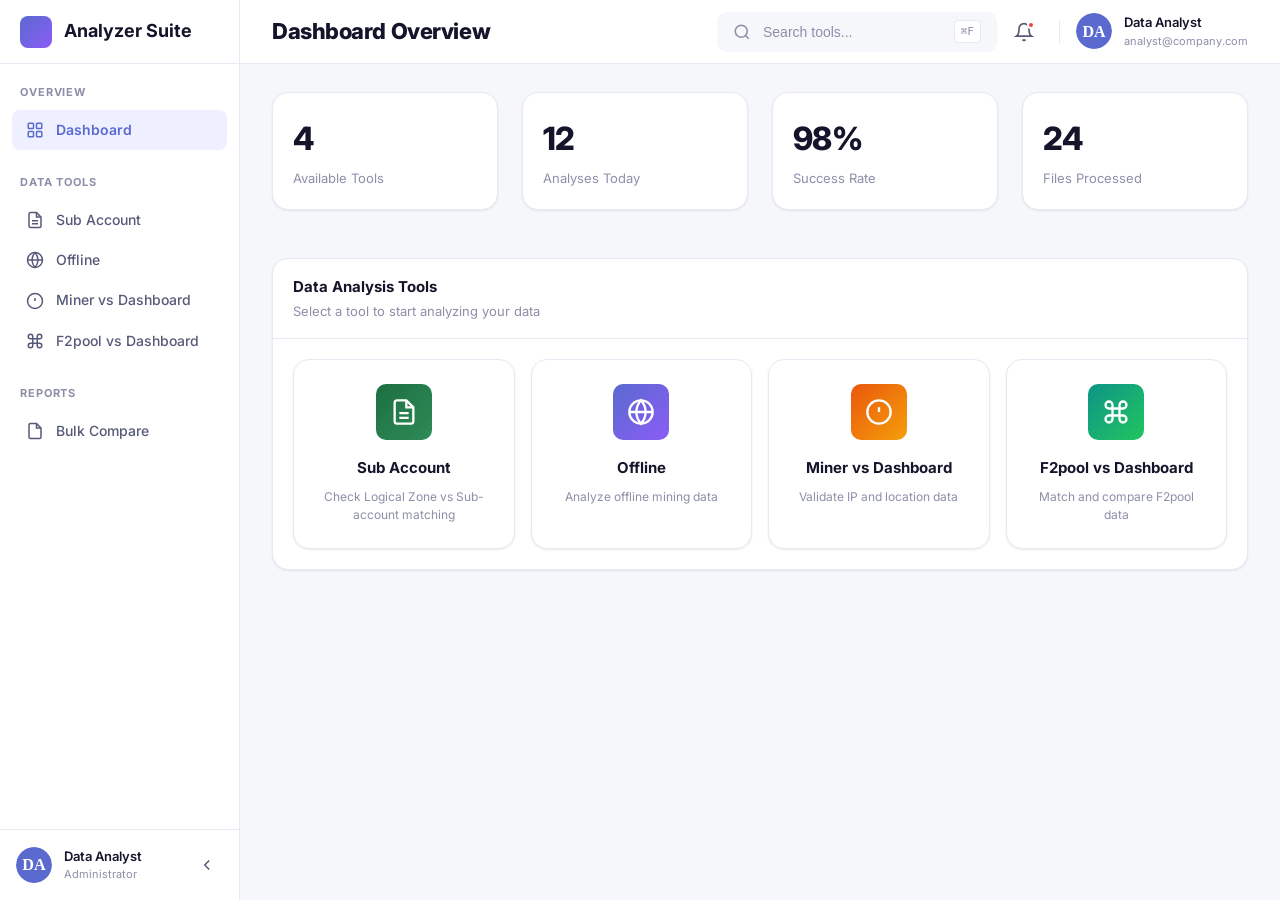
<file: index.html>
<!DOCTYPE html>
<html lang="en">
<head>
    <meta charset="UTF-8">
    <meta name="viewport" content="width=device-width, initial-scale=1.0">
    <title>Data Analyzer Suite - Dashboard</title>
    <link rel="preconnect" href="https://fonts.googleapis.com">
    <link rel="preconnect" href="https://fonts.gstatic.com" crossorigin>
    <link href="https://fonts.googleapis.com/css2?family=Inter:wght@400;500;600;700;800&display=swap" rel="stylesheet">
    <link rel="stylesheet" href="shared-ui.css">
    <link rel="icon" href="/favicon.ico" type="image/x-icon">
    <style>
        /* Custom styles for tool selector tiles */
        .tool-tiles-grid {
            display: grid;
            grid-template-columns: repeat(4, 1fr);
            gap: var(--spacing-16);
            padding: var(--spacing-20);
        }
        
        .tool-tile {
            background: var(--card-surface);
            border: 1px solid var(--border-color);
            border-radius: var(--radius-lg);
            padding: var(--spacing-24);
            text-decoration: none;
            transition: all 0.2s ease;
            box-shadow: var(--shadow-card);
            display: flex;
            flex-direction: column;
            align-items: center;
            text-align: center;
        }
        
        .tool-tile:hover {
            transform: translateY(-4px);
            box-shadow: var(--shadow-hero);
            border-color: var(--brand-indigo);
        }
        
        .tool-tile-icon {
            width: 56px;
            height: 56px;
            border-radius: var(--radius-md);
            display: flex;
            align-items: center;
            justify-content: center;
            margin-bottom: var(--spacing-16);
            font-size: 24px;
        }
        
        .tool-tile-icon.excel {
            background: linear-gradient(135deg, #1D6F42 0%, #2E8B57 100%);
            color: white;
        }
        
        .tool-tile-icon.offline {
            background: linear-gradient(135deg, #5A6ACF 0%, #8B5CF6 100%);
            color: white;
        }
        
        .tool-tile-icon.miner {
            background: linear-gradient(135deg, #EA580C 0%, #F59E0B 100%);
            color: white;
        }
        
        .tool-tile-icon.f2pool {
            background: linear-gradient(135deg, #0D9488 0%, #22C55E 100%);
            color: white;
        }
        
        .tool-tile-title {
            font-size: 15px;
            font-weight: 700;
            color: var(--text-primary);
            margin-bottom: var(--spacing-8);
        }
        
        .tool-tile-desc {
            font-size: 12px;
            color: var(--text-muted);
            line-height: 1.5;
        }
        
        /* Quick stats for dashboard */
        .quick-stats-row {
            display: grid;
            grid-template-columns: repeat(4, 1fr);
            gap: var(--spacing-24);
            margin-bottom: var(--spacing-24);
        }
        
        .quick-stat-card {
            background: var(--card-surface);
            border: 1px solid var(--border-color);
            border-radius: var(--radius-lg);
            padding: var(--spacing-20);
            box-shadow: var(--shadow-card);
        }
        
        .quick-stat-value {
            font-size: 32px;
            font-weight: 800;
            color: var(--text-primary);
            letter-spacing: -0.02em;
        }
        
        .quick-stat-label {
            font-size: 13px;
            color: var(--text-muted);
            margin-top: var(--spacing-4);
        }
    </style>
</head>
<body>
    <div class="dashboard-container">
        <!-- Sidebar -->
        <aside class="sidebar" id="sidebar">
            <div class="sidebar-header">
                <div class="logo-mark">
                    <div class="logo-gradient"></div>
                </div>
                <span class="logo-wordmark">Analyzer Suite</span>
            </div>

            <nav class="sidebar-nav">
                <div class="nav-section">
                    <span class="nav-section-label">Overview</span>
                    <a href="index.html" class="nav-item active">
                        <svg class="nav-icon" width="18" height="18" viewBox="0 0 24 24" fill="none" stroke="currentColor" stroke-width="2">
                            <rect x="3" y="3" width="7" height="7" rx="1"/>
                            <rect x="14" y="3" width="7" height="7" rx="1"/>
                            <rect x="3" y="14" width="7" height="7" rx="1"/>
                            <rect x="14" y="14" width="7" height="7" rx="1"/>
                        </svg>
                        <span>Dashboard</span>
                    </a>
                </div>

                <div class="nav-section">
                    <span class="nav-section-label">Data Tools</span>
                    <a href="excel-analyzer.html" class="nav-item">
                        <svg class="nav-icon" width="18" height="18" viewBox="0 0 24 24" fill="none" stroke="currentColor" stroke-width="2">
                            <path d="M14 2H6a2 2 0 00-2 2v16a2 2 0 002 2h12a2 2 0 002-2V8z"/>
                            <polyline points="14 2 14 8 20 8"/>
                            <line x1="16" y1="13" x2="8" y2="13"/>
                            <line x1="16" y1="17" x2="8" y2="17"/>
                        </svg>
                        <span>Sub Account</span>
                    </a>
                    <a href="offline-analyzer.html" class="nav-item">
                        <svg class="nav-icon" width="18" height="18" viewBox="0 0 24 24" fill="none" stroke="currentColor" stroke-width="2">
                            <circle cx="12" cy="12" r="10"/>
                            <line x1="2" y1="12" x2="22" y2="12"/>
                            <path d="M12 2a15.3 15.3 0 014 10 15.3 15.3 0 01-4 10 15.3 15.3 0 01-4-10 15.3 15.3 0 014-10z"/>
                        </svg>
                        <span>Offline</span>
                    </a>
                    <a href="iplocationvalidator.html" class="nav-item">
                        <svg class="nav-icon" width="18" height="18" viewBox="0 0 24 24" fill="none" stroke="currentColor" stroke-width="2">
                            <circle cx="12" cy="12" r="10"/>
                            <line x1="12" y1="8" x2="12" y2="12"/>
                            <line x1="12" y1="16" x2="12.01" y2="16"/>
                        </svg>
                        <span>Miner vs Dashboard</span>
                    </a>
                    <a href="data-matcher.html" class="nav-item">
                        <svg class="nav-icon" width="18" height="18" viewBox="0 0 24 24" fill="none" stroke="currentColor" stroke-width="2">
                            <path d="M18 3a3 3 0 00-3 3v12a3 3 0 003 3 3 3 0 003-3 3 3 0 00-3-3H6a3 3 0 00-3 3 3 3 0 003 3 3 3 0 003-3V6a3 3 0 00-3-3 3 3 0 00-3 3 3 3 0 003 3h12a3 3 0 003-3 3 3 0 00-3-3z"/>
                        </svg>
                        <span>F2pool vs Dashboard</span>
                    </a>
                </div>

                <div class="nav-section">
                    <span class="nav-section-label">Reports</span>
                    <a href="bulk-compare.html" class="nav-item">
                        <svg class="nav-icon" width="18" height="18" viewBox="0 0 24 24" fill="none" stroke="currentColor" stroke-width="2">
                            <path d="M14 2H6a2 2 0 00-2 2v16a2 2 0 002 2h12a2 2 0 002-2V8z"/>
                            <polyline points="14 2 14 8 20 8"/>
                        </svg>
                        <span>Bulk Compare</span>
                    </a>
                </div>
            </nav>

            <div class="sidebar-footer">
                <div class="user-profile">
                    <img src="data:image/svg+xml,%3Csvg xmlns='http://www.w3.org/2000/svg' viewBox='0 0 40 40'%3E%3Ccircle cx='20' cy='20' r='20' fill='%235A6ACF'/%3E%3Ctext x='20' y='26' text-anchor='middle' fill='white' font-size='18' font-weight='700'%3EDA%3C/text%3E%3C/svg%3E" alt="User" class="avatar">
                    <div class="user-info">
                        <span class="user-name">Data Analyst</span>
                        <span class="user-role">Administrator</span>
                    </div>
                </div>
                <button class="collapse-toggle" onclick="toggleSidebar()" title="Collapse sidebar">
                    <svg width="18" height="18" viewBox="0 0 24 24" fill="none" stroke="currentColor" stroke-width="2">
                        <polyline points="15 18 9 12 15 6"/>
                    </svg>
                </button>
            </div>
        </aside>

        <!-- Main Content Area -->
        <main class="main-content">
            <!-- Navbar -->
            <header class="navbar">
                <div class="navbar-left">
                    <h1 class="page-title">Dashboard Overview</h1>
                </div>
                <div class="navbar-right">
                    <div class="search-bar">
                        <svg class="search-icon" width="18" height="18" viewBox="0 0 24 24" fill="none" stroke="currentColor" stroke-width="2">
                            <circle cx="11" cy="11" r="8"/>
                            <path d="M21 21l-4.35-4.35"/>
                        </svg>
                        <input type="text" placeholder="Search tools..." class="search-input">
                        <kbd class="search-shortcut">⌘F</kbd>
                    </div>
                    <button class="icon-btn" title="Notifications">
                        <svg width="20" height="20" viewBox="0 0 24 24" fill="none" stroke="currentColor" stroke-width="2">
                            <path d="M18 8A6 6 0 006 8c0 7-3 9-3 9h18s-3-2-3-9M13.73 21a2 2 0 01-3.46 0"/>
                        </svg>
                        <span class="notification-dot"></span>
                    </button>
                    <div class="navbar-divider"></div>
                    <div class="user-block">
                        <img src="data:image/svg+xml,%3Csvg xmlns='http://www.w3.org/2000/svg' viewBox='0 0 36 36'%3E%3Ccircle cx='18' cy='18' r='18' fill='%235A6ACF'/%3E%3Ctext x='18' y='24' text-anchor='middle' fill='white' font-size='16' font-weight='700'%3EDA%3C/text%3E%3C/svg%3E" alt="User" class="user-avatar">
                        <div class="user-details">
                            <span class="user-display-name">Data Analyst</span>
                            <span class="user-email">analyst@company.com</span>
                        </div>
                    </div>
                </div>
            </header>

            <!-- Dashboard Content -->
            <div class="dashboard-body">
                <!-- Quick Stats Row -->
                <div class="quick-stats-row">
                    <div class="quick-stat-card">
                        <div class="quick-stat-value">4</div>
                        <div class="quick-stat-label">Available Tools</div>
                    </div>
                    <div class="quick-stat-card">
                        <div class="quick-stat-value">12</div>
                        <div class="quick-stat-label">Analyses Today</div>
                    </div>
                    <div class="quick-stat-card">
                        <div class="quick-stat-value">98%</div>
                        <div class="quick-stat-label">Success Rate</div>
                    </div>
                    <div class="quick-stat-card">
                        <div class="quick-stat-value">24</div>
                        <div class="quick-stat-label">Files Processed</div>
                    </div>
                </div>

                <!-- Tool Selector Section -->
                <div class="list-card">
                    <div class="list-header">
                        <div>
                            <div class="list-title">Data Analysis Tools</div>
                            <div class="card-subtitle">Select a tool to start analyzing your data</div>
                        </div>
                    </div>
                    <div class="tool-tiles-grid">
                        <a href="excel-analyzer.html" class="tool-tile">
                            <div class="tool-tile-icon excel">
                                <svg width="28" height="28" viewBox="0 0 24 24" fill="none" stroke="currentColor" stroke-width="2">
                                    <path d="M14 2H6a2 2 0 00-2 2v16a2 2 0 002 2h12a2 2 0 002-2V8z"/>
                                    <polyline points="14 2 14 8 20 8"/>
                                    <line x1="16" y1="13" x2="8" y2="13"/>
                                    <line x1="16" y1="17" x2="8" y2="17"/>
                                </svg>
                            </div>
                            <div class="tool-tile-title">Sub Account</div>
                            <div class="tool-tile-desc">Check Logical Zone vs Sub-account matching</div>
                        </a>
                        
                        <a href="offline-analyzer.html" class="tool-tile">
                            <div class="tool-tile-icon offline">
                                <svg width="28" height="28" viewBox="0 0 24 24" fill="none" stroke="currentColor" stroke-width="2">
                                    <circle cx="12" cy="12" r="10"/>
                                    <line x1="2" y1="12" x2="22" y2="12"/>
                                    <path d="M12 2a15.3 15.3 0 014 10 15.3 15.3 0 01-4 10 15.3 15.3 0 01-4-10 15.3 15.3 0 014-10z"/>
                                </svg>
                            </div>
                            <div class="tool-tile-title">Offline</div>
                            <div class="tool-tile-desc">Analyze offline mining data</div>
                        </a>
                        
                        <a href="iplocationvalidator.html" class="tool-tile">
                            <div class="tool-tile-icon miner">
                                <svg width="28" height="28" viewBox="0 0 24 24" fill="none" stroke="currentColor" stroke-width="2">
                                    <circle cx="12" cy="12" r="10"/>
                                    <line x1="12" y1="8" x2="12" y2="12"/>
                                    <line x1="12" y1="16" x2="12.01" y2="16"/>
                                </svg>
                            </div>
                            <div class="tool-tile-title">Miner vs Dashboard</div>
                            <div class="tool-tile-desc">Validate IP and location data</div>
                        </a>
                        
                        <a href="data-matcher.html" class="tool-tile">
                            <div class="tool-tile-icon f2pool">
                                <svg width="28" height="28" viewBox="0 0 24 24" fill="none" stroke="currentColor" stroke-width="2">
                                    <path d="M18 3a3 3 0 00-3 3v12a3 3 0 003 3 3 3 0 003-3 3 3 0 00-3-3H6a3 3 0 00-3 3 3 3 0 003 3 3 3 0 003-3V6a3 3 0 00-3-3 3 3 0 00-3 3 3 3 0 003 3h12a3 3 0 003-3 3 3 0 00-3-3z"/>
                                </svg>
                            </div>
                            <div class="tool-tile-title">F2pool vs Dashboard</div>
                            <div class="tool-tile-desc">Match and compare F2pool data</div>
                        </a>
                    </div>
                </div>
            </div>
        </main>
    </div>

    <script src="shared-ui.js"></script>
</body>
</html>
</file>
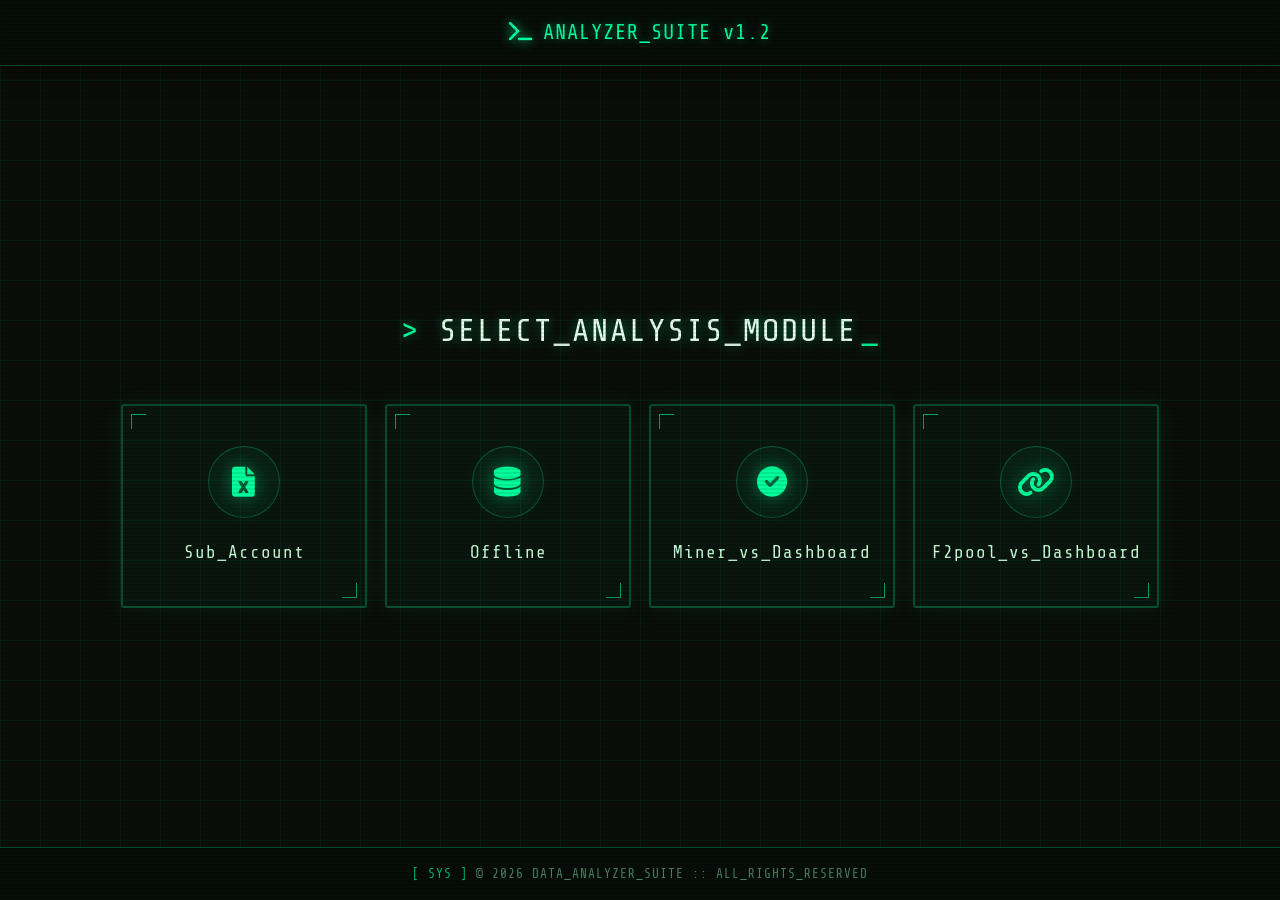
<file: 007/index.html>
<!DOCTYPE html>
<html lang="id">

<head>
    <meta charset="UTF-8">
    <meta name="viewport" content="width=device-width, initial-scale=1.0">
    <title>Data Analyzer Suite</title>
    <link rel="stylesheet" href="index.css">
    <link rel="icon" href="/favicon.ico" type="image/x-icon">
    <link href="https://cdnjs.cloudflare.com/ajax/libs/font-awesome/6.0.0/css/all.min.css" rel="stylesheet">
</head>

<body>
    <!-- Navigation -->
    <nav class="navbar">
        <div class="nav-container">
            <div class="nav-logo">
                <i class="fas fa-terminal"></i>
                <span>ANALYZER_SUITE v1.2</span>
            </div>

            <!-- Elemen T-Rex Animation -->
          

        </div>
    </nav>


    <!-- Main Dashboard -->
    <div class="container main-dashboard">
        <div class="dashboard-header">
            <h1>SELECT_ANALYSIS_MODULE</h1>
        </div>

        <div class="tools-grid">
            <!-- Excel Analyzer -->
            <a href="excel-analyzer.html" class="tool-card-link">
                <div class="tool-card">
                    <div class="tool-icon">
                        <i class="fas fa-file-excel"></i>
                    </div>
                    <h3 class="tool-title">Sub_Account</h3>
                </div>
            </a>

            <!-- Offline Analyzer -->
            <a href="offline-analyzer.html" class="tool-card-link">
                <div class="tool-card">
                    <div class="tool-icon">
                        <i class="fas fa-database"></i>
                    </div>
                    <h3 class="tool-title">Offline</h3>
                </div>
            </a>

            <!-- IP & Location Validator -->
            <a href="iplocationvalidator.html" class="tool-card-link">
                <div class="tool-card">
                    <div class="tool-icon">
                        <i class="fas fa-check-circle"></i>
                    </div>
                    <h3 class="tool-title">Miner_vs_Dashboard</h3>
                </div>
            </a>

            <!-- Data Matcher -->
            <a href="data-matcher.html" class="tool-card-link">
                <div class="tool-card">
                    <div class="tool-icon">
                        <i class="fas fa-link"></i>
                    </div>
                    <h3 class="tool-title">F2pool_vs_Dashboard</h3>
                </div>
            </a>
        </div>
    </div>

    <!-- Footer -->
    <div class="footer-bottom">
        <p>&copy; 2026 DATA_ANALYZER_SUITE :: ALL_RIGHTS_RESERVED</p>
    </div>
</body>

</html>
</file>
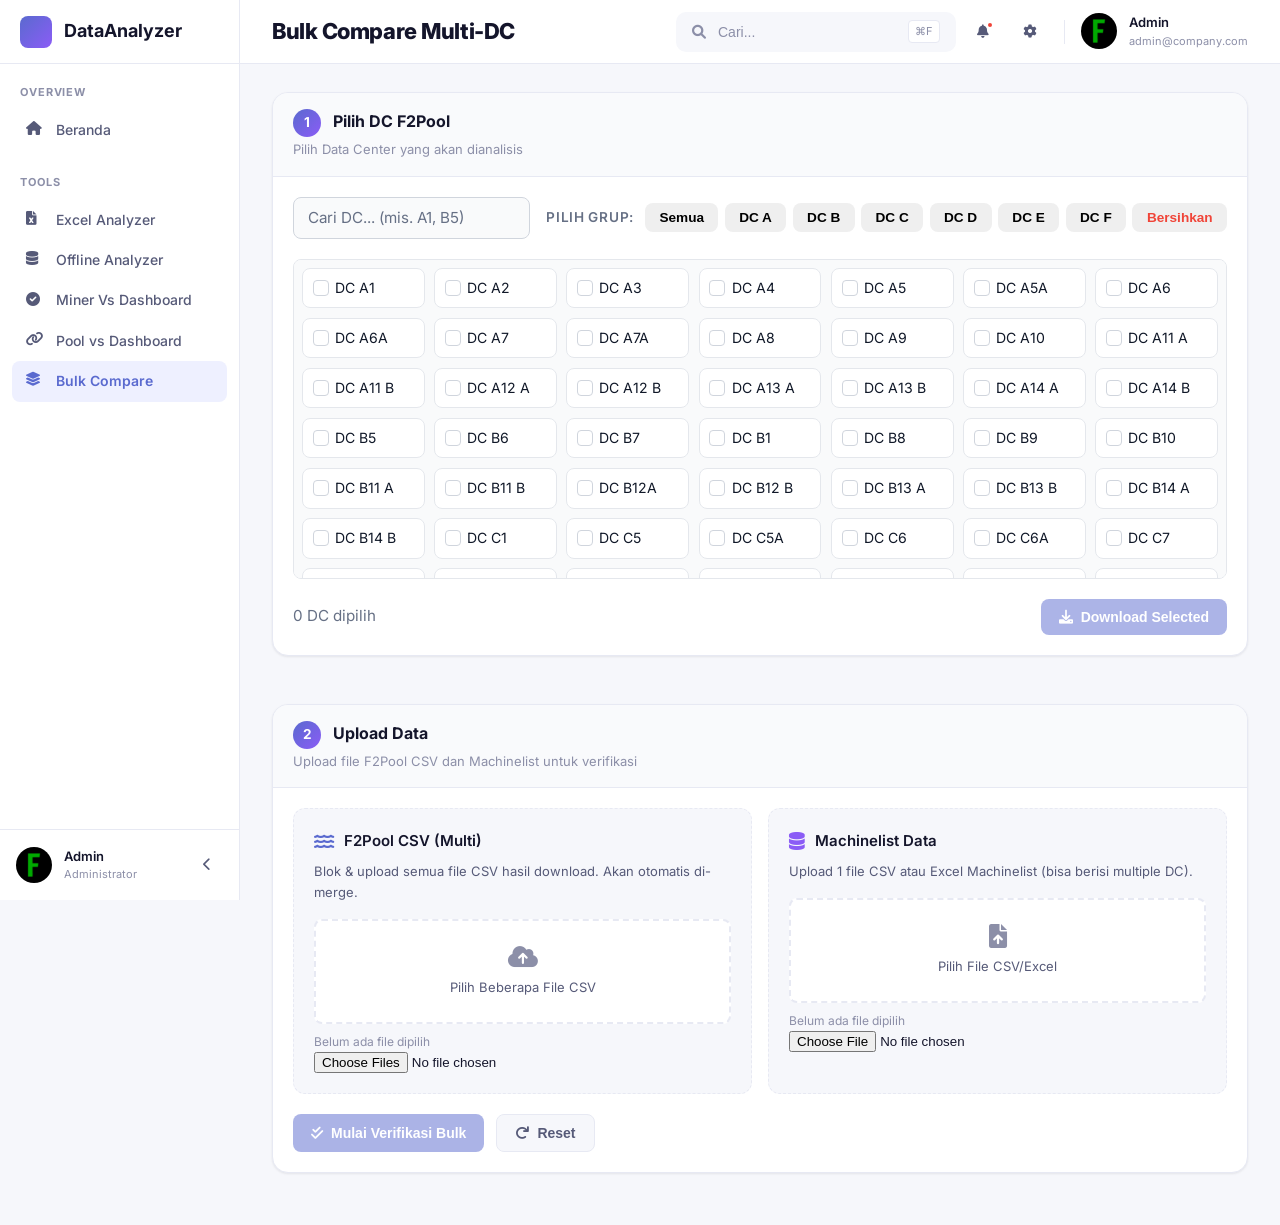
<file: bulk-compare.html>
<!DOCTYPE html>
<html lang="id">
<head>
    <meta charset="UTF-8">
    <meta name="viewport" content="width=device-width, initial-scale=1.0">
    <title>Bulk Compare - Pool vs Dashboard - DataAnalyzer</title>
    <link rel="stylesheet" href="shared-ui.css">
    <link rel="stylesheet" href="data-matcher.css">
    <link rel="stylesheet" href="bulk-compare.css">
    <link href="https://cdnjs.cloudflare.com/ajax/libs/font-awesome/6.0.0/css/all.min.css" rel="stylesheet">
    <link href="https://fonts.googleapis.com/css2?family=Inter:wght@400;500;600;700;800&display=swap" rel="stylesheet">
</head>
<body>
    <div class="dashboard-container">
        <!-- Sidebar -->
        <aside class="sidebar" id="sidebar">
            <div class="sidebar-header">
                <div class="logo-mark">
                    <div class="logo-gradient"></div>
                </div>
                <span class="logo-wordmark">DataAnalyzer</span>
            </div>
            
            <nav class="sidebar-nav">
                <div class="nav-section">
                    <span class="nav-section-label">OVERVIEW</span>
                    <a href="index.html" class="nav-item">
                        <i class="fas fa-home nav-icon"></i>
                        <span>Beranda</span>
                    </a>
                </div>
                
                <div class="nav-section">
                    <span class="nav-section-label">TOOLS</span>
                    <a href="excel-analyzer.html" class="nav-item">
                        <i class="fas fa-file-excel nav-icon"></i>
                        <span>Excel Analyzer</span>
                    </a>
                    <a href="offline-analyzer.html" class="nav-item">
                        <i class="fas fa-database nav-icon"></i>
                        <span>Offline Analyzer</span>
                    </a>
                    <a href="iplocationvalidator.html" class="nav-item">
                        <i class="fas fa-check-circle nav-icon"></i>
                        <span>Miner Vs Dashboard</span>
                    </a>
                    <a href="data-matcher.html" class="nav-item">
                        <i class="fas fa-link nav-icon"></i>
                        <span>Pool vs Dashboard</span>
                    </a>
                    <a href="bulk-compare.html" class="nav-item active">
                        <i class="fas fa-layer-group nav-icon"></i>
                        <span>Bulk Compare</span>
                    </a>
                </div>
            </nav>
            
            <div class="sidebar-footer">
                <div class="user-profile">
                    <img src="favicon.ico" alt="User" class="avatar">
                    <div class="user-info">
                        <span class="user-name">Admin</span>
                        <span class="user-role">Administrator</span>
                    </div>
                </div>
                <button class="collapse-toggle" onclick="toggleSidebar()">
                    <i class="fas fa-chevron-left"></i>
                </button>
            </div>
        </aside>
        
        <!-- Main Content -->
        <main class="main-content">
            <!-- Navbar -->
            <nav class="navbar">
                <div class="navbar-left">
                    <h1 class="page-title">Bulk Compare Multi-DC</h1>
                </div>
                <div class="navbar-right">
                    <div class="search-bar">
                        <i class="fas fa-search search-icon"></i>
                        <input type="text" class="search-input" placeholder="Cari...">
                        <span class="search-shortcut">⌘F</span>
                    </div>
                    <button class="icon-btn">
                        <i class="fas fa-bell"></i>
                        <span class="notification-dot"></span>
                    </button>
                    <button class="icon-btn">
                        <i class="fas fa-cog"></i>
                    </button>
                    <div class="navbar-divider"></div>
                    <div class="user-block">
                        <img src="favicon.ico" alt="User" class="user-avatar">
                        <div class="user-details">
                            <span class="user-display-name">Admin</span>
                            <span class="user-email">admin@company.com</span>
                        </div>
                    </div>
                </div>
            </nav>
            
            <!-- Page Content -->
            <div class="dashboard-body">
                <!-- Step 1: Pilih DC -->
                <div class="content-card">
                    <div class="card-header">
                        <div>
                            <h3 class="card-title"><span class="step-badge">1</span> Pilih DC F2Pool</h3>
                            <p class="card-subtitle">Pilih Data Center yang akan dianalisis</p>
                        </div>
                    </div>
                    <div class="card-content">
                        <div class="dc-toolbar">
                            <input type="text" id="dcSearch" class="modern-search-input" placeholder="Cari DC... (mis. A1, B5)">
                            <div class="dc-group-buttons">
                                <span class="group-label">Pilih Grup:</span>
                                <button class="btn-modern btn-sm" data-group="all">Semua</button>
                                <button class="btn-modern btn-sm" data-group="A">DC A</button>
                                <button class="btn-modern btn-sm" data-group="B">DC B</button>
                                <button class="btn-modern btn-sm" data-group="C">DC C</button>
                                <button class="btn-modern btn-sm" data-group="D">DC D</button>
                                <button class="btn-modern btn-sm" data-group="E">DC E</button>
                                <button class="btn-modern btn-sm" data-group="F">DC F</button>
                                <button class="btn-modern btn-sm btn-clear" data-group="">Bersihkan</button>
                            </div>
                        </div>

                        <div class="dc-checkbox-grid" id="dcCheckboxGrid"></div>

                        <div class="dc-action-row">
                            <span class="dc-selected-count" id="dcSelectedCount">0 DC dipilih</span>
                            <button id="dcDownloadBtn" class="btn-modern btn-primary" disabled>
                                <i class="fas fa-download"></i> Download Selected
                            </button>
                        </div>

                        <div class="dc-progress-wrapper" id="dcProgressWrapper" style="display: none;">
                            <div class="dc-progress-bar"><div class="dc-progress-fill" id="dcProgressFill"></div></div>
                            <span class="dc-progress-text" id="dcProgressText">0 / 0</span>
                        </div>
                    </div>
                </div>

                <!-- Step 2: Upload Data -->
                <div class="content-card">
                    <div class="card-header">
                        <div>
                            <h3 class="card-title"><span class="step-badge">2</span> Upload Data</h3>
                            <p class="card-subtitle">Upload file F2Pool CSV dan Machinelist untuk verifikasi</p>
                        </div>
                    </div>
                    <div class="card-content">
                        <div class="upload-grid">
                            <div class="upload-box-modern">
                                <div class="upload-header">
                                    <i class="fas fa-water upload-icon" style="color: #5A6ACF;"></i>
                                    <h4>F2Pool CSV (Multi)</h4>
                                </div>
                                <p class="upload-description">Blok & upload semua file CSV hasil download. Akan otomatis di-merge.</p>
                                
                                <label class="file-drop-zone" for="f2poolFiles">
                                    <i class="fas fa-cloud-upload-alt"></i>
                                    <span>Pilih Beberapa File CSV</span>
                                </label>
                                <span class="file-name-display" id="f2poolName">Belum ada file dipilih</span>
                                <input type="file" id="f2poolFiles" accept=".csv" multiple />
                            </div>

                            <div class="upload-box-modern">
                                <div class="upload-header">
                                    <i class="fas fa-database upload-icon" style="color: #8B5CF6;"></i>
                                    <h4>Machinelist Data</h4>
                                </div>
                                <p class="upload-description">Upload 1 file CSV atau Excel Machinelist (bisa berisi multiple DC).</p>
                                
                                <label class="file-drop-zone" for="machinelistFile">
                                    <i class="fas fa-file-upload"></i>
                                    <span>Pilih File CSV/Excel</span>
                                </label>
                                <span class="file-name-display" id="machinelistName">Belum ada file dipilih</span>
                                <input type="file" id="machinelistFile" accept=".csv,.xlsx" />
                            </div>
                        </div>
                        
                        <div class="action-buttons-row">
                            <button id="matchBtn" class="btn-modern btn-primary" disabled>
                                <i class="fas fa-check-double"></i> Mulai Verifikasi Bulk
                            </button>
                            <button id="clearBtn" class="btn-modern btn-secondary">
                                <i class="fas fa-redo"></i> Reset
                            </button>
                        </div>
                    </div>
                </div>

                <!-- Results Section -->
                <div class="content-card" id="resultsSection" style="display: none;">
                    <div class="card-header">
                        <div>
                            <h3 class="card-title">Hasil Verifikasi</h3>
                            <p class="card-subtitle">Hasil matching data bulk multi-DC</p>
                        </div>
                        <div class="filter-section-modern" id="filterSection"></div>
                    </div>
                    <div class="card-content">
                        <div id="message" class="message-modern"></div>
                        
                        <!-- Stats Section -->
                        <div class="stats-grid" id="stats"></div>

                        <!-- Per-DC Summary -->
                        <div id="dcSummarySection" class="dc-summary-section" style="display: none;">
                            <h4 class="dc-summary-title"><i class="fas fa-th-large"></i> Breakdown per DC</h4>
                            <div class="dc-summary-grid" id="dcSummaryGrid"></div>
                        </div>

                        <!-- Filter Buttons -->
                        

                        <!-- Results Table -->
                        <div class="table-container">
                            <table class="modern-table" id="resultsTable" style="display: none;">
                                <thead>
                                    <tr>
                                        <th class="sortable" data-column="dc">DC <span class="sort-indicator"></span></th>
                                        <th class="sortable" data-column="ip">IP <span class="sort-indicator"></span></th>
                                    </tr>
                                </thead>
                                <tbody id="resultsBody"></tbody>
                            </table>
                            
                            <div class="table-pagination">
                                <span class="pagination-info">Showing 0–0 of 0</span>
                                <div class="pagination-controls">
                                    <button class="page-btn" disabled><i class="fas fa-chevron-left"></i></button>
                                    <button class="page-btn active">1</button>
                                    <button class="page-btn"><i class="fas fa-chevron-right"></i></button>
                                </div>
                            </div>
                        </div>

                        <div id="noData" class="empty-state">
                            <div class="empty-icon">
                                <i class="fas fa-inbox"></i>
                            </div>
                            <h4>Tidak ada hasil</h4>
                            <p>Silakan upload data dan mulai verifikasi untuk melihat hasil</p>
                        </div>
                    </div>
                </div>
            </div><!-- End dashboard-body -->
        </main>
    </div>

    <!-- Load XLSX library for Excel support -->
    <script src="https://cdn.sheetjs.com/xlsx-0.18.5/package/dist/xlsx.full.min.js"></script>

    <!-- Load Master Data for IP logic -->
    <script src="master-data.js"></script>

    <!-- Load F2Pool DC Links for download URLs -->
    <script src="f2pool-dc-links.js"></script>

    <!-- Load Shared UI JavaScript -->
    <script src="shared-ui.js"></script>

    <!-- Load Bulk Compare logic -->
    <script src="bulk-compare.js"></script>
</body>
</html>
</file>
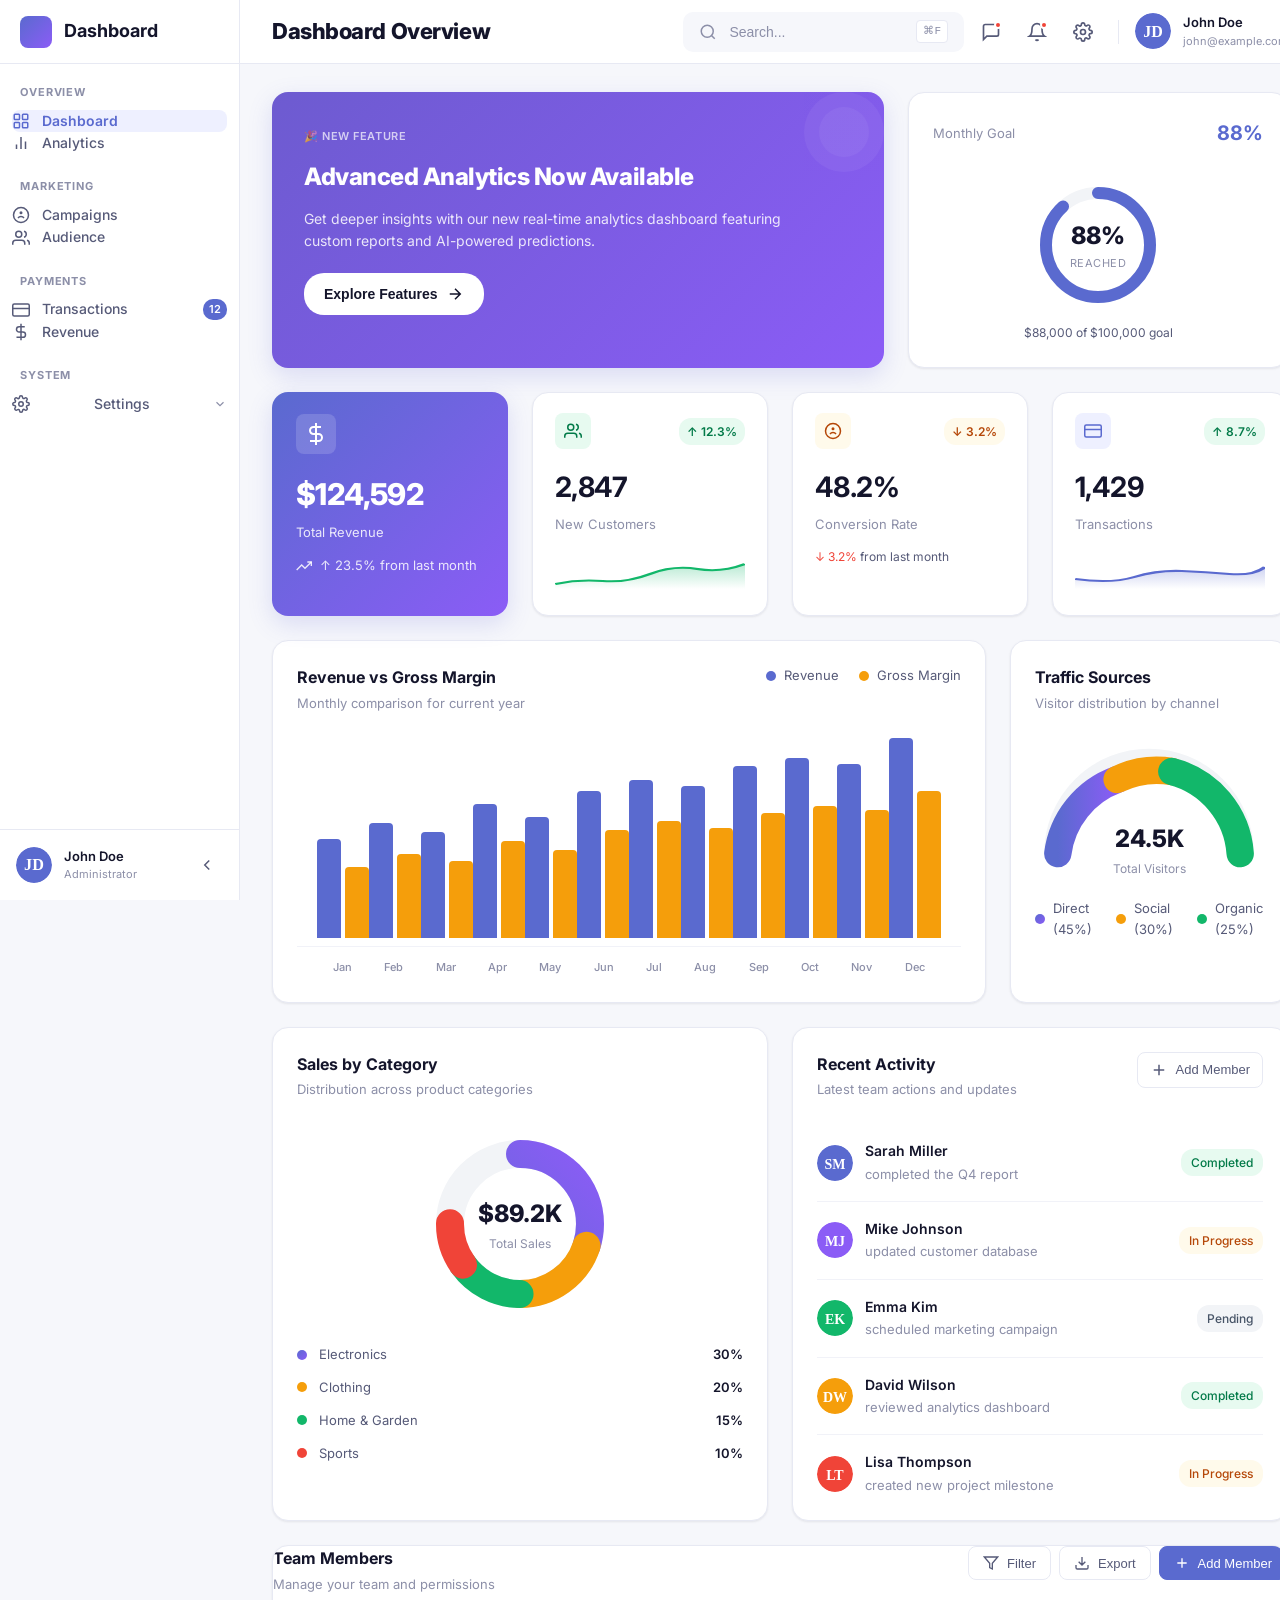
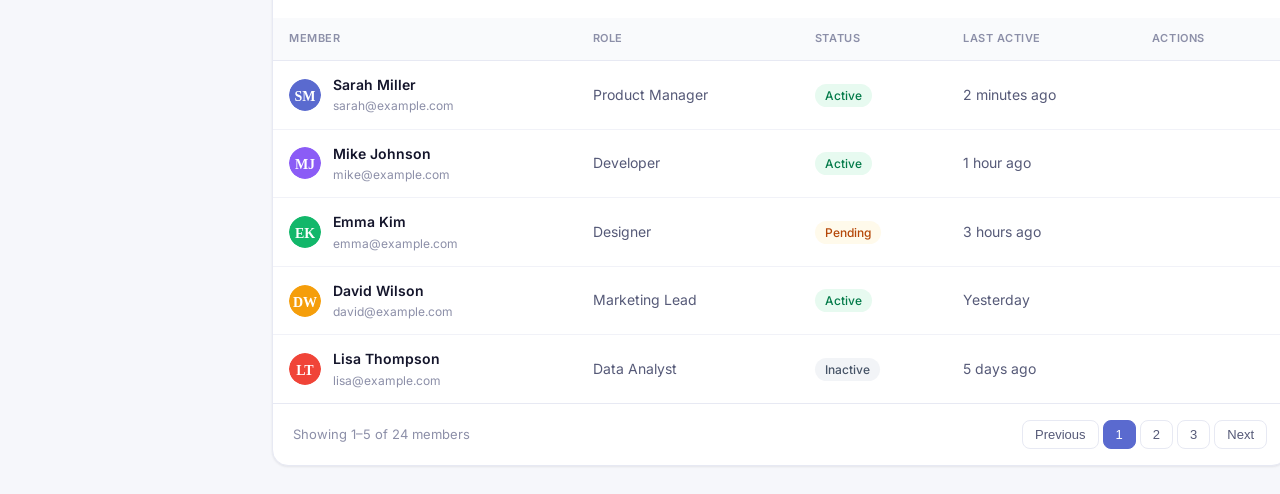
<file: dashboard.html>
<!DOCTYPE html>
<html lang="en">
<head>
    <meta charset="UTF-8">
    <meta name="viewport" content="width=device-width, initial-scale=1.0">
    <title>Admin Dashboard</title>
    <link rel="preconnect" href="https://fonts.googleapis.com">
    <link rel="preconnect" href="https://fonts.gstatic.com" crossorigin>
    <link href="https://fonts.googleapis.com/css2?family=Inter:wght@400;500;600;700;800&display=swap" rel="stylesheet">
    <link rel="stylesheet" href="dashboard.css">
</head>
<body>
    <div class="dashboard-container">
        <!-- Sidebar -->
        <aside class="sidebar" id="sidebar">
            <div class="sidebar-header">
                <div class="logo-mark">
                    <div class="logo-gradient"></div>
                </div>
                <span class="logo-wordmark">Dashboard</span>
            </div>

            <nav class="sidebar-nav">
                <div class="nav-section">
                    <span class="nav-section-label">Overview</span>
                    <a href="#" class="nav-item active">
                        <svg class="nav-icon" width="18" height="18" viewBox="0 0 24 24" fill="none" stroke="currentColor" stroke-width="2">
                            <rect x="3" y="3" width="7" height="7" rx="1"/>
                            <rect x="14" y="3" width="7" height="7" rx="1"/>
                            <rect x="3" y="14" width="7" height="7" rx="1"/>
                            <rect x="14" y="14" width="7" height="7" rx="1"/>
                        </svg>
                        <span>Dashboard</span>
                    </a>
                    <a href="#" class="nav-item">
                        <svg class="nav-icon" width="18" height="18" viewBox="0 0 24 24" fill="none" stroke="currentColor" stroke-width="2">
                            <path d="M18 20V10M12 20V4M6 20v-6"/>
                        </svg>
                        <span>Analytics</span>
                    </a>
                </div>

                <div class="nav-section">
                    <span class="nav-section-label">Marketing</span>
                    <a href="#" class="nav-item">
                        <svg class="nav-icon" width="18" height="18" viewBox="0 0 24 24" fill="none" stroke="currentColor" stroke-width="2">
                            <circle cx="12" cy="12" r="10"/>
                            <path d="M16 16s-1.5-2-4-2-4 2-4 2"/>
                            <circle cx="12" cy="9" r="1"/>
                        </svg>
                        <span>Campaigns</span>
                    </a>
                    <a href="#" class="nav-item">
                        <svg class="nav-icon" width="18" height="18" viewBox="0 0 24 24" fill="none" stroke="currentColor" stroke-width="2">
                            <path d="M17 21v-2a4 4 0 00-4-4H5a4 4 0 00-4 4v2"/>
                            <circle cx="9" cy="7" r="4"/>
                            <path d="M23 21v-2a4 4 0 00-3-3.87M16 3.13a4 4 0 010 7.75"/>
                        </svg>
                        <span>Audience</span>
                    </a>
                </div>

                <div class="nav-section">
                    <span class="nav-section-label">Payments</span>
                    <a href="#" class="nav-item">
                        <svg class="nav-icon" width="18" height="18" viewBox="0 0 24 24" fill="none" stroke="currentColor" stroke-width="2">
                            <rect x="1" y="4" width="22" height="16" rx="2"/>
                            <line x1="1" y1="10" x2="23" y2="10"/>
                        </svg>
                        <span>Transactions</span>
                        <span class="nav-badge">12</span>
                    </a>
                    <a href="#" class="nav-item">
                        <svg class="nav-icon" width="18" height="18" viewBox="0 0 24 24" fill="none" stroke="currentColor" stroke-width="2">
                            <line x1="12" y1="1" x2="12" y2="23"/>
                            <path d="M17 5H9.5a3.5 3.5 0 000 7h5a3.5 3.5 0 010 7H6"/>
                        </svg>
                        <span>Revenue</span>
                    </a>
                </div>

                <div class="nav-section">
                    <span class="nav-section-label">System</span>
                    <div class="nav-item has-submenu" onclick="toggleSubmenu(this)">
                        <svg class="nav-icon" width="18" height="18" viewBox="0 0 24 24" fill="none" stroke="currentColor" stroke-width="2">
                            <circle cx="12" cy="12" r="3"/>
                            <path d="M19.4 15a1.65 1.65 0 00.33 1.82l.06.06a2 2 0 010 2.83 2 2 0 01-2.83 0l-.06-.06a1.65 1.65 0 00-1.82-.33 1.65 1.65 0 00-1 1.51V21a2 2 0 01-2 2 2 2 0 01-2-2v-.09A1.65 1.65 0 009 19.4a1.65 1.65 0 00-1.82.33l-.06.06a2 2 0 01-2.83 0 2 2 0 010-2.83l.06-.06a1.65 1.65 0 00.33-1.82 1.65 1.65 0 00-1.51-1H3a2 2 0 01-2-2 2 2 0 012-2h.09A1.65 1.65 0 004.6 9a1.65 1.65 0 00-.33-1.82l-.06-.06a2 2 0 010-2.83 2 2 0 012.83 0l.06.06a1.65 1.65 0 001.82.33H9a1.65 1.65 0 001-1.51V3a2 2 0 012-2 2 2 0 012 2v.09a1.65 1.65 0 001 1.51 1.65 1.65 0 001.82-.33l.06-.06a2 2 0 012.83 0 2 2 0 010 2.83l-.06.06a1.65 1.65 0 00-.33 1.82V9a1.65 1.65 0 001.51 1H21a2 2 0 012 2 2 2 0 01-2 2h-.09a1.65 1.65 0 00-1.51 1z"/>
                        </svg>
                        <span>Settings</span>
                        <svg class="chevron" width="14" height="14" viewBox="0 0 24 24" fill="none" stroke="currentColor" stroke-width="2">
                            <polyline points="6 9 12 15 18 9"/>
                        </svg>
                    </div>
                    <div class="nav-submenu">
                        <a href="#" class="nav-subitem">General</a>
                        <a href="#" class="nav-subitem">Security</a>
                        <a href="#" class="nav-subitem">Integrations</a>
                    </div>
                </div>
            </nav>

            <div class="sidebar-footer">
                <div class="user-profile">
                    <img src="data:image/svg+xml,%3Csvg xmlns='http://www.w3.org/2000/svg' viewBox='0 0 40 40'%3E%3Ccircle cx='20' cy='20' r='20' fill='%235A6ACF'/%3E%3Ctext x='20' y='26' text-anchor='middle' fill='white' font-size='18' font-weight='700'%3EJD%3C/text%3E%3C/svg%3E" alt="User" class="avatar">
                    <div class="user-info">
                        <span class="user-name">John Doe</span>
                        <span class="user-role">Administrator</span>
                    </div>
                </div>
                <button class="collapse-toggle" onclick="toggleSidebar()" title="Collapse sidebar">
                    <svg width="18" height="18" viewBox="0 0 24 24" fill="none" stroke="currentColor" stroke-width="2">
                        <polyline points="15 18 9 12 15 6"/>
                    </svg>
                </button>
            </div>
        </aside>

        <!-- Main Content Area -->
        <main class="main-content">
            <!-- Navbar -->
            <header class="navbar">
                <div class="navbar-left">
                    <h1 class="page-title">Dashboard Overview</h1>
                </div>
                <div class="navbar-right">
                    <div class="search-bar">
                        <svg class="search-icon" width="18" height="18" viewBox="0 0 24 24" fill="none" stroke="currentColor" stroke-width="2">
                            <circle cx="11" cy="11" r="8"/>
                            <path d="M21 21l-4.35-4.35"/>
                        </svg>
                        <input type="text" placeholder="Search..." class="search-input">
                        <kbd class="search-shortcut">⌘F</kbd>
                    </div>
                    <button class="icon-btn" title="Messages">
                        <svg width="20" height="20" viewBox="0 0 24 24" fill="none" stroke="currentColor" stroke-width="2">
                            <path d="M21 15a2 2 0 01-2 2H7l-4 4V5a2 2 0 012-2h14a2 2 0 012 2z"/>
                        </svg>
                        <span class="notification-dot"></span>
                    </button>
                    <button class="icon-btn" title="Notifications">
                        <svg width="20" height="20" viewBox="0 0 24 24" fill="none" stroke="currentColor" stroke-width="2">
                            <path d="M18 8A6 6 0 006 8c0 7-3 9-3 9h18s-3-2-3-9M13.73 21a2 2 0 01-3.46 0"/>
                        </svg>
                        <span class="notification-dot"></span>
                    </button>
                    <button class="icon-btn" title="Settings">
                        <svg width="20" height="20" viewBox="0 0 24 24" fill="none" stroke="currentColor" stroke-width="2">
                            <circle cx="12" cy="12" r="3"/>
                            <path d="M19.4 15a1.65 1.65 0 00.33 1.82l.06.06a2 2 0 010 2.83 2 2 0 01-2.83 0l-.06-.06a1.65 1.65 0 00-1.82-.33 1.65 1.65 0 00-1 1.51V21a2 2 0 01-2 2 2 2 0 01-2-2v-.09A1.65 1.65 0 009 19.4a1.65 1.65 0 00-1.82.33l-.06.06a2 2 0 01-2.83 0 2 2 0 010-2.83l.06-.06a1.65 1.65 0 00.33-1.82 1.65 1.65 0 00-1.51-1H3a2 2 0 01-2-2 2 2 0 012-2h.09A1.65 1.65 0 004.6 9a1.65 1.65 0 00-.33-1.82l-.06-.06a2 2 0 010-2.83 2 2 0 012.83 0l.06.06a1.65 1.65 0 001.82.33H9a1.65 1.65 0 001-1.51V3a2 2 0 012-2 2 2 0 012 2v.09a1.65 1.65 0 001 1.51 1.65 1.65 0 001.82-.33l.06-.06a2 2 0 012.83 0 2 2 0 010 2.83l-.06.06a1.65 1.65 0 00-.33 1.82V9a1.65 1.65 0 001.51 1H21a2 2 0 012 2 2 2 0 01-2 2h-.09a1.65 1.65 0 00-1.51 1z"/>
                        </svg>
                    </button>
                    <div class="navbar-divider"></div>
                    <div class="user-block">
                        <img src="data:image/svg+xml,%3Csvg xmlns='http://www.w3.org/2000/svg' viewBox='0 0 36 36'%3E%3Ccircle cx='18' cy='18' r='18' fill='%235A6ACF'/%3E%3Ctext x='18' y='24' text-anchor='middle' fill='white' font-size='16' font-weight='700'%3EJD%3C/text%3E%3C/svg%3E" alt="User" class="user-avatar">
                        <div class="user-details">
                            <span class="user-display-name">John Doe</span>
                            <span class="user-email">john@example.com</span>
                        </div>
                    </div>
                </div>
            </header>

            <!-- Dashboard Content -->
            <div class="dashboard-body">
                <!-- Hero Banner Row -->
                <div class="hero-row">
                    <div class="hero-banner">
                        <div class="hero-decoration">
                            <svg width="120" height="120" viewBox="0 0 120 120" fill="rgba(255,255,255,0.1)">
                                <circle cx="60" cy="60" r="40"/>
                                <circle cx="60" cy="60" r="25"/>
                            </svg>
                        </div>
                        <span class="hero-eyebrow">🎉 New Feature</span>
                        <h2 class="hero-headline">Advanced Analytics Now Available</h2>
                        <p class="hero-description">Get deeper insights with our new real-time analytics dashboard featuring custom reports and AI-powered predictions.</p>
                        <button class="hero-cta">
                            <span>Explore Features</span>
                            <svg width="18" height="18" viewBox="0 0 24 24" fill="none" stroke="currentColor" stroke-width="2">
                                <path d="M5 12h14M12 5l7 7-7 7"/>
                            </svg>
                        </button>
                    </div>
                    <div class="hero-stat-widget">
                        <div class="stat-widget-header">
                            <span class="stat-widget-label">Monthly Goal</span>
                            <span class="stat-widget-value">88%</span>
                        </div>
                        <div class="circular-progress">
                            <svg viewBox="0 0 120 120">
                                <circle class="progress-bg" cx="60" cy="60" r="52"/>
                                <circle class="progress-bar" cx="60" cy="60" r="52" stroke-dasharray="326.73" stroke-dashoffset="38.81"/>
                            </svg>
                            <div class="progress-center">
                                <span class="progress-percentage">88%</span>
                                <span class="progress-label">Reached</span>
                            </div>
                        </div>
                        <div class="stat-widget-footer">
                            <span class="stat-widget-sublabel">$88,000 of $100,000 goal</span>
                        </div>
                    </div>
                </div>

                <!-- Metric Cards Row -->
                <div class="metrics-grid">
                    <!-- Gradient Hero Card -->
                    <div class="metric-card gradient-hero" style="background: linear-gradient(135deg, #5A6ACF 0%, #8B5CF6 100%);">
                        <button class="card-view-more">
                            <svg width="18" height="18" viewBox="0 0 24 24" fill="none" stroke="currentColor" stroke-width="2">
                                <path d="M1 12s4-8 11-8 11 8 11 8-4 8-11 8-11-8-11-8z"/>
                                <circle cx="12" cy="12" r="3"/>
                            </svg>
                        </button>
                        <div class="metric-icon-wrapper">
                            <div class="metric-icon">
                                <svg width="24" height="24" viewBox="0 0 24 24" fill="none" stroke="currentColor" stroke-width="2">
                                    <line x1="12" y1="1" x2="12" y2="23"/>
                                    <path d="M17 5H9.5a3.5 3.5 0 000 7h5a3.5 3.5 0 010 7H6"/>
                                </svg>
                            </div>
                        </div>
                        <div class="metric-value">$124,592</div>
                        <div class="metric-label">Total Revenue</div>
                        <div class="metric-trend">
                            <svg width="16" height="16" viewBox="0 0 24 24" fill="none" stroke="currentColor" stroke-width="2">
                                <polyline points="23 6 13.5 15.5 8.5 10.5 1 18"/>
                                <polyline points="17 6 23 6 23 12"/>
                            </svg>
                            <span>↑ 23.5% from last month</span>
                        </div>
                    </div>

                    <!-- Flat Data Card 1 -->
                    <div class="metric-card flat-data">
                        <div class="flat-card-header">
                            <div class="flat-card-icon" style="background: #E7FAF0;">
                                <svg width="18" height="18" viewBox="0 0 24 24" fill="none" stroke="#027A48" stroke-width="2">
                                    <path d="M17 21v-2a4 4 0 00-4-4H5a4 4 0 00-4 4v2"/>
                                    <circle cx="9" cy="7" r="4"/>
                                    <path d="M23 21v-2a4 4 0 00-3-3.87M16 3.13a4 4 0 010 7.75"/>
                                </svg>
                            </div>
                            <span class="trend-badge success">↑ 12.3%</span>
                        </div>
                        <div class="metric-value flat">2,847</div>
                        <div class="metric-label flat">New Customers</div>
                        <svg class="sparkline" viewBox="0 0 80 30" preserveAspectRatio="none">
                            <defs>
                                <linearGradient id="sparkGradient1" x1="0%" y1="0%" x2="0%" y2="100%">
                                    <stop offset="0%" style="stop-color:#12B76A;stop-opacity:0.3" />
                                    <stop offset="100%" style="stop-color:#12B76A;stop-opacity:0" />
                                </linearGradient>
                            </defs>
                            <path d="M0,25 Q10,20 20,22 T40,15 T60,10 T80,5 L80,30 L0,30 Z" fill="url(#sparkGradient1)"/>
                            <path d="M0,25 Q10,20 20,22 T40,15 T60,10 T80,5" fill="none" stroke="#12B76A" stroke-width="2"/>
                        </svg>
                    </div>

                    <!-- Flat Data Card 2 -->
                    <div class="metric-card flat-data">
                        <div class="flat-card-header">
                            <div class="flat-card-icon" style="background: #FFFAEB;">
                                <svg width="18" height="18" viewBox="0 0 24 24" fill="none" stroke="#B54708" stroke-width="2">
                                    <circle cx="12" cy="12" r="10"/>
                                    <path d="M16 16s-1.5-2-4-2-4 2-4 2"/>
                                    <circle cx="12" cy="9" r="1"/>
                                </svg>
                            </div>
                            <span class="trend-badge warning">↓ 3.2%</span>
                        </div>
                        <div class="metric-value flat">48.2%</div>
                        <div class="metric-label flat">Conversion Rate</div>
                        <div class="comparison-text">
                            <span style="color: #F04438;">↓ 3.2%</span> from last month
                        </div>
                    </div>

                    <!-- Flat Data Card 3 -->
                    <div class="metric-card flat-data">
                        <div class="flat-card-header">
                            <div class="flat-card-icon" style="background: #EEF0FF;">
                                <svg width="18" height="18" viewBox="0 0 24 24" fill="none" stroke="#5A6ACF" stroke-width="2">
                                    <rect x="1" y="4" width="22" height="16" rx="2"/>
                                    <line x1="1" y1="10" x2="23" y2="10"/>
                                </svg>
                            </div>
                            <span class="trend-badge success">↑ 8.7%</span>
                        </div>
                        <div class="metric-value flat">1,429</div>
                        <div class="metric-label flat">Transactions</div>
                        <svg class="sparkline" viewBox="0 0 80 30" preserveAspectRatio="none">
                            <defs>
                                <linearGradient id="sparkGradient2" x1="0%" y1="0%" x2="0%" y2="100%">
                                    <stop offset="0%" style="stop-color:#5A6ACF;stop-opacity:0.3" />
                                    <stop offset="100%" style="stop-color:#5A6ACF;stop-opacity:0" />
                                </linearGradient>
                            </defs>
                            <path d="M0,20 Q15,25 25,18 T45,12 T65,15 T80,8 L80,30 L0,30 Z" fill="url(#sparkGradient2)"/>
                            <path d="M0,20 Q15,25 25,18 T45,12 T65,15 T80,8" fill="none" stroke="#5A6ACF" stroke-width="2"/>
                        </svg>
                    </div>
                </div>

                <!-- Charts Row -->
                <div class="charts-grid">
                    <!-- Bar Chart Card -->
                    <div class="chart-card">
                        <div class="card-header">
                            <div>
                                <h3 class="card-title">Revenue vs Gross Margin</h3>
                                <p class="card-subtitle">Monthly comparison for current year</p>
                            </div>
                            <div class="chart-legend">
                                <div class="legend-item">
                                    <span class="legend-dot" style="background: #5A6ACF;"></span>
                                    <span>Revenue</span>
                                </div>
                                <div class="legend-item">
                                    <span class="legend-dot" style="background: #F59E0B;"></span>
                                    <span>Gross Margin</span>
                                </div>
                            </div>
                        </div>
                        <div class="chart-container" id="barChart">
                            <!-- Bar chart will be rendered by JS -->
                        </div>
                    </div>

                    <!-- Half Donut Gauge Card -->
                    <div class="chart-card">
                        <div class="card-header">
                            <div>
                                <h3 class="card-title">Traffic Sources</h3>
                                <p class="card-subtitle">Visitor distribution by channel</p>
                            </div>
                        </div>
                        <div class="gauge-container">
                            <svg viewBox="0 0 200 120" class="half-donut">
                                <defs>
                                    <linearGradient id="gradient1" x1="0%" y1="0%" x2="100%" y2="0%">
                                        <stop offset="0%" style="stop-color:#5A6ACF"/>
                                        <stop offset="100%" style="stop-color:#8B5CF6"/>
                                    </linearGradient>
                                </defs>
                                <!-- Background arc -->
                                <path class="gauge-bg" d="M 20 100 A 80 80 0 0 1 180 100" fill="none" stroke="#F2F4F7" stroke-width="24" stroke-linecap="round"/>
                                <!-- Data arcs -->
                                <path class="gauge-segment" d="M 20 100 A 80 80 0 0 1 72 35" fill="none" stroke="url(#gradient1)" stroke-width="24" stroke-linecap="round"/>
                                <path class="gauge-segment" d="M 72 35 A 80 80 0 0 1 120 28" fill="none" stroke="#F59E0B" stroke-width="24" stroke-linecap="round"/>
                                <path class="gauge-segment" d="M 120 28 A 80 80 0 0 1 180 100" fill="none" stroke="#12B76A" stroke-width="24" stroke-linecap="round"/>
                            </svg>
                            <div class="gauge-center-label">
                                <span class="gauge-value">24.5K</span>
                                <span class="gauge-sublabel">Total Visitors</span>
                            </div>
                        </div>
                        <div class="gauge-legend">
                            <div class="legend-item">
                                <span class="legend-dot" style="background: linear-gradient(135deg, #5A6ACF, #8B5CF6);"></span>
                                <span>Direct (45%)</span>
                            </div>
                            <div class="legend-item">
                                <span class="legend-dot" style="background: #F59E0B;"></span>
                                <span>Social (30%)</span>
                            </div>
                            <div class="legend-item">
                                <span class="legend-dot" style="background: #12B76A;"></span>
                                <span>Organic (25%)</span>
                            </div>
                        </div>
                    </div>
                </div>

                <!-- Second Charts Row -->
                <div class="charts-grid">
                    <!-- Full Donut Chart Card -->
                    <div class="chart-card">
                        <div class="card-header">
                            <div>
                                <h3 class="card-title">Sales by Category</h3>
                                <p class="card-subtitle">Distribution across product categories</p>
                            </div>
                        </div>
                        <div class="donut-container">
                            <svg viewBox="0 0 200 200" class="full-donut">
                                <defs>
                                    <linearGradient id="donutGradient1" x1="0%" y1="0%" x2="100%" y2="100%">
                                        <stop offset="0%" style="stop-color:#5A6ACF"/>
                                        <stop offset="100%" style="stop-color:#8B5CF6"/>
                                    </linearGradient>
                                </defs>
                                <!-- Background circle -->
                                <circle cx="100" cy="100" r="70" fill="none" stroke="#F2F4F7" stroke-width="28"/>
                                <!-- Data segments using stroke-dasharray -->
                                <circle class="donut-segment" cx="100" cy="100" r="70" fill="none" stroke="url(#donutGradient1)" stroke-width="28" 
                                    stroke-dasharray="132 308" stroke-dashoffset="0" transform="rotate(-90 100 100)"/>
                                <circle class="donut-segment" cx="100" cy="100" r="70" fill="none" stroke="#F59E0B" stroke-width="28" 
                                    stroke-dasharray="88 352" stroke-dashoffset="-132" transform="rotate(-90 100 100)"/>
                                <circle class="donut-segment" cx="100" cy="100" r="70" fill="none" stroke="#12B76A" stroke-width="28" 
                                    stroke-dasharray="66 374" stroke-dashoffset="-220" transform="rotate(-90 100 100)"/>
                                <circle class="donut-segment" cx="100" cy="100" r="70" fill="none" stroke="#F04438" stroke-width="28" 
                                    stroke-dasharray="44 396" stroke-dashoffset="-286" transform="rotate(-90 100 100)"/>
                            </svg>
                            <div class="donut-center-label">
                                <span class="donut-value">$89.2K</span>
                                <span class="donut-sublabel">Total Sales</span>
                            </div>
                        </div>
                        <div class="donut-legend-side">
                            <div class="legend-item-row">
                                <span class="legend-dot" style="background: linear-gradient(135deg, #5A6ACF, #8B5CF6);"></span>
                                <span>Electronics</span>
                                <span class="legend-percent">30%</span>
                            </div>
                            <div class="legend-item-row">
                                <span class="legend-dot" style="background: #F59E0B;"></span>
                                <span>Clothing</span>
                                <span class="legend-percent">20%</span>
                            </div>
                            <div class="legend-item-row">
                                <span class="legend-dot" style="background: #12B76A;"></span>
                                <span>Home & Garden</span>
                                <span class="legend-percent">15%</span>
                            </div>
                            <div class="legend-item-row">
                                <span class="legend-dot" style="background: #F04438;"></span>
                                <span>Sports</span>
                                <span class="legend-percent">10%</span>
                            </div>
                        </div>
                    </div>

                    <!-- Activity List Card -->
                    <div class="chart-card">
                        <div class="card-header">
                            <div>
                                <h3 class="card-title">Recent Activity</h3>
                                <p class="card-subtitle">Latest team actions and updates</p>
                            </div>
                            <button class="card-action-btn">
                                <svg width="18" height="18" viewBox="0 0 24 24" fill="none" stroke="currentColor" stroke-width="2">
                                    <line x1="12" y1="5" x2="12" y2="19"/>
                                    <line x1="5" y1="12" x2="19" y2="12"/>
                                </svg>
                                <span>Add Member</span>
                            </button>
                        </div>
                        <div class="activity-list">
                            <div class="activity-item">
                                <img src="data:image/svg+xml,%3Csvg xmlns='http://www.w3.org/2000/svg' viewBox='0 0 36 36'%3E%3Ccircle cx='18' cy='18' r='18' fill='%235A6ACF'/%3E%3Ctext x='18' y='24' text-anchor='middle' fill='white' font-size='14' font-weight='700'%3ESM%3C/text%3E%3C/svg%3E" alt="Sarah Miller" class="activity-avatar">
                                <div class="activity-content">
                                    <span class="activity-name">Sarah Miller</span>
                                    <span class="activity-desc">completed the Q4 report</span>
                                </div>
                                <span class="status-pill completed">Completed</span>
                            </div>
                            <div class="activity-item">
                                <img src="data:image/svg+xml,%3Csvg xmlns='http://www.w3.org/2000/svg' viewBox='0 0 36 36'%3E%3Ccircle cx='18' cy='18' r='18' fill='%238B5CF6'/%3E%3Ctext x='18' y='24' text-anchor='middle' fill='white' font-size='14' font-weight='700'%3EMJ%3C/text%3E%3C/svg%3E" alt="Mike Johnson" class="activity-avatar">
                                <div class="activity-content">
                                    <span class="activity-name">Mike Johnson</span>
                                    <span class="activity-desc">updated customer database</span>
                                </div>
                                <span class="status-pill in-progress">In Progress</span>
                            </div>
                            <div class="activity-item">
                                <img src="data:image/svg+xml,%3Csvg xmlns='http://www.w3.org/2000/svg' viewBox='0 0 36 36'%3E%3Ccircle cx='18' cy='18' r='18' fill='%2312B76A'/%3E%3Ctext x='18' y='24' text-anchor='middle' fill='white' font-size='14' font-weight='700'%3EEK%3C/text%3E%3C/svg%3E" alt="Emma Kim" class="activity-avatar">
                                <div class="activity-content">
                                    <span class="activity-name">Emma Kim</span>
                                    <span class="activity-desc">scheduled marketing campaign</span>
                                </div>
                                <span class="status-pill pending">Pending</span>
                            </div>
                            <div class="activity-item">
                                <img src="data:image/svg+xml,%3Csvg xmlns='http://www.w3.org/2000/svg' viewBox='0 0 36 36'%3E%3Ccircle cx='18' cy='18' r='18' fill='%23F59E0B'/%3E%3Ctext x='18' y='24' text-anchor='middle' fill='white' font-size='14' font-weight='700'%3EDW%3C/text%3E%3C/svg%3E" alt="David Wilson" class="activity-avatar">
                                <div class="activity-content">
                                    <span class="activity-name">David Wilson</span>
                                    <span class="activity-desc">reviewed analytics dashboard</span>
                                </div>
                                <span class="status-pill completed">Completed</span>
                            </div>
                            <div class="activity-item">
                                <img src="data:image/svg+xml,%3Csvg xmlns='http://www.w3.org/2000/svg' viewBox='0 0 36 36'%3E%3Ccircle cx='18' cy='18' r='18' fill='%23F04438'/%3E%3Ctext x='18' y='24' text-anchor='middle' fill='white' font-size='14' font-weight='700'%3ELT%3C/text%3E%3C/svg%3E" alt="Lisa Thompson" class="activity-avatar">
                                <div class="activity-content">
                                    <span class="activity-name">Lisa Thompson</span>
                                    <span class="activity-desc">created new project milestone</span>
                                </div>
                                <span class="status-pill in-progress">In Progress</span>
                            </div>
                        </div>
                    </div>
                </div>

                <!-- Data Table Card -->
                <div class="table-card">
                    <div class="card-header">
                        <div>
                            <h3 class="card-title">Team Members</h3>
                            <p class="card-subtitle">Manage your team and permissions</p>
                        </div>
                        <div class="table-actions">
                            <button class="filter-btn">
                                <svg width="16" height="16" viewBox="0 0 24 24" fill="none" stroke="currentColor" stroke-width="2">
                                    <polygon points="22 3 2 3 10 12.46 10 19 14 21 14 12.46 22 3"/>
                                </svg>
                                <span>Filter</span>
                            </button>
                            <button class="export-btn">
                                <svg width="16" height="16" viewBox="0 0 24 24" fill="none" stroke="currentColor" stroke-width="2">
                                    <path d="M21 15v4a2 2 0 01-2 2H5a2 2 0 01-2-2v-4M7 10l5 5 5-5M12 15V3"/>
                                </svg>
                                <span>Export</span>
                            </button>
                            <button class="add-btn">
                                <svg width="16" height="16" viewBox="0 0 24 24" fill="none" stroke="currentColor" stroke-width="2">
                                    <line x1="12" y1="5" x2="12" y2="19"/>
                                    <line x1="5" y1="12" x2="19" y2="12"/>
                                </svg>
                                <span>Add Member</span>
                            </button>
                        </div>
                    </div>
                    <div class="table-container">
                        <table>
                            <thead>
                                <tr>
                                    <th>Member</th>
                                    <th>Role</th>
                                    <th>Status</th>
                                    <th>Last Active</th>
                                    <th>Actions</th>
                                </tr>
                            </thead>
                            <tbody>
                                <tr>
                                    <td>
                                        <div class="user-cell">
                                            <img src="data:image/svg+xml,%3Csvg xmlns='http://www.w3.org/2000/svg' viewBox='0 0 32 32'%3E%3Ccircle cx='16' cy='16' r='16' fill='%235A6ACF'/%3E%3Ctext x='16' y='22' text-anchor='middle' fill='white' font-size='14' font-weight='700'%3ESM%3C/text%3E%3C/svg%3E" alt="Sarah Miller" class="table-avatar">
                                            <div class="user-cell-info">
                                                <span class="user-cell-name">Sarah Miller</span>
                                                <span class="user-cell-email">sarah@example.com</span>
                                            </div>
                                        </div>
                                    </td>
                                    <td>Product Manager</td>
                                    <td><span class="status-badge active">Active</span></td>
                                    <td>2 minutes ago</td>
                                    <td>
                                        <div class="row-actions">
                                            <button class="action-btn" title="Edit">
                                                <svg width="16" height="16" viewBox="0 0 24 24" fill="none" stroke="currentColor" stroke-width="2">
                                                    <path d="M11 4H4a2 2 0 00-2 2v14a2 2 0 002 2h14a2 2 0 002-2v-7"/>
                                                    <path d="M18.5 2.5a2.121 2.121 0 013 3L12 15l-4 1 1-4 9.5-9.5z"/>
                                                </svg>
                                            </button>
                                            <button class="action-btn" title="Remove">
                                                <svg width="16" height="16" viewBox="0 0 24 24" fill="none" stroke="currentColor" stroke-width="2">
                                                    <polyline points="3 6 5 6 21 6"/>
                                                    <path d="M19 6v14a2 2 0 01-2 2H7a2 2 0 01-2-2V6m3 0V4a2 2 0 012-2h4a2 2 0 012 2v2"/>
                                                </svg>
                                            </button>
                                        </div>
                                    </td>
                                </tr>
                                <tr>
                                    <td>
                                        <div class="user-cell">
                                            <img src="data:image/svg+xml,%3Csvg xmlns='http://www.w3.org/2000/svg' viewBox='0 0 32 32'%3E%3Ccircle cx='16' cy='16' r='16' fill='%238B5CF6'/%3E%3Ctext x='16' y='22' text-anchor='middle' fill='white' font-size='14' font-weight='700'%3EMJ%3C/text%3E%3C/svg%3E" alt="Mike Johnson" class="table-avatar">
                                            <div class="user-cell-info">
                                                <span class="user-cell-name">Mike Johnson</span>
                                                <span class="user-cell-email">mike@example.com</span>
                                            </div>
                                        </div>
                                    </td>
                                    <td>Developer</td>
                                    <td><span class="status-badge active">Active</span></td>
                                    <td>1 hour ago</td>
                                    <td>
                                        <div class="row-actions">
                                            <button class="action-btn" title="Edit">
                                                <svg width="16" height="16" viewBox="0 0 24 24" fill="none" stroke="currentColor" stroke-width="2">
                                                    <path d="M11 4H4a2 2 0 00-2 2v14a2 2 0 002 2h14a2 2 0 002-2v-7"/>
                                                    <path d="M18.5 2.5a2.121 2.121 0 013 3L12 15l-4 1 1-4 9.5-9.5z"/>
                                                </svg>
                                            </button>
                                            <button class="action-btn" title="Remove">
                                                <svg width="16" height="16" viewBox="0 0 24 24" fill="none" stroke="currentColor" stroke-width="2">
                                                    <polyline points="3 6 5 6 21 6"/>
                                                    <path d="M19 6v14a2 2 0 01-2 2H7a2 2 0 01-2-2V6m3 0V4a2 2 0 012-2h4a2 2 0 012 2v2"/>
                                                </svg>
                                            </button>
                                        </div>
                                    </td>
                                </tr>
                                <tr>
                                    <td>
                                        <div class="user-cell">
                                            <img src="data:image/svg+xml,%3Csvg xmlns='http://www.w3.org/2000/svg' viewBox='0 0 32 32'%3E%3Ccircle cx='16' cy='16' r='16' fill='%2312B76A'/%3E%3Ctext x='16' y='22' text-anchor='middle' fill='white' font-size='14' font-weight='700'%3EEK%3C/text%3E%3C/svg%3E" alt="Emma Kim" class="table-avatar">
                                            <div class="user-cell-info">
                                                <span class="user-cell-name">Emma Kim</span>
                                                <span class="user-cell-email">emma@example.com</span>
                                            </div>
                                        </div>
                                    </td>
                                    <td>Designer</td>
                                    <td><span class="status-badge pending">Pending</span></td>
                                    <td>3 hours ago</td>
                                    <td>
                                        <div class="row-actions">
                                            <button class="action-btn" title="Edit">
                                                <svg width="16" height="16" viewBox="0 0 24 24" fill="none" stroke="currentColor" stroke-width="2">
                                                    <path d="M11 4H4a2 2 0 00-2 2v14a2 2 0 002 2h14a2 2 0 002-2v-7"/>
                                                    <path d="M18.5 2.5a2.121 2.121 0 013 3L12 15l-4 1 1-4 9.5-9.5z"/>
                                                </svg>
                                            </button>
                                            <button class="action-btn" title="Remove">
                                                <svg width="16" height="16" viewBox="0 0 24 24" fill="none" stroke="currentColor" stroke-width="2">
                                                    <polyline points="3 6 5 6 21 6"/>
                                                    <path d="M19 6v14a2 2 0 01-2 2H7a2 2 0 01-2-2V6m3 0V4a2 2 0 012-2h4a2 2 0 012 2v2"/>
                                                </svg>
                                            </button>
                                        </div>
                                    </td>
                                </tr>
                                <tr>
                                    <td>
                                        <div class="user-cell">
                                            <img src="data:image/svg+xml,%3Csvg xmlns='http://www.w3.org/2000/svg' viewBox='0 0 32 32'%3E%3Ccircle cx='16' cy='16' r='16' fill='%23F59E0B'/%3E%3Ctext x='16' y='22' text-anchor='middle' fill='white' font-size='14' font-weight='700'%3EDW%3C/text%3E%3C/svg%3E" alt="David Wilson" class="table-avatar">
                                            <div class="user-cell-info">
                                                <span class="user-cell-name">David Wilson</span>
                                                <span class="user-cell-email">david@example.com</span>
                                            </div>
                                        </div>
                                    </td>
                                    <td>Marketing Lead</td>
                                    <td><span class="status-badge active">Active</span></td>
                                    <td>Yesterday</td>
                                    <td>
                                        <div class="row-actions">
                                            <button class="action-btn" title="Edit">
                                                <svg width="16" height="16" viewBox="0 0 24 24" fill="none" stroke="currentColor" stroke-width="2">
                                                    <path d="M11 4H4a2 2 0 00-2 2v14a2 2 0 002 2h14a2 2 0 002-2v-7"/>
                                                    <path d="M18.5 2.5a2.121 2.121 0 013 3L12 15l-4 1 1-4 9.5-9.5z"/>
                                                </svg>
                                            </button>
                                            <button class="action-btn" title="Remove">
                                                <svg width="16" height="16" viewBox="0 0 24 24" fill="none" stroke="currentColor" stroke-width="2">
                                                    <polyline points="3 6 5 6 21 6"/>
                                                    <path d="M19 6v14a2 2 0 01-2 2H7a2 2 0 01-2-2V6m3 0V4a2 2 0 012-2h4a2 2 0 012 2v2"/>
                                                </svg>
                                            </button>
                                        </div>
                                    </td>
                                </tr>
                                <tr>
                                    <td>
                                        <div class="user-cell">
                                            <img src="data:image/svg+xml,%3Csvg xmlns='http://www.w3.org/2000/svg' viewBox='0 0 32 32'%3E%3Ccircle cx='16' cy='16' r='16' fill='%23F04438'/%3E%3Ctext x='16' y='22' text-anchor='middle' fill='white' font-size='14' font-weight='700'%3ELT%3C/text%3E%3C/svg%3E" alt="Lisa Thompson" class="table-avatar">
                                            <div class="user-cell-info">
                                                <span class="user-cell-name">Lisa Thompson</span>
                                                <span class="user-cell-email">lisa@example.com</span>
                                            </div>
                                        </div>
                                    </td>
                                    <td>Data Analyst</td>
                                    <td><span class="status-badge inactive">Inactive</span></td>
                                    <td>5 days ago</td>
                                    <td>
                                        <div class="row-actions">
                                            <button class="action-btn" title="Edit">
                                                <svg width="16" height="16" viewBox="0 0 24 24" fill="none" stroke="currentColor" stroke-width="2">
                                                    <path d="M11 4H4a2 2 0 00-2 2v14a2 2 0 002 2h14a2 2 0 002-2v-7"/>
                                                    <path d="M18.5 2.5a2.121 2.121 0 013 3L12 15l-4 1 1-4 9.5-9.5z"/>
                                                </svg>
                                            </button>
                                            <button class="action-btn" title="Remove">
                                                <svg width="16" height="16" viewBox="0 0 24 24" fill="none" stroke="currentColor" stroke-width="2">
                                                    <polyline points="3 6 5 6 21 6"/>
                                                    <path d="M19 6v14a2 2 0 01-2 2H7a2 2 0 01-2-2V6m3 0V4a2 2 0 012-2h4a2 2 0 012 2v2"/>
                                                </svg>
                                            </button>
                                        </div>
                                    </td>
                                </tr>
                            </tbody>
                        </table>
                    </div>
                    <div class="table-pagination">
                        <span class="pagination-info">Showing 1–5 of 24 members</span>
                        <div class="pagination-buttons">
                            <button class="page-btn">Previous</button>
                            <button class="page-btn active">1</button>
                            <button class="page-btn">2</button>
                            <button class="page-btn">3</button>
                            <button class="page-btn">Next</button>
                        </div>
                    </div>
                </div>
            </div>
        </main>
    </div>

    <!-- Tooltip for charts -->
    <div class="chart-tooltip" id="chartTooltip">
        <div class="tooltip-content">
            <span class="tooltip-month"></span>
            <div class="tooltip-values">
                <div class="tooltip-value-item">
                    <span class="tooltip-dot"></span>
                    <span class="tooltip-label"></span>
                    <span class="tooltip-value"></span>
                </div>
            </div>
        </div>
    </div>

    <script src="dashboard.js"></script>
</body>
</html>
</file>
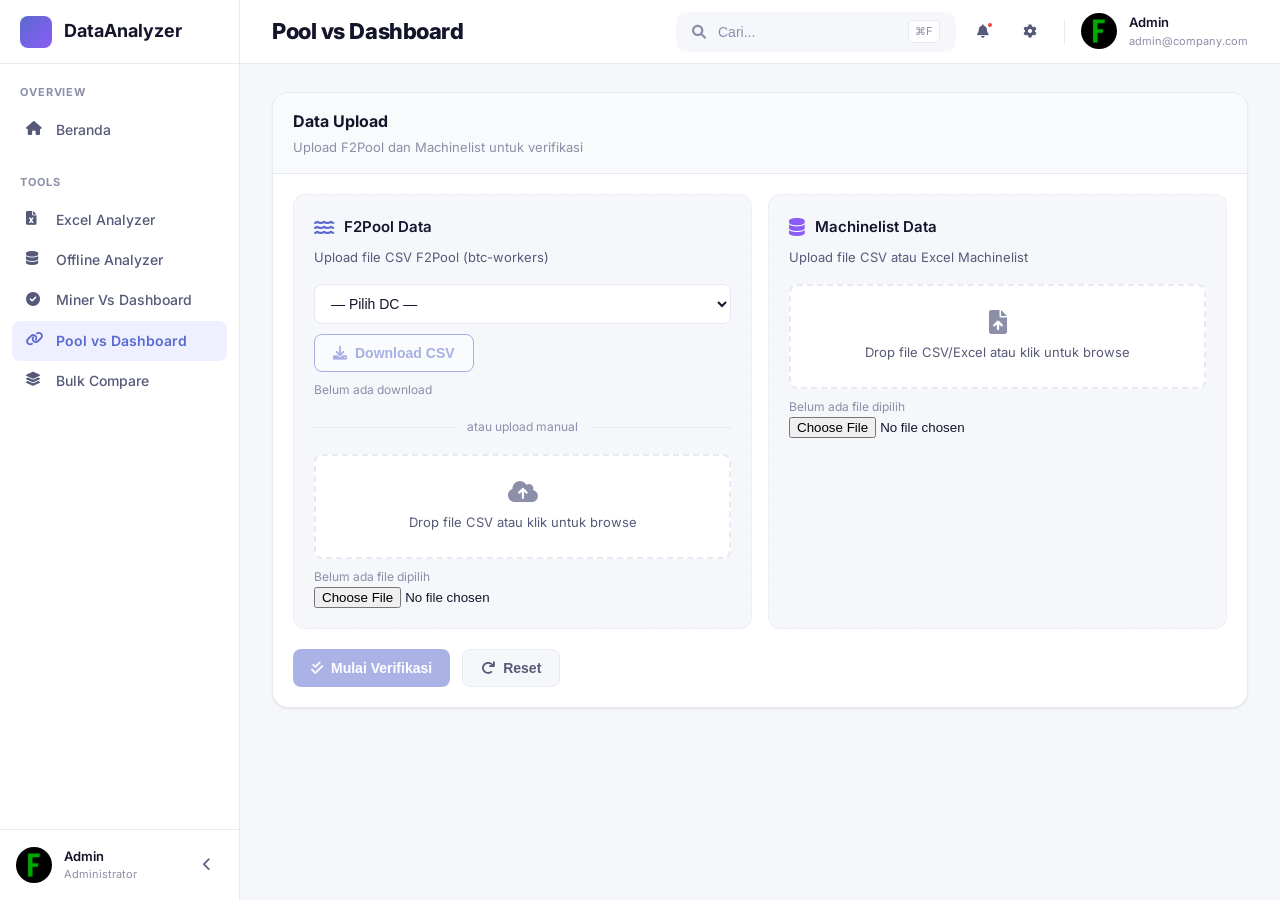
<file: data-matcher.html>
<!DOCTYPE html>
<html lang="id">
<head>
    <meta charset="UTF-8">
    <meta name="viewport" content="width=device-width, initial-scale=1.0">
    <title>Pool vs Dashboard - DataAnalyzer</title>
    <link rel="stylesheet" href="shared-ui.css">
    <link rel="stylesheet" href="data-matcher.css">
    <link href="https://cdnjs.cloudflare.com/ajax/libs/font-awesome/6.0.0/css/all.min.css" rel="stylesheet">
    <link href="https://fonts.googleapis.com/css2?family=Inter:wght@400;500;600;700;800&display=swap" rel="stylesheet">
</head>
<body>
    <div class="dashboard-container">
        <!-- Sidebar -->
        <aside class="sidebar" id="sidebar">
            <div class="sidebar-header">
                <div class="logo-mark">
                    <div class="logo-gradient"></div>
                </div>
                <span class="logo-wordmark">DataAnalyzer</span>
            </div>
            
            <nav class="sidebar-nav">
                <div class="nav-section">
                    <span class="nav-section-label">OVERVIEW</span>
                    <a href="index.html" class="nav-item">
                        <i class="fas fa-home nav-icon"></i>
                        <span>Beranda</span>
                    </a>
                </div>
                
                <div class="nav-section">
                    <span class="nav-section-label">TOOLS</span>
                    <a href="excel-analyzer.html" class="nav-item">
                        <i class="fas fa-file-excel nav-icon"></i>
                        <span>Excel Analyzer</span>
                    </a>
                    <a href="offline-analyzer.html" class="nav-item">
                        <i class="fas fa-database nav-icon"></i>
                        <span>Offline Analyzer</span>
                    </a>
                    <a href="iplocationvalidator.html" class="nav-item">
                        <i class="fas fa-check-circle nav-icon"></i>
                        <span>Miner Vs Dashboard</span>
                    </a>
                    <a href="data-matcher.html" class="nav-item active">
                        <i class="fas fa-link nav-icon"></i>
                        <span>Pool vs Dashboard</span>
                    </a>
                    <a href="bulk-compare.html" class="nav-item">
                        <i class="fas fa-layer-group nav-icon"></i>
                        <span>Bulk Compare</span>
                    </a>
                </div>
            </nav>
            
            <div class="sidebar-footer">
                <div class="user-profile">
                    <img src="favicon.ico" alt="User" class="avatar">
                    <div class="user-info">
                        <span class="user-name">Admin</span>
                        <span class="user-role">Administrator</span>
                    </div>
                </div>
                <button class="collapse-toggle" onclick="toggleSidebar()">
                    <i class="fas fa-chevron-left"></i>
                </button>
            </div>
        </aside>
        
        <!-- Main Content -->
        <main class="main-content">
            <!-- Navbar -->
            <nav class="navbar">
                <div class="navbar-left">
                    <h1 class="page-title">Pool vs Dashboard</h1>
                </div>
                <div class="navbar-right">
                    <div class="search-bar">
                        <i class="fas fa-search search-icon"></i>
                        <input type="text" class="search-input" placeholder="Cari...">
                        <span class="search-shortcut">⌘F</span>
                    </div>
                    <button class="icon-btn">
                        <i class="fas fa-bell"></i>
                        <span class="notification-dot"></span>
                    </button>
                    <button class="icon-btn">
                        <i class="fas fa-cog"></i>
                    </button>
                    <div class="navbar-divider"></div>
                    <div class="user-block">
                        <img src="favicon.ico" alt="User" class="user-avatar">
                        <div class="user-details">
                            <span class="user-display-name">Admin</span>
                            <span class="user-email">admin@company.com</span>
                        </div>
                    </div>
                </div>
            </nav>
            
            <!-- Page Content -->
            <div class="dashboard-body">
                <!-- Upload Section as Card -->
                <div class="content-card">
                    <div class="card-header">
                        <div>
                            <h3 class="card-title">Data Upload</h3>
                            <p class="card-subtitle">Upload F2Pool dan Machinelist untuk verifikasi</p>
                        </div>
                    </div>
                    <div class="card-content">
                        <div class="upload-grid">
                            <div class="upload-box-modern">
                                <div class="upload-header">
                                    <i class="fas fa-water upload-icon" style="color: #5A6ACF;"></i>
                                    <h4>F2Pool Data</h4>
                                </div>
                                <p class="upload-description">Upload file CSV F2Pool (btc-workers)</p>
                                
                                <select id="dcSelect" class="modern-select">
                                    <option value="">— Pilih DC —</option>
                                </select>
                                <button id="dcDownloadBtn" class="btn-modern btn-outline" disabled>
                                    <i class="fas fa-download"></i> Download CSV
                                </button>
                                <span id="dcStatus" class="status-text">Belum ada download</span>
                                
                                <div class="upload-divider">
                                    <span>atau upload manual</span>
                                </div>
                                
                                <label class="file-drop-zone" for="f2poolFile">
                                    <i class="fas fa-cloud-upload-alt"></i>
                                    <span>Drop file CSV atau klik untuk browse</span>
                                </label>
                                <span class="file-name-display" id="f2poolName">Belum ada file dipilih</span>
                                <input type="file" id="f2poolFile" accept=".csv" />
                            </div>
                            
                            <div class="upload-box-modern">
                                <div class="upload-header">
                                    <i class="fas fa-database upload-icon" style="color: #8B5CF6;"></i>
                                    <h4>Machinelist Data</h4>
                                </div>
                                <p class="upload-description">Upload file CSV atau Excel Machinelist</p>
                                
                                <label class="file-drop-zone" for="machinelistFile">
                                    <i class="fas fa-file-upload"></i>
                                    <span>Drop file CSV/Excel atau klik untuk browse</span>
                                </label>
                                <span class="file-name-display" id="machinelistName">Belum ada file dipilih</span>
                                <input type="file" id="machinelistFile" accept=".csv,.xlsx" />
                            </div>
                        </div>
                        
                        <div class="action-buttons-row">
                            <button id="matchBtn" class="btn-modern btn-primary" disabled>
                                <i class="fas fa-check-double"></i> Mulai Verifikasi
                            </button>
                            <button id="clearBtn" class="btn-modern btn-secondary">
                                <i class="fas fa-redo"></i> Reset
                            </button>
                        </div>
                    </div>
                </div>
                
                <!-- Results Section as Card -->
                <div class="content-card" id="resultsSection" style="display: none;">
                    <div class="card-header">
                        <div>
                            <h3 class="card-title">Hasil Verifikasi</h3>
                            <p class="card-subtitle">Data matching antara F2Pool dan Machinelist</p>
                        </div>
                        <div class="filter-section-modern" id="filterSection"></div>
                    </div>
                    <div class="card-content">
                        <div id="message" class="message-modern"></div>
                        
                        <!-- Stats Section -->
                        <div id="stats" class="stats-container"></div>

                        <!-- Filter Buttons -->
                        

                        <!-- Results Table -->
                        <div class="table-container">
                            <table class="modern-table" id="resultsTable" style="display: none;">
                                <thead>
                                    <tr>
                                        <th class="sortable" data-column="locationId">Location ID <span class="sort-indicator"></span></th>
                                        <th class="sortable" data-column="worker">Worker (F2Pool) <span class="sort-indicator"></span></th>
                                        <th>Status</th>
                                    </tr>
                                </thead>
                                <tbody id="resultsBody"></tbody>
                            </table>
                            
                            <div class="table-pagination">
                                <span class="pagination-info">Showing 0–0 of 0</span>
                                <div class="pagination-controls">
                                    <button class="page-btn" disabled><i class="fas fa-chevron-left"></i></button>
                                    <button class="page-btn active">1</button>
                                    <button class="page-btn"><i class="fas fa-chevron-right"></i></button>
                                </div>
                            </div>
                        </div>
                        
                        <div id="noData" class="empty-state">
                            <div class="empty-icon">
                                <i class="fas fa-inbox"></i>
                            </div>
                            <h4>Tidak ada hasil</h4>
                            <p>Silakan upload data dan mulai verifikasi untuk melihat hasil</p>
                        </div>
                    </div>
                </div>
            </div>
            </div>
        </main>
    </div>

    <!-- Load XLSX library for Excel support -->
    <script src="https://cdn.sheetjs.com/xlsx-0.18.5/package/dist/xlsx.full.min.js"></script>
    
    <!-- Load Master Data for IP logic -->
    <script src="master-data.js"></script>

    <!-- Load F2Pool DC Links for Auto Grab feature -->
    <script src="f2pool-dc-links.js"></script>

    <!-- Load Shared UI JavaScript -->
    <script src="shared-ui.js"></script>

    <!-- Load Data Matcher logic -->
    <script src="data-matcher.js"></script>
</body>
</html>
</file>
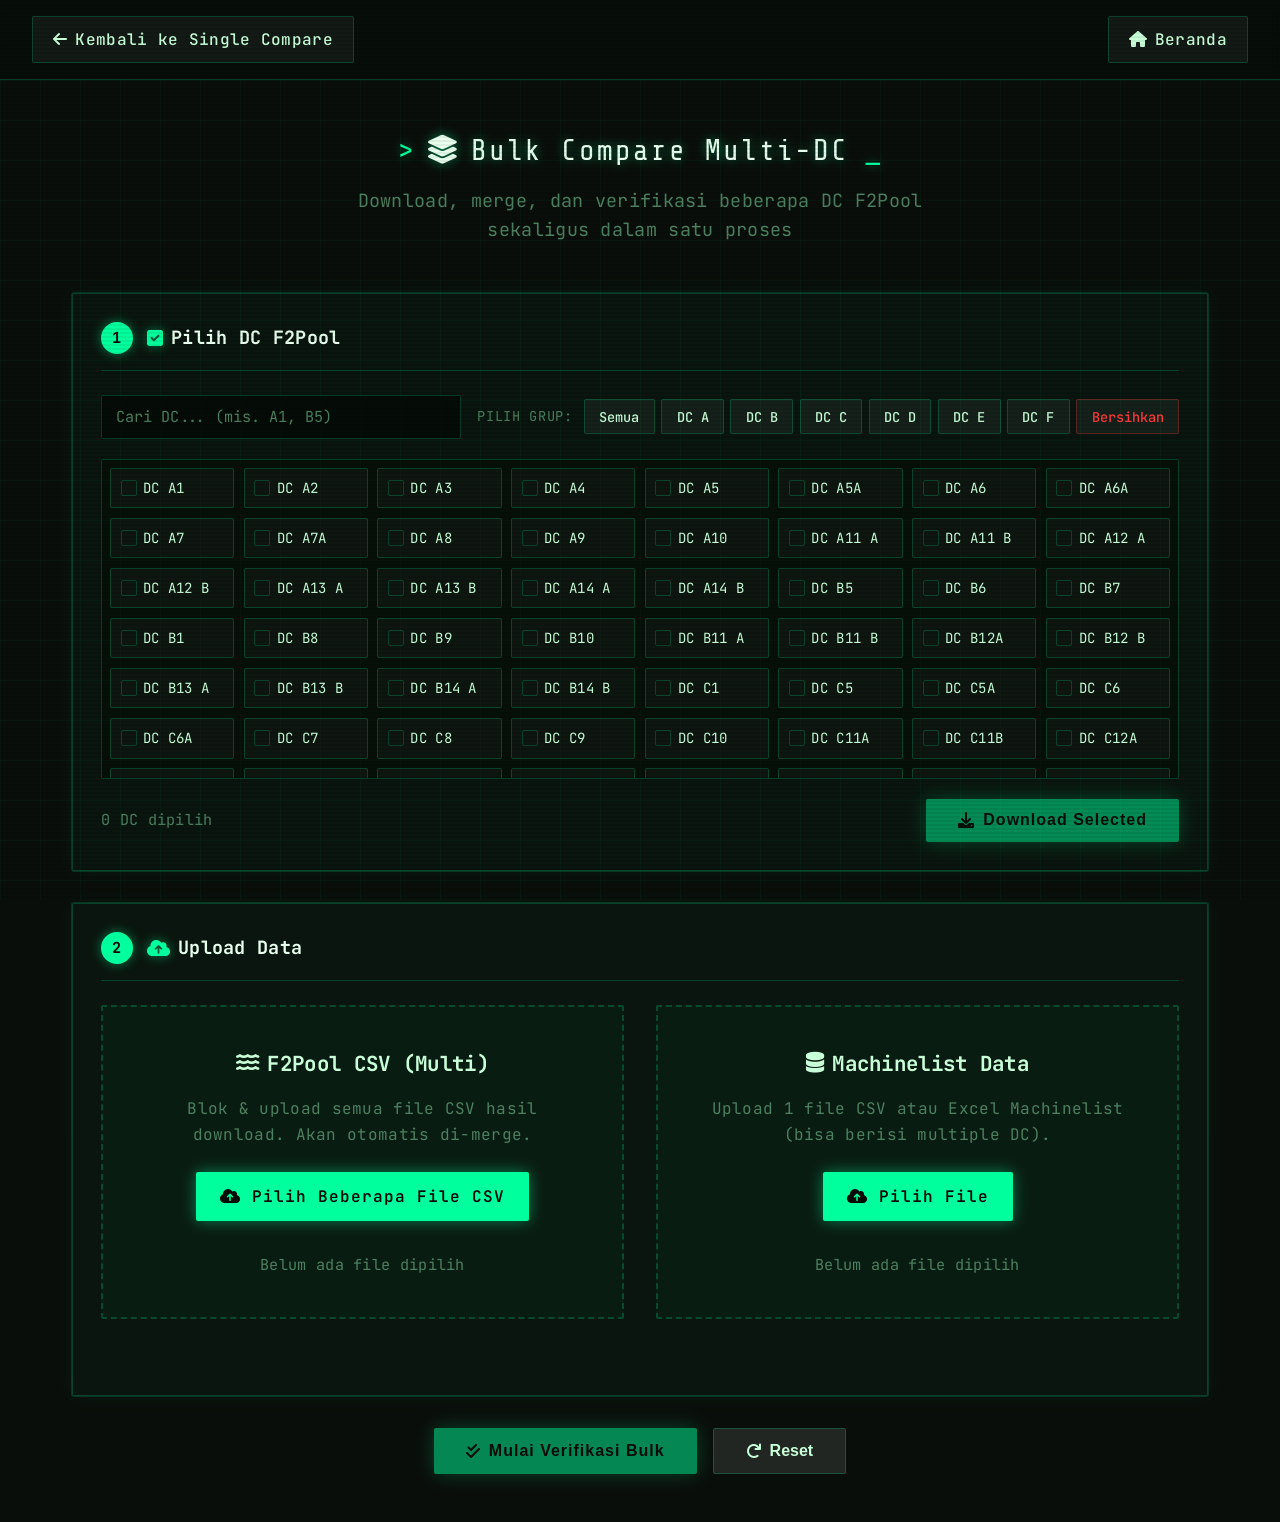
<file: 007/bulk-compare.html>
<!DOCTYPE html>
<html lang="id">
<head>
    <meta charset="UTF-8">
    <meta name="viewport" content="width=device-width, initial-scale=1.0">
    <title>Bulk Compare - Pool vs Dashboard</title>
    <link rel="stylesheet" href="data-matcher.css">
    <link rel="stylesheet" href="bulk-compare.css">
    <link href="https://cdnjs.cloudflare.com/ajax/libs/font-awesome/6.0.0/css/all.min.css" rel="stylesheet">
</head>
<body>
    <!-- Navigation -->
    <nav class="analyzer-nav">
        <div class="nav-container">
            <a href="data-matcher.html" class="back-button">
                <i class="fas fa-arrow-left"></i>
                Kembali ke Single Compare
            </a>

            <div class="nav-actions">
                <a href="index.html" class="nav-link">
                    <i class="fas fa-home"></i>
                    Beranda
                </a>
            </div>
        </div>
    </nav>

    <div class="analyzer-container">
        <!-- Header -->
        <div class="analyzer-header">
            <h1><i class="fas fa-layer-group"></i> Bulk Compare Multi-DC</h1>
            <p>Download, merge, dan verifikasi beberapa DC F2Pool sekaligus dalam satu proses</p>
        </div>

        <!-- Message Alert -->
        <div id="message" class="message"></div>

        <!-- STEP 1: Pilih DC -->
        <div class="bulk-step">
            <div class="bulk-step-header">
                <span class="step-number">1</span>
                <h3><i class="fas fa-check-square"></i> Pilih DC F2Pool</h3>
            </div>

            <div class="dc-toolbar">
                <input type="text" id="dcSearch" class="dc-search" placeholder="Cari DC... (mis. A1, B5)">
                <div class="dc-group-buttons">
                    <span class="group-label">Pilih Grup:</span>
                    <button class="btn-group" data-group="all">Semua</button>
                    <button class="btn-group" data-group="A">DC A</button>
                    <button class="btn-group" data-group="B">DC B</button>
                    <button class="btn-group" data-group="C">DC C</button>
                    <button class="btn-group" data-group="D">DC D</button>
                    <button class="btn-group" data-group="E">DC E</button>
                    <button class="btn-group" data-group="F">DC F</button>
                    <button class="btn-group btn-clear" data-group="">Bersihkan</button>
                </div>
            </div>

            <div class="dc-checkbox-grid" id="dcCheckboxGrid"></div>

            <div class="dc-action-row">
                <span class="dc-selected-count" id="dcSelectedCount">0 DC dipilih</span>
                <button id="dcDownloadBtn" class="btn btn-primary bulk-download-btn" disabled>
                    <i class="fas fa-download"></i> Download Selected
                </button>
            </div>

            <div class="dc-progress-wrapper" id="dcProgressWrapper" style="display: none;">
                <div class="dc-progress-bar"><div class="dc-progress-fill" id="dcProgressFill"></div></div>
                <span class="dc-progress-text" id="dcProgressText">0 / 0</span>
            </div>
        </div>

        <!-- STEP 2: Upload -->
        <div class="bulk-step">
            <div class="bulk-step-header">
                <span class="step-number">2</span>
                <h3><i class="fas fa-cloud-upload-alt"></i> Upload Data</h3>
            </div>

            <div class="upload-section">
                <div class="upload-box">
                    <h3><i class="fas fa-water"></i> F2Pool CSV (Multi)</h3>
                    <p>Blok &amp; upload semua file CSV hasil download. Akan otomatis di-merge.</p>
                    <label class="file-label" for="f2poolFiles">
                        <i class="fas fa-cloud-upload-alt"></i> Pilih Beberapa File CSV
                    </label>
                    <span class="file-name" id="f2poolName">Belum ada file dipilih</span>
                    <input type="file" id="f2poolFiles" accept=".csv" multiple />
                </div>

                <div class="upload-box">
                    <h3><i class="fas fa-database"></i> Machinelist Data</h3>
                    <p>Upload 1 file CSV atau Excel Machinelist (bisa berisi multiple DC).</p>
                    <label class="file-label" for="machinelistFile">
                        <i class="fas fa-cloud-upload-alt"></i> Pilih File
                    </label>
                    <span class="file-name" id="machinelistName">Belum ada file dipilih</span>
                    <input type="file" id="machinelistFile" accept=".csv,.xlsx" />
                </div>
            </div>
        </div>

        <!-- Action Buttons -->
        <div class="button-group">
            <button id="matchBtn" class="btn btn-primary" disabled>
                <i class="fas fa-check-double"></i> Mulai Verifikasi Bulk
            </button>
            <button id="clearBtn" class="btn btn-secondary">
                <i class="fas fa-redo"></i> Reset
            </button>
        </div>

        <!-- Results Section -->
        <div class="results-section" id="resultsSection">
            <!-- Stats -->
            <div class="stats-grid" id="stats"></div>

            <!-- Per-DC Summary (added: bulk breakdown) -->
            <div id="dcSummarySection" class="dc-summary-section" style="display: none;">
                <h4 class="dc-summary-title"><i class="fas fa-th-large"></i> Breakdown per DC</h4>
                <div class="dc-summary-grid" id="dcSummaryGrid"></div>
            </div>

            <!-- Filter Buttons -->
            <div class="filter-section" id="filterSection"></div>

            <!-- Results Table -->
            <table class="results-table" id="resultsTable" style="display: none;">
                <thead>
                    <tr>
                        <th class="sortable" data-column="dc">DC <span class="sort-indicator"></span></th>
                        <th class="sortable" data-column="ip">IP <span class="sort-indicator"></span></th>
                    </tr>
                </thead>
                <tbody id="resultsBody"></tbody>
            </table>

            <div id="noData" class="no-data">
                <i class="fas fa-inbox" style="font-size: 3rem; opacity: 0.3;"></i>
                <p>Tidak ada hasil untuk filter ini</p>
            </div>
        </div>
    </div>

    <!-- Load XLSX library for Excel support -->
    <script src="https://cdn.sheetjs.com/xlsx-0.18.5/package/dist/xlsx.full.min.js"></script>

    <!-- Load Master Data for IP logic -->
    <script src="master-data.js"></script>

    <!-- Load F2Pool DC Links for download URLs -->
    <script src="f2pool-dc-links.js"></script>

    <!-- Load Bulk Compare logic -->
    <script src="bulk-compare.js"></script>
</body>
</html>
</file>
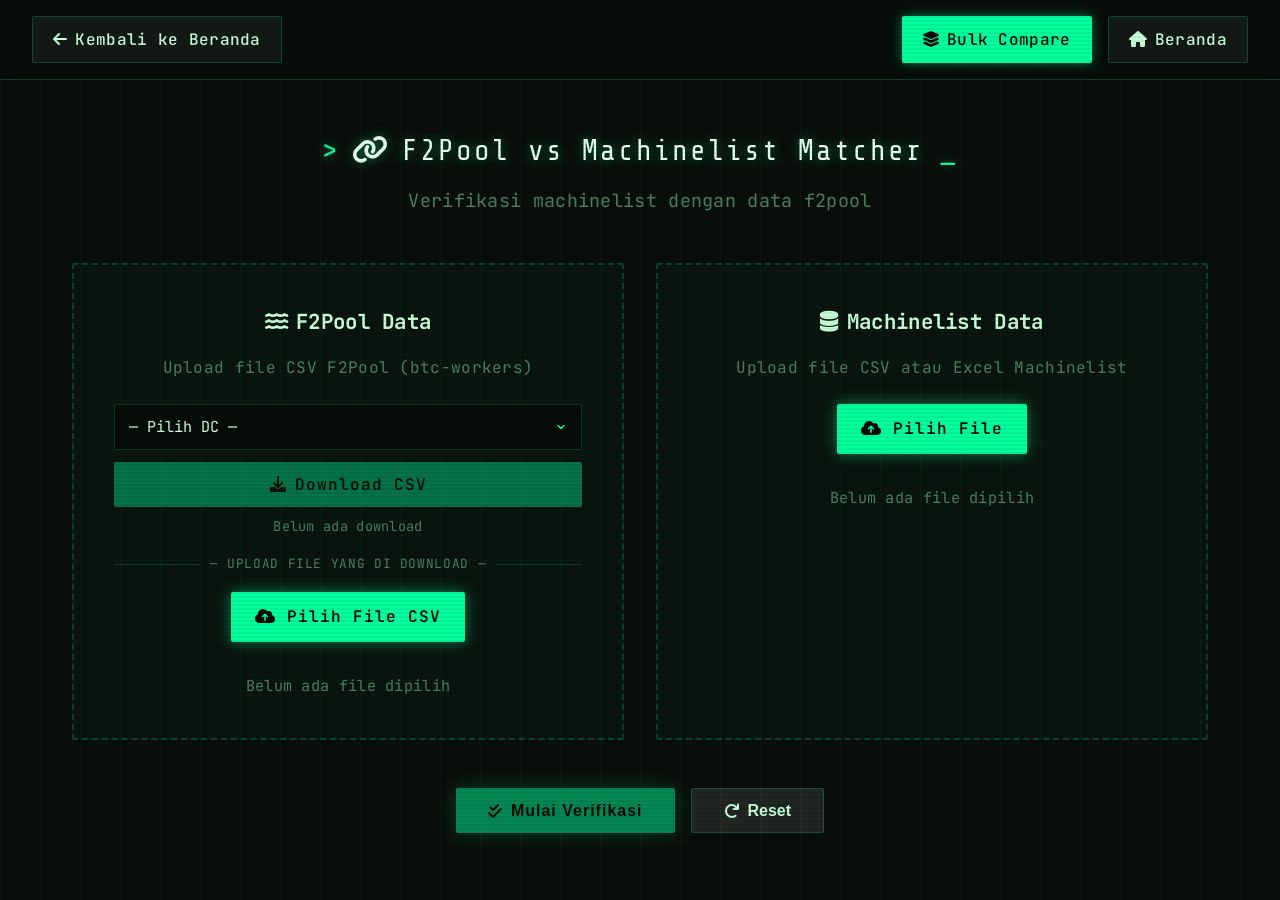
<file: 007/data-matcher.html>
<!DOCTYPE html>
<html lang="id">
<head>
    <meta charset="UTF-8">
    <meta name="viewport" content="width=device-width, initial-scale=1.0">
    <title>Pool vs Dashboard</title>
    <link rel="stylesheet" href="data-matcher.css">
    <link href="https://cdnjs.cloudflare.com/ajax/libs/font-awesome/6.0.0/css/all.min.css" rel="stylesheet">
</head>
<body>
    <!-- Navigation -->
    <nav class="analyzer-nav">
        <div class="nav-container">
            <a href="index.html" class="back-button">
                <i class="fas fa-arrow-left"></i>
                Kembali ke Beranda
            </a>
            
            <div class="nav-actions">
                <a href="bulk-compare.html" class="nav-link" style="background: var(--phosphor); color: var(--dark); box-shadow: 0 0 12px var(--phosphor-glow);">
                    <i class="fas fa-layer-group"></i>
                    Bulk Compare
                </a>
                <a href="index.html" class="nav-link">
                    <i class="fas fa-home"></i>
                    Beranda
                </a>
            </div>
        </div>
    </nav>

    <div class="analyzer-container">
        <!-- Header -->
        <div class="analyzer-header">
            <h1><i class="fas fa-link"></i> F2Pool vs Machinelist Matcher</h1>
            <p>Verifikasi machinelist dengan data f2pool</p>
        </div>

        <!-- Message Alert -->
        <div id="message" class="message"></div>

        <!-- Upload Section -->
        <div class="upload-section">
            <div class="upload-box">
                <h3><i class="fas fa-water"></i> F2Pool Data</h3>
                <p>Upload file CSV F2Pool (btc-workers)</p>

                <!-- added: Auto Grab F2Pool (auto download per DC) -->
                <select id="dcSelect" class="dc-select">
                    <option value="">— Pilih DC —</option>
                </select>
                <button id="dcDownloadBtn" class="dc-download-btn" disabled>
                    <i class="fas fa-download"></i> Download CSV
                </button>
                <span id="dcStatus" class="dc-status">Belum ada download</span>

                <div class="dc-divider">— upload file yang di download —</div>

                <label class="file-label" for="f2poolFile">
                    <i class="fas fa-cloud-upload-alt"></i> Pilih File CSV
                </label>
                <span class="file-name" id="f2poolName">Belum ada file dipilih</span>
                <input type="file" id="f2poolFile" accept=".csv" />
            </div>

            <div class="upload-box">
                <h3><i class="fas fa-database"></i> Machinelist Data</h3>
                <p>Upload file CSV atau Excel Machinelist</p>
                <label class="file-label" for="machinelistFile">
                    <i class="fas fa-cloud-upload-alt"></i> Pilih File
                </label>
                <span class="file-name" id="machinelistName">Belum ada file dipilih</span>
                <input type="file" id="machinelistFile" accept=".csv,.xlsx" />
            </div>
        </div>

        <!-- Action Buttons -->
        <div class="button-group">
            <button id="matchBtn" class="btn btn-primary" disabled>
                <i class="fas fa-check-double"></i> Mulai Verifikasi
            </button>
            <button id="clearBtn" class="btn btn-secondary">
                <i class="fas fa-redo"></i> Reset
            </button>
        </div>

        <!-- Results Section -->
        <div class="results-section" id="resultsSection">
            <!-- Stats -->
            <div class="stats-grid" id="stats"></div>

            <!-- Filter Buttons -->
            <div class="filter-section" id="filterSection"></div>

            <!-- Results Table -->
            <table class="results-table" id="resultsTable" style="display: none;">
                <thead>
                    <tr>
                        <th class="sortable" data-column="locationId">Location ID <span class="sort-indicator"></span></th>
                        <th class="sortable" data-column="worker">Worker (F2Pool) <span class="sort-indicator"></span></th>
                        <th>Status</th>
                    </tr>
                </thead>
                <tbody id="resultsBody"></tbody>
            </table>

            <div id="noData" class="no-data">
                <i class="fas fa-inbox" style="font-size: 3rem; opacity: 0.3;"></i>
                <p>Tidak ada hasil untuk filter ini</p>
            </div>
        </div>
    </div>

    <!-- Load XLSX library for Excel support -->
    <script src="https://cdn.sheetjs.com/xlsx-0.18.5/package/dist/xlsx.full.min.js"></script>
    
    <!-- Load Master Data for IP logic -->
    <script src="master-data.js"></script>

    <!-- Load F2Pool DC Links for Auto Grab feature -->
    <script src="f2pool-dc-links.js"></script>

    <!-- Load Data Matcher logic -->
    <script src="data-matcher.js"></script>
</body>
</html>
</file>
<file: shared-ui.css>
/* ============================================
   Admin Dashboard UI Design System
   Vivid, data-forward, effortless to scan
   Shared across all pages
   ============================================ */

/* CSS Variables - Color System */
:root {
    /* Backgrounds */
    --page-bg: #F6F7FB;
    --sidebar-bg: #FFFFFF;
    --card-surface: #FFFFFF;
    
    /* Borders */
    --border-color: #E7E9F3;
    --border-light: #F1F2F8;
    
    /* Text Colors */
    --text-primary: #14152B;
    --text-secondary: #565A78;
    --text-muted: #8C8FA8;
    
    /* Brand Colors */
    --brand-indigo: #5A6ACF;
    --brand-violet: #8B5CF6;
    
    /* Semantic Colors */
    --success-green: #12B76A;
    --success-bg: #E7FAF0;
    --success-text: #027A48;
    
    --warning-amber: #F79009;
    --warning-bg: #FFFAEB;
    --warning-text: #B54708;
    
    --error-red: #F04438;
    --error-bg: #FEF3F2;
    --error-text: #B42318;
    
    --neutral-bg: #F2F4F7;
    --neutral-text: #475467;
    
    /* Gradients */
    --gradient-indigo-violet: linear-gradient(135deg, #5A6ACF 0%, #8B5CF6 100%);
    --gradient-teal-green: linear-gradient(135deg, #0D9488 0%, #22C55E 100%);
    --gradient-orange-amber: linear-gradient(135deg, #EA580C 0%, #F59E0B 100%);
    --gradient-pink-rose: linear-gradient(135deg, #DB2777 0%, #F43F5E 100%);
    
    /* Shadows */
    --shadow-card: 0 1px 3px rgba(20,21,43,.05), 0 1px 2px rgba(20,21,43,.03);
    --shadow-hero: 0 8px 24px rgba(91,92,210,.18);
    --shadow-dropdown: 0 16px 48px rgba(20,21,43,.14);
    --shadow-tooltip: 0 8px 20px rgba(0,0,0,.25);
    
    /* Spacing */
    --spacing-4: 4px;
    --spacing-8: 8px;
    --spacing-12: 12px;
    --spacing-14: 14px;
    --spacing-16: 16px;
    --spacing-20: 20px;
    --spacing-24: 24px;
    --spacing-28: 28px;
    --spacing-32: 32px;
    
    /* Border Radius */
    --radius-sm: 8px;
    --radius-md: 10px;
    --radius-lg: 16px;
    
    /* Dimensions */
    --sidebar-width: 240px;
    --sidebar-collapsed: 64px;
    --navbar-height: 64px;
}

/* Reset & Base */
* {
    margin: 0;
    padding: 0;
    box-sizing: border-box;
}

body {
    font-family: 'Inter', system-ui, -apple-system, sans-serif;
    background-color: var(--page-bg);
    color: var(--text-primary);
    line-height: 1.6;
    font-size: 14px;
    font-weight: 400;
}

/* Typography Scale */
.page-title {
    font-size: 22px;
    font-weight: 800;
    letter-spacing: -0.02em;
    color: var(--text-primary);
}

.card-title {
    font-size: 16px;
    font-weight: 700;
    color: var(--text-primary);
}

.card-subtitle {
    font-size: 13px;
    color: var(--text-muted);
    margin-top: 2px;
}

/* ============================================
   Layout Structure
   ============================================ */

.dashboard-container {
    display: flex;
    min-height: 100vh;
}

/* Sidebar */
.sidebar {
    width: var(--sidebar-width);
    background: var(--sidebar-bg);
    border-right: 1px solid var(--border-color);
    display: flex;
    flex-direction: column;
    position: fixed;
    left: 0;
    top: 0;
    height: 100vh;
    transition: width 0.3s ease;
    z-index: 99;
}

.sidebar.collapsed {
    width: var(--sidebar-collapsed);
}

.sidebar-header {
    height: 64px;
    display: flex;
    align-items: center;
    padding: 0 var(--spacing-20);
    border-bottom: 1px solid var(--border-color);
    gap: var(--spacing-12);
}

.logo-mark {
    width: 32px;
    height: 32px;
    flex-shrink: 0;
}

.logo-gradient {
    width: 100%;
    height: 100%;
    background: var(--gradient-indigo-violet);
    border-radius: var(--radius-sm);
}

.logo-wordmark {
    font-size: 18px;
    font-weight: 700;
    color: var(--text-primary);
    white-space: nowrap;
}

.sidebar.collapsed .logo-wordmark {
    display: none;
}

/* Sidebar Navigation */
.sidebar-nav {
    flex: 1;
    overflow-y: auto;
    padding: var(--spacing-20) 0;
}

.nav-section {
    margin-bottom: var(--spacing-24);
}

.nav-section-label {
    display: block;
    font-size: 11px;
    font-weight: 700;
    text-transform: uppercase;
    letter-spacing: 0.08em;
    color: var(--text-muted);
    padding: 0 var(--spacing-20);
    margin-bottom: var(--spacing-8);
}

.nav-item {
    display: flex;
    align-items: center;
    gap: var(--spacing-12);
    padding: 9px var(--spacing-14);
    margin: 0 var(--spacing-12);
    border-radius: var(--radius-sm);
    color: var(--text-secondary);
    text-decoration: none;
    font-size: 14px;
    font-weight: 500;
    transition: all 0.2s ease;
    cursor: pointer;
}

.nav-item:hover {
    background: var(--page-bg);
    color: var(--text-primary);
}

.nav-item.active {
    background: #EEF0FF;
    color: var(--brand-indigo);
    font-weight: 600;
}

.nav-icon {
    width: 18px;
    height: 18px;
    flex-shrink: 0;
}

.nav-badge {
    margin-left: auto;
    background: var(--brand-indigo);
    color: white;
    font-size: 11px;
    font-weight: 600;
    padding: 2px 6px;
    border-radius: 10px;
}

.nav-item.has-submenu {
    justify-content: space-between;
}

.chevron {
    width: 14px;
    height: 14px;
    color: var(--text-muted);
    transition: transform 0.2s ease;
}

.nav-item.has-submenu.expanded .chevron {
    transform: rotate(180deg);
}

.nav-submenu {
    display: none;
    padding: var(--spacing-8) 0;
}

.nav-submenu.show {
    display: block;
}

.nav-subitem {
    display: block;
    padding: 8px var(--spacing-20);
    padding-left: calc(var(--spacing-20) + 14px);
    color: var(--text-secondary);
    text-decoration: none;
    font-size: 13px;
    transition: color 0.2s ease;
}

.nav-subitem:hover {
    color: var(--text-primary);
}

/* Sidebar Footer */
.sidebar-footer {
    padding: var(--spacing-16);
    border-top: 1px solid var(--border-color);
    display: flex;
    align-items: center;
    justify-content: space-between;
}

.user-profile {
    display: flex;
    align-items: center;
    gap: var(--spacing-12);
    flex: 1;
}

.avatar {
    width: 36px;
    height: 36px;
    border-radius: 50%;
    flex-shrink: 0;
}

.user-info {
    display: flex;
    flex-direction: column;
}

.user-name {
    font-size: 13px;
    font-weight: 600;
    color: var(--text-primary);
}

.user-role {
    font-size: 11px;
    color: var(--text-muted);
}

.collapse-toggle {
    width: 32px;
    height: 32px;
    border-radius: var(--radius-sm);
    border: none;
    background: transparent;
    color: var(--text-secondary);
    cursor: pointer;
    display: flex;
    align-items: center;
    justify-content: center;
    transition: all 0.2s ease;
}

.collapse-toggle:hover {
    background: var(--page-bg);
}

/* ============================================
   Main Content Area
   ============================================ */

.main-content {
    flex: 1;
    margin-left: var(--sidebar-width);
    min-height: 100vh;
    display: flex;
    flex-direction: column;
}

.sidebar.collapsed ~ .main-content {
    margin-left: var(--sidebar-collapsed);
}

/* Navbar */
.navbar {
    height: var(--navbar-height);
    background: var(--card-surface);
    border-bottom: 1px solid var(--border-color);
    display: flex;
    align-items: center;
    justify-content: space-between;
    padding: 0 var(--spacing-32);
    position: sticky;
    top: 0;
    z-index: 90;
}

.navbar-left {
    display: flex;
    align-items: center;
}

.navbar-right {
    display: flex;
    align-items: center;
    gap: var(--spacing-8);
}

.search-bar {
    display: flex;
    align-items: center;
    background: var(--page-bg);
    border-radius: var(--radius-md);
    height: 40px;
    padding: 0 var(--spacing-16);
    gap: var(--spacing-12);
    min-width: 280px;
}

.search-icon {
    color: var(--text-muted);
    flex-shrink: 0;
}

.search-input {
    border: none;
    background: transparent;
    flex: 1;
    font-size: 14px;
    color: var(--text-primary);
    outline: none;
}

.search-input::placeholder {
    color: var(--text-muted);
}

.search-shortcut {
    font-size: 11px;
    color: var(--text-muted);
    background: var(--card-surface);
    padding: 2px 6px;
    border-radius: 4px;
    border: 1px solid var(--border-color);
}

.icon-btn {
    width: 38px;
    height: 38px;
    border-radius: 50%;
    border: none;
    background: transparent;
    color: var(--text-secondary);
    cursor: pointer;
    display: flex;
    align-items: center;
    justify-content: center;
    position: relative;
    transition: all 0.2s ease;
}

.icon-btn:hover {
    background: var(--page-bg);
}

.notification-dot {
    position: absolute;
    top: 8px;
    right: 8px;
    width: 8px;
    height: 8px;
    background: var(--error-red);
    border-radius: 50%;
    border: 2px solid var(--card-surface);
}

.navbar-divider {
    width: 1px;
    height: 24px;
    background: var(--border-color);
    margin: 0 var(--spacing-8);
}

.user-block {
    display: flex;
    align-items: center;
    gap: var(--spacing-12);
    cursor: pointer;
}

.user-avatar {
    width: 36px;
    height: 36px;
    border-radius: 50%;
}

.user-details {
    display: flex;
    flex-direction: column;
}

.user-display-name {
    font-size: 13px;
    font-weight: 600;
    color: var(--text-primary);
}

.user-email {
    font-size: 11px;
    color: var(--text-muted);
}

/* ============================================
   Dashboard Body
   ============================================ */

.dashboard-body {
    padding: var(--spacing-28) var(--spacing-32);
    display: flex;
    flex-direction: column;
    gap: var(--spacing-24);
}

/* Hero Banner Row */
.hero-row {
    display: grid;
    grid-template-columns: 1fr 380px;
    gap: var(--spacing-24);
}

.hero-banner {
    background: linear-gradient(135deg, #6D5BD0 0%, #8B5CF6 100%);
    border-radius: var(--radius-lg);
    padding: var(--spacing-32);
    position: relative;
    overflow: hidden;
    color: white;
    box-shadow: var(--shadow-hero);
}

.hero-decoration {
    position: absolute;
    top: -20px;
    right: -20px;
    opacity: 0.5;
}

.hero-eyebrow {
    display: inline-block;
    font-size: 11px;
    font-weight: 600;
    text-transform: uppercase;
    letter-spacing: 0.05em;
    color: rgba(255,255,255,0.7);
    margin-bottom: var(--spacing-12);
}

.hero-headline {
    font-size: 24px;
    font-weight: 800;
    letter-spacing: -0.02em;
    margin-bottom: var(--spacing-12);
    max-width: 480px;
}

.hero-description {
    font-size: 14px;
    color: rgba(255,255,255,0.85);
    margin-bottom: var(--spacing-20);
    max-width: 480px;
}

.hero-cta {
    display: inline-flex;
    align-items: center;
    gap: var(--spacing-8);
    background: white;
    color: var(--text-primary);
    border: none;
    padding: 12px 20px;
    border-radius: 20px;
    font-size: 14px;
    font-weight: 600;
    cursor: pointer;
    transition: transform 0.2s ease;
}

.hero-cta:hover {
    transform: translateY(-2px);
}

/* Hero Stat Widget */
.hero-stat-widget {
    background: var(--card-surface);
    border: 1px solid var(--border-color);
    border-radius: var(--radius-lg);
    padding: var(--spacing-24);
    display: flex;
    flex-direction: column;
    align-items: center;
    box-shadow: var(--shadow-card);
}

.stat-widget-header {
    display: flex;
    justify-content: space-between;
    align-items: center;
    width: 100%;
    margin-bottom: var(--spacing-20);
}

.stat-widget-label {
    font-size: 13px;
    color: var(--text-muted);
}

.stat-widget-value {
    font-size: 20px;
    font-weight: 700;
    color: var(--brand-indigo);
}

.circular-progress {
    position: relative;
    width: 120px;
    height: 120px;
    margin: var(--spacing-16) 0;
}

.circular-progress svg {
    transform: rotate(-90deg);
}

.progress-bg {
    fill: none;
    stroke: var(--neutral-bg);
    stroke-width: 12;
}

.progress-bar {
    fill: none;
    stroke: var(--brand-indigo);
    stroke-width: 12;
    stroke-linecap: round;
    transition: stroke-dashoffset 0.5s ease;
}

.progress-center {
    position: absolute;
    top: 50%;
    left: 50%;
    transform: translate(-50%, -50%);
    display: flex;
    flex-direction: column;
    align-items: center;
}

.progress-percentage {
    font-size: 24px;
    font-weight: 800;
    color: var(--text-primary);
}

.progress-label {
    font-size: 11px;
    color: var(--text-muted);
    text-transform: uppercase;
    letter-spacing: 0.05em;
}

.stat-widget-footer {
    width: 100%;
    text-align: center;
}

.stat-widget-sublabel {
    font-size: 12px;
    color: var(--text-secondary);
}

/* ============================================
   Metric Cards Grid
   ============================================ */

.metrics-grid {
    display: grid;
    grid-template-columns: repeat(4, 1fr);
    gap: var(--spacing-24);
}

.metric-card {
    border-radius: var(--radius-lg);
    position: relative;
}

/* Gradient Hero Card */
.gradient-hero {
    background: var(--gradient-indigo-violet);
    color: white;
    padding: 22px 24px;
    box-shadow: var(--shadow-hero);
}

.card-view-more {
    position: absolute;
    top: 16px;
    right: 16px;
    width: 32px;
    height: 32px;
    border-radius: 50%;
    border: none;
    background: rgba(255,255,255,0.15);
    color: white;
    cursor: pointer;
    display: flex;
    align-items: center;
    justify-content: center;
    opacity: 0;
    transition: opacity 0.2s ease;
}

.gradient-hero:hover .card-view-more {
    opacity: 1;
}

.metric-icon-wrapper {
    margin-bottom: var(--spacing-16);
}

.metric-icon {
    width: 40px;
    height: 40px;
    border-radius: var(--radius-sm);
    background: rgba(255,255,255,0.15);
    display: flex;
    align-items: center;
    justify-content: center;
}

.metric-value {
    font-size: 30px;
    font-weight: 800;
    letter-spacing: -0.02em;
    margin-bottom: var(--spacing-4);
}

.metric-label {
    font-size: 13px;
    color: rgba(255,255,255,0.85);
    margin-bottom: var(--spacing-12);
}

.metric-trend {
    display: flex;
    align-items: center;
    gap: var(--spacing-8);
    font-size: 13px;
    color: rgba(255,255,255,0.85);
}

.metric-trend svg {
    width: 16px;
    height: 16px;
}

/* Flat Data Card */
.flat-data {
    background: var(--card-surface);
    border: 1px solid var(--border-color);
    padding: 20px 22px;
    box-shadow: var(--shadow-card);
}

.flat-card-header {
    display: flex;
    justify-content: space-between;
    align-items: center;
    margin-bottom: var(--spacing-16);
}

.flat-card-icon {
    width: 36px;
    height: 36px;
    border-radius: var(--radius-sm);
    display: flex;
    align-items: center;
    justify-content: center;
}

.trend-badge {
    font-size: 12px;
    font-weight: 600;
    padding: 4px 8px;
    border-radius: 12px;
}

.trend-badge.success {
    background: var(--success-bg);
    color: var(--success-text);
}

.trend-badge.warning {
    background: var(--warning-bg);
    color: var(--warning-text);
}

.trend-badge.error {
    background: var(--error-bg);
    color: var(--error-text);
}

.metric-value.flat {
    font-size: 28px;
    font-weight: 700;
    letter-spacing: -0.02em;
    color: var(--text-primary);
    margin-bottom: var(--spacing-4);
}

.metric-label.flat {
    font-size: 13px;
    color: var(--text-muted);
}

.metric-comparison {
    font-size: 12px;
    color: var(--text-secondary);
    margin-top: var(--spacing-8);
}

.sparkline {
    margin-top: var(--spacing-12);
}

/* ============================================
   Charts Section
   ============================================ */

.charts-row {
    display: grid;
    grid-template-columns: repeat(2, 1fr);
    gap: var(--spacing-24);
}

.chart-card {
    background: var(--card-surface);
    border: 1px solid var(--border-color);
    border-radius: var(--radius-lg);
    padding: var(--spacing-20);
    box-shadow: var(--shadow-card);
}

.chart-header {
    display: flex;
    justify-content: space-between;
    align-items: center;
    margin-bottom: var(--spacing-20);
}

.chart-title {
    font-size: 15px;
    font-weight: 700;
    color: var(--text-primary);
}

.chart-subtitle {
    font-size: 12px;
    color: var(--text-muted);
    margin-top: 2px;
}

.chart-legend {
    display: flex;
    gap: var(--spacing-16);
}

.legend-item {
    display: flex;
    align-items: center;
    gap: var(--spacing-8);
    font-size: 12px;
    color: var(--text-secondary);
}

.legend-dot {
    width: 10px;
    height: 10px;
    border-radius: 50%;
}

/* Bar Chart */
.bar-chart {
    display: flex;
    align-items: flex-end;
    justify-content: space-around;
    height: 200px;
    padding: var(--spacing-16) 0;
    position: relative;
}

.bar-group {
    display: flex;
    gap: 4px;
    align-items: flex-end;
    position: relative;
}

.bar {
    width: 24px;
    border-radius: 4px 4px 0 0;
    position: relative;
    cursor: pointer;
    transition: opacity 0.2s ease;
}

.bar:hover {
    opacity: 0.8;
}

.bar-indigo {
    background: var(--brand-indigo);
}

.bar-amber {
    background: #F59E0B;
}

.chart-grid {
    position: absolute;
    inset: 0;
    display: flex;
    flex-direction: column;
    justify-content: space-between;
    pointer-events: none;
}

.grid-line {
    height: 1px;
    background: var(--border-light);
}

.chart-tooltip {
    position: absolute;
    background: var(--text-primary);
    color: white;
    padding: 8px 12px;
    border-radius: var(--radius-sm);
    font-size: 12px;
    white-space: nowrap;
    z-index: 10;
    pointer-events: none;
    box-shadow: var(--shadow-tooltip);
    display: none;
}

.chart-tooltip.show {
    display: block;
}

/* Half Donut Gauge */
.half-donut-container {
    display: flex;
    flex-direction: column;
    align-items: center;
}

.half-donut-svg {
    width: 180px;
    height: 100px;
    overflow: visible;
}

.donut-segment {
    fill: none;
    stroke-width: 20;
    stroke-linecap: round;
}

.donut-center-text {
    text-anchor: middle;
    dominant-baseline: middle;
}

.donut-total {
    font-size: 24px;
    font-weight: 800;
    fill: var(--text-primary);
}

.donut-sublabel {
    font-size: 11px;
    fill: var(--text-muted);
}

.donut-legend {
    display: flex;
    gap: var(--spacing-16);
    margin-top: var(--spacing-16);
}

/* Full Donut Chart */
.donut-chart-container {
    display: flex;
    align-items: center;
    gap: var(--spacing-24);
}

.donut-svg {
    width: 160px;
    height: 160px;
}

.donut-ring {
    fill: none;
    stroke-width: 24;
    stroke-linecap: round;
}

.donut-center {
    text-anchor: middle;
    dominant-baseline: middle;
}

.center-total {
    font-size: 28px;
    font-weight: 800;
    fill: var(--text-primary);
}

.center-label {
    font-size: 11px;
    fill: var(--text-muted);
}

.donut-side-legend {
    flex: 1;
}

.legend-row {
    display: flex;
    align-items: center;
    justify-content: space-between;
    padding: var(--spacing-8) 0;
    border-bottom: 1px solid var(--border-light);
}

.legend-row:last-child {
    border-bottom: none;
}

.legend-label {
    display: flex;
    align-items: center;
    gap: var(--spacing-8);
    font-size: 13px;
    color: var(--text-secondary);
}

.legend-percent {
    font-size: 13px;
    font-weight: 600;
    color: var(--text-primary);
}

/* ============================================
   List Components
   ============================================ */

.list-card {
    background: var(--card-surface);
    border: 1px solid var(--border-color);
    border-radius: var(--radius-lg);
    overflow: hidden;
    box-shadow: var(--shadow-card);
}

.list-header {
    display: flex;
    justify-content: space-between;
    align-items: center;
    padding: var(--spacing-16) var(--spacing-20);
    border-bottom: 1px solid var(--border-color);
}

.list-title {
    font-size: 15px;
    font-weight: 700;
    color: var(--text-primary);
}

.list-action {
    font-size: 12px;
    color: var(--brand-indigo);
    font-weight: 600;
    cursor: pointer;
    display: flex;
    align-items: center;
    gap: var(--spacing-4);
}

.activity-list {
    list-style: none;
}

.activity-item {
    display: flex;
    align-items: center;
    padding: var(--spacing-16) var(--spacing-20);
    border-bottom: 1px solid var(--border-light);
    gap: var(--spacing-12);
}

.activity-item:last-child {
    border-bottom: none;
}

.activity-avatar {
    width: 36px;
    height: 36px;
    border-radius: 50%;
    flex-shrink: 0;
}

.activity-content {
    flex: 1;
}

.activity-name {
    font-size: 14px;
    font-weight: 600;
    color: var(--text-primary);
}

.activity-desc {
    font-size: 13px;
    color: var(--text-muted);
}

.status-pill {
    font-size: 12px;
    font-weight: 500;
    padding: 4px 10px;
    border-radius: 12px;
}

.status-pill.completed {
    background: var(--success-bg);
    color: var(--success-text);
}

.status-pill.in-progress {
    background: var(--warning-bg);
    color: var(--warning-text);
}

.status-pill.pending {
    background: var(--neutral-bg);
    color: var(--neutral-text);
}

/* Ranked List */
.ranked-list {
    list-style: none;
}

.ranked-item {
    display: flex;
    align-items: center;
    padding: var(--spacing-12) var(--spacing-20);
    border-bottom: 1px solid var(--border-light);
    gap: var(--spacing-12);
}

.ranked-item:last-child {
    border-bottom: none;
}

.ranked-icon {
    width: 20px;
    height: 20px;
    flex-shrink: 0;
}

.ranked-label {
    flex: 1;
    font-size: 14px;
    color: var(--text-primary);
}

.ranked-value {
    font-size: 14px;
    font-weight: 600;
    color: var(--text-primary);
}

.ranked-trend {
    display: flex;
    align-items: center;
    gap: var(--spacing-4);
    font-size: 12px;
    font-weight: 600;
}

.ranked-trend.up {
    color: var(--success-green);
}

.ranked-trend.down {
    color: var(--error-red);
}

/* Quick Access Tiles */
.quick-tiles-grid {
    display: grid;
    grid-template-columns: repeat(3, 1fr);
    gap: var(--spacing-12);
    padding: var(--spacing-20);
}

.quick-tile {
    background: var(--gradient-indigo-violet);
    border-radius: var(--radius-md);
    padding: var(--spacing-16);
    color: white;
    cursor: pointer;
    transition: transform 0.2s ease;
}

.quick-tile:hover {
    transform: translateY(-2px);
}

.quick-tile-icon {
    width: 32px;
    height: 32px;
    margin-bottom: var(--spacing-8);
}

.quick-tile-label {
    font-size: 12px;
    opacity: 0.85;
    margin-bottom: var(--spacing-4);
}

.quick-tile-value {
    font-size: 18px;
    font-weight: 700;
}

/* ============================================
   Data Table
   ============================================ */

.table-card {
    background: var(--card-surface);
    border: 1px solid var(--border-color);
    border-radius: var(--radius-lg);
    overflow: hidden;
    box-shadow: var(--shadow-card);
}

.table-header-bar {
    display: flex;
    justify-content: space-between;
    align-items: center;
    padding: var(--spacing-16) var(--spacing-20);
    border-bottom: 1px solid var(--border-color);
}

.table-title-group {
    display: flex;
    flex-direction: column;
}

.table-page-title {
    font-size: 15px;
    font-weight: 700;
    color: var(--text-primary);
}

.table-page-subtitle {
    font-size: 12px;
    color: var(--text-muted);
    margin-top: 2px;
}

.table-actions {
    display: flex;
    gap: var(--spacing-8);
}

.btn-primary {
    background: var(--brand-indigo);
    color: white;
    border: none;
    padding: 8px 16px;
    border-radius: var(--radius-sm);
    font-size: 13px;
    font-weight: 600;
    cursor: pointer;
    display: flex;
    align-items: center;
    gap: var(--spacing-8);
    transition: all 0.2s ease;
}

.btn-primary:hover {
    background: #4A5ABF;
}

.btn-outline {
    background: transparent;
    color: var(--text-secondary);
    border: 1px solid var(--border-color);
    padding: 8px 16px;
    border-radius: var(--radius-sm);
    font-size: 13px;
    font-weight: 500;
    cursor: pointer;
    display: flex;
    align-items: center;
    gap: var(--spacing-8);
    transition: all 0.2s ease;
}

.btn-outline:hover {
    border-color: var(--brand-indigo);
    color: var(--brand-indigo);
}

.data-table {
    width: 100%;
    border-collapse: collapse;
}

.data-table thead {
    background: #F9FAFC;
}

.data-table th {
    padding: 12px 16px;
    text-align: left;
    font-size: 11px;
    font-weight: 600;
    text-transform: uppercase;
    letter-spacing: 0.05em;
    color: var(--text-muted);
    border-bottom: 1px solid var(--border-color);
}

.data-table td {
    padding: 13px 16px;
    font-size: 14px;
    color: var(--text-secondary);
    border-bottom: 1px solid var(--border-light);
}

.data-table tbody tr {
    transition: background-color 0.15s ease;
}

.data-table tbody tr:hover {
    background: #FAFBFF;
}

.data-table tbody tr:hover .row-actions {
    opacity: 1;
}

.user-cell {
    display: flex;
    align-items: center;
    gap: var(--spacing-12);
}

.user-cell-avatar {
    width: 32px;
    height: 32px;
    border-radius: 50%;
}

.user-cell-name {
    font-size: 14px;
    font-weight: 600;
    color: var(--text-primary);
    display: block;
}

.user-cell-email {
    font-size: 12px;
    color: var(--text-muted);
}

.status-badge {
    display: inline-block;
    padding: 4px 10px;
    border-radius: 12px;
    font-size: 12px;
    font-weight: 500;
}

.status-badge.active {
    background: var(--success-bg);
    color: var(--success-text);
}

.status-badge.pending {
    background: var(--warning-bg);
    color: var(--warning-text);
}

.status-badge.inactive {
    background: var(--neutral-bg);
    color: var(--neutral-text);
}

.status-badge.error {
    background: var(--error-bg);
    color: var(--error-text);
}

.row-actions {
    display: flex;
    gap: var(--spacing-4);
    opacity: 0;
    transition: opacity 0.15s ease;
}

.row-action-btn {
    width: 28px;
    height: 28px;
    border-radius: 6px;
    border: none;
    background: var(--page-bg);
    color: var(--text-secondary);
    cursor: pointer;
    display: flex;
    align-items: center;
    justify-content: center;
    transition: all 0.2s ease;
}

.row-action-btn:hover {
    background: var(--brand-indigo);
    color: white;
}

.table-footer {
    display: flex;
    justify-content: space-between;
    align-items: center;
    padding: var(--spacing-16) var(--spacing-20);
    border-top: 1px solid var(--border-color);
}

.table-info {
    font-size: 13px;
    color: var(--text-muted);
}

.pagination {
    display: flex;
    gap: var(--spacing-4);
}

.page-btn {
    width: 32px;
    height: 32px;
    border-radius: var(--radius-sm);
    border: 1px solid var(--border-color);
    background: white;
    color: var(--text-secondary);
    font-size: 13px;
    font-weight: 500;
    cursor: pointer;
    display: flex;
    align-items: center;
    justify-content: center;
    transition: all 0.2s ease;
}

.page-btn:hover {
    border-color: var(--brand-indigo);
    color: var(--brand-indigo);
}

.page-btn.active {
    background: var(--brand-indigo);
    border-color: var(--brand-indigo);
    color: white;
}

/* ============================================
   Responsive Behavior
   ============================================ */

@media (max-width: 1200px) {
    .metrics-grid {
        grid-template-columns: repeat(2, 1fr);
    }
    
    .charts-row {
        grid-template-columns: 1fr;
    }
    
    .hero-row {
        grid-template-columns: 1fr;
    }
}

@media (max-width: 900px) {
    .sidebar {
        width: var(--sidebar-collapsed);
    }
    
    .sidebar:not(.collapsed) .logo-wordmark,
    .sidebar:not(.collapsed) .nav-section-label,
    .sidebar:not(.collapsed) .user-info {
        display: none;
    }
    
    .main-content {
        margin-left: var(--sidebar-collapsed);
    }
    
    .metrics-grid {
        grid-template-columns: 1fr;
    }
}

@media (max-width: 600px) {
    .navbar {
        padding: 0 var(--spacing-16);
    }
    
    .search-bar {
        min-width: auto;
        width: 40px;
        padding: 0;
        justify-content: center;
    }
    
    .search-input,
    .search-shortcut {
        display: none;
    }
    
    .dashboard-body {
        padding: var(--spacing-16);
    }
    
    .table-header-bar {
        flex-direction: column;
        gap: var(--spacing-12);
        align-items: flex-start;
    }
    
    .data-table {
        font-size: 13px;
    }
    
    .data-table th,
    .data-table td {
        padding: 10px 12px;
    }
}
</file>
<file: 007/index.css>
@import url('https://fonts.googleapis.com/css2?family=Share+Tech+Mono&family=JetBrains+Mono:wght@400;500;700&display=swap');

/* ============================================================
   THEME: "LAB / DATA TERMINAL"
   Nuansa laboratorium data / terminal retro CRT.
   Palet: phosphor hijau + amber warning + latar hitam pekat.
   ============================================================ */

:root {
    --phosphor: #00ff9d;
    --phosphor-dim: #00b873;
    --phosphor-glow: rgba(0, 255, 157, 0.45);
    --amber: #ffb000;
    --amber-dim: #b88000;
    --danger: #ff3b3b;

    --bg-main: #0a0e0a;
    --bg-panel: rgba(8, 14, 10, 0.85);
    --bg-card: rgba(0, 255, 157, 0.03);

    --border: rgba(0, 255, 157, 0.25);
    --border-strong: rgba(0, 255, 157, 0.5);

    --text-main: #c8ffd9;
    --text-muted: #4d8060;
    --text-bright: #e8ffee;

    --grid-line: rgba(0, 255, 157, 0.06);
    --border-radius: 2px;
    --shadow: 0 0 0 1px var(--border), 0 0 25px rgba(0, 255, 157, 0.08);
    --transition: all 0.18s steps(4, end);
}

* {
    margin: 0;
    padding: 0;
    box-sizing: border-box;
}

::selection {
    background: var(--phosphor);
    color: var(--bg-main);
}

::-webkit-scrollbar { width: 10px; }
::-webkit-scrollbar-track { background: var(--bg-main); }
::-webkit-scrollbar-thumb {
    background: var(--phosphor-dim);
    border-radius: 0;
}

body {
    font-family: 'JetBrains Mono', 'Share Tech Mono', 'Consolas', monospace;
    background-color: var(--bg-main);
    color: var(--text-main);
    line-height: 1.6;
    min-height: 100vh;
    display: flex;
    flex-direction: column;
    -webkit-font-smoothing: antialiased;
    letter-spacing: 0.3px;
    position: relative;
    overflow-x: hidden;
}

/* Efek background: grid + scanline + vignette CRT */
body::before {
    content: '';
    position: fixed;
    inset: 0;
    background-image:
        linear-gradient(var(--grid-line) 1px, transparent 1px),
        linear-gradient(90deg, var(--grid-line) 1px, transparent 1px);
    background-size: 40px 40px;
    pointer-events: none;
    z-index: 0;
}

body::after {
    content: '';
    position: fixed;
    inset: 0;
    background: repeating-linear-gradient(
        0deg,
        rgba(0, 0, 0, 0) 0px,
        rgba(0, 0, 0, 0) 2px,
        rgba(0, 0, 0, 0.18) 3px,
        rgba(0, 0, 0, 0) 4px
    );
    pointer-events: none;
    z-index: 9999;
    animation: scanmove 8s linear infinite;
}

@keyframes scanmove {
    0% { background-position: 0 0; }
    100% { background-position: 0 100px; }
}

.container {
    max-width: 1100px;
    margin: 0 auto;
    padding: 0 2rem;
    width: 100%;
    position: relative;
    z-index: 1;
}

/* Navigation */
.navbar {
    background: var(--bg-panel);
    backdrop-filter: blur(4px);
    padding: 1rem 0;
    border-bottom: 1px solid var(--border);
    box-shadow: 0 4px 20px rgba(0, 0, 0, 0.6);
    position: relative;
    z-index: 2;
}

.nav-container {
    max-width: 1100px;
    margin: 0 auto;
    padding: 0 2rem;
    display: flex;
    justify-content: center;
    align-items: center;
}

.nav-logo {
    display: flex;
    align-items: center;
    gap: 0.6rem;
    font-family: 'Share Tech Mono', monospace;
    font-size: 1.3rem;
    font-weight: 400;
    color: var(--phosphor);
    text-shadow: 0 0 8px var(--phosphor-glow);
    letter-spacing: 1px;
}

.nav-logo i {
    color: var(--phosphor);
    filter: drop-shadow(0 0 6px var(--phosphor-glow));
    animation: blink-icon 3s steps(2) infinite;
}

@keyframes blink-icon {
    0%, 70% { opacity: 1; }
    71%, 100% { opacity: 0.4; }
}

/* Running text (T-Rex) */
.running-text-container {
    flex-grow: 1;
    overflow: hidden;
    white-space: nowrap;
    margin-left: 20px;
    display: flex;
    align-items: center;
}

.running-trex {
    display: inline-flex;
    align-items: center;
    padding-left: 100%;
    animation: marquee 15s linear infinite;
}

.trex-gif {
    height: 38px;
    filter: grayscale(1) brightness(1.4) sepia(1) hue-rotate(70deg) saturate(3);
    opacity: 0.85;
}

@keyframes marquee {
    0% { transform: translate(0, 0); }
    100% { transform: translate(-100%, 0); }
}

/* Main Dashboard */
.main-dashboard {
    flex: 1;
    display: flex;
    flex-direction: column;
    justify-content: center;
    padding: 4rem 2rem;
}

.dashboard-header {
    text-align: center;
    margin-bottom: 3rem;
}

.dashboard-header h1 {
    font-family: 'Share Tech Mono', monospace;
    font-size: 2rem;
    font-weight: 400;
    color: var(--text-bright);
    text-shadow: 0 0 12px var(--phosphor-glow);
    letter-spacing: 2px;
}

.dashboard-header h1::before {
    content: '> ';
    color: var(--phosphor);
}

.dashboard-header h1::after {
    content: '_';
    color: var(--phosphor);
    animation: blink-cursor 1s steps(2) infinite;
    margin-left: 4px;
}

@keyframes blink-cursor {
    0%, 50% { opacity: 1; }
    51%, 100% { opacity: 0; }
}

/* Grid + Tool Cards */
.tools-grid {
    display: grid;
    grid-template-columns: repeat(auto-fit, minmax(220px, 1fr));
    gap: 1.25rem;
    justify-content: center;
}

.tool-card-link {
    text-decoration: none;
    color: inherit;
    display: block;
}

.tool-card {
    background: var(--bg-card);
    border: 1px solid var(--border);
    border-radius: var(--border-radius);
    padding: 2.5rem 1.5rem;
    text-align: center;
    box-shadow: var(--shadow);
    transition: var(--transition);
    height: 100%;
    display: flex;
    flex-direction: column;
    align-items: center;
    justify-content: center;
    cursor: pointer;
    position: relative;
    overflow: hidden;
}

/* Bracket sudut ala HUD */
.tool-card::before,
.tool-card::after {
    content: '';
    position: absolute;
    width: 14px;
    height: 14px;
    border-color: var(--phosphor);
    border-style: solid;
    transition: var(--transition);
    opacity: 0.6;
}

.tool-card::before {
    top: 8px;
    left: 8px;
    border-width: 1px 0 0 1px;
}

.tool-card::after {
    bottom: 8px;
    right: 8px;
    border-width: 0 1px 1px 0;
}

.tool-card-link:hover .tool-card {
    border-color: var(--border-strong);
    box-shadow: 0 0 0 1px var(--border-strong), 0 0 30px rgba(0, 255, 157, 0.2);
    transform: translateY(-3px);
}

.tool-card-link:hover .tool-card::before,
.tool-card-link:hover .tool-card::after {
    opacity: 1;
    width: 20px;
    height: 20px;
}

.tool-icon {
    width: 72px;
    height: 72px;
    background: rgba(0, 255, 157, 0.04);
    border: 1px solid var(--border);
    border-radius: 50%;
    display: flex;
    align-items: center;
    justify-content: center;
    font-size: 1.9rem;
    color: var(--phosphor);
    margin-bottom: 1.25rem;
    transition: var(--transition);
    filter: drop-shadow(0 0 8px var(--phosphor-glow));
}

.tool-card-link:hover .tool-icon {
    background: var(--phosphor);
    color: var(--bg-main);
    transform: scale(1.06);
    filter: drop-shadow(0 0 14px var(--phosphor));
}

.tool-title {
    font-family: 'Share Tech Mono', monospace;
    font-size: 1.1rem;
    font-weight: 400;
    color: var(--text-main);
    margin: 0;
    letter-spacing: 1px;
    transition: var(--transition);
}

.tool-card-link:hover .tool-title {
    color: var(--phosphor);
    text-shadow: 0 0 8px var(--phosphor-glow);
}

/* Disabled / coming soon */
.tool-card.disabled {
    cursor: not-allowed;
    opacity: 0.45;
    border-color: rgba(255, 176, 0, 0.2);
}

.tool-card.disabled .tool-icon {
    color: var(--amber);
    filter: drop-shadow(0 0 6px rgba(255, 176, 0, 0.4));
}

.badge-disabled {
    margin-top: 0.85rem;
    background: rgba(255, 176, 0, 0.08);
    border: 1px solid rgba(255, 176, 0, 0.35);
    color: var(--amber);
    font-size: 0.65rem;
    font-family: 'Share Tech Mono', monospace;
    padding: 0.2rem 0.6rem;
    border-radius: 0;
    letter-spacing: 1.5px;
    text-transform: uppercase;
}

/* Footer */
.footer-bottom {
    background: var(--bg-panel);
    border-top: 1px solid var(--border);
    color: var(--text-muted);
    padding: 1rem 0;
    text-align: center;
    font-family: 'Share Tech Mono', monospace;
    font-size: 0.8rem;
    letter-spacing: 1px;
    position: relative;
    z-index: 2;
}

.footer-bottom p::before {
    content: '[ SYS ] ';
    color: var(--phosphor-dim);
}

/* Responsive */
@media (max-width: 600px) {
    .main-dashboard {
        padding: 2rem 1rem;
    }

    .dashboard-header h1 {
        font-size: 1.5rem;
        letter-spacing: 1px;
    }

    .tools-grid {
        grid-template-columns: 1fr;
    }

    .tool-card {
        padding: 2rem 1rem;
    }
}
</file>
<file: data-matcher.css>
/* Data Matcher - Modern UI Styles */

/* Metric Cards Row */
.metric-cards-row {
    display: grid;
    grid-template-columns: repeat(4, 1fr);
    gap: 16px;
    margin-bottom: 24px;
}

.metric-card {
    border-radius: 16px;
    padding: 20px 22px;
    position: relative;
    overflow: hidden;
}

/* Gradient Hero Card */
.metric-card.gradient-hero {
    background: linear-gradient(135deg, #5A6ACF 0%, #8B5CF6 100%);
    color: white;
    box-shadow: 0 8px 24px rgba(91, 92, 210, 0.18);
}

.metric-card-header {
    display: flex;
    justify-content: space-between;
    align-items: center;
    margin-bottom: 12px;
}

.metric-label {
    font-size: 13px;
    color: rgba(255, 255, 255, 0.85);
    font-weight: 500;
}

.gradient-hero .metric-label {
    color: rgba(255, 255, 255, 0.85);
}

.flat-data .metric-label {
    color: #8C8FA8;
    font-size: 13px;
    margin-top: 4px;
}

.metric-view-more {
    width: 32px;
    height: 32px;
    border-radius: 8px;
    background: rgba(255, 255, 255, 0.15);
    border: none;
    color: white;
    cursor: pointer;
    display: flex;
    align-items: center;
    justify-content: center;
    transition: background 0.2s;
}

.metric-view-more:hover {
    background: rgba(255, 255, 255, 0.25);
}

.metric-value {
    font-size: 28px;
    font-weight: 800;
    letter-spacing: -0.02em;
    margin-bottom: 8px;
}

.gradient-hero .metric-value {
    color: white;
    font-size: 30px;
}

.flat-data .metric-value {
    color: #14152B;
    font-size: 26px;
}

.metric-trend {
    margin-top: 8px;
}

.trend-badge {
    display: inline-flex;
    align-items: center;
    gap: 4px;
    padding: 4px 10px;
    border-radius: 12px;
    font-size: 12px;
    font-weight: 600;
}

.trend-badge.success {
    background: #E7FAF0;
    color: #027A48;
}

.trend-badge.warning {
    background: #FFFAEB;
    color: #B54708;
}

.trend-badge.error {
    background: #FEF3F2;
    color: #B42318;
}

.gradient-hero .trend-badge {
    background: rgba(255, 255, 255, 0.2);
    color: white;
}

/* Flat Data Card */
.metric-card.flat-data {
    background: white;
    border: 1px solid #E7E9F3;
    box-shadow: 0 1px 3px rgba(20, 21, 43, 0.05), 0 1px 2px rgba(20, 21, 43, 0.03);
}

.flat-card-top {
    display: flex;
    justify-content: space-between;
    align-items: center;
    margin-bottom: 12px;
}

.flat-card-icon {
    width: 36px;
    height: 36px;
    border-radius: 8px;
    display: flex;
    align-items: center;
    justify-content: center;
    font-size: 16px;
}

.sparkline {
    width: 80px;
    height: 24px;
    margin-top: 8px;
}

/* Content Card */
.content-card {
    background: white;
    border: 1px solid #E7E9F3;
    border-radius: 16px;
    margin-bottom: 24px;
    overflow: hidden;
    box-shadow: 0 1px 3px rgba(20, 21, 43, 0.05), 0 1px 2px rgba(20, 21, 43, 0.03);
}

.card-header {
    padding: 16px 20px;
    border-bottom: 1px solid #E7E9F3;
    display: flex;
    justify-content: space-between;
    align-items: center;
    background: #F9FAFC;
}

.card-title {
    font-size: 16px;
    font-weight: 700;
    color: #14152B;
    margin-bottom: 2px;
}

.card-subtitle {
    font-size: 13px;
    color: #8C8FA8;
}

.card-content {
    padding: 20px;
}

/* Upload Grid */
.upload-grid {
    display: grid;
    grid-template-columns: repeat(2, 1fr);
    gap: 16px;
    margin-bottom: 20px;
}

.upload-box-modern {
    background: #F6F7FB;
    border: 1px dashed #E7E9F3;
    border-radius: 12px;
    padding: 20px;
    transition: all 0.2s;
}

.upload-box-modern:hover {
    border-color: #5A6ACF;
    background: #FAFBFF;
}

.upload-header {
    display: flex;
    align-items: center;
    gap: 10px;
    margin-bottom: 8px;
}

.upload-header h4 {
    font-size: 15px;
    font-weight: 600;
    color: #14152B;
}

.upload-icon {
    font-size: 18px;
}

.upload-description {
    font-size: 13px;
    color: #565A78;
    margin-bottom: 16px;
}

.modern-select {
    width: 100%;
    padding: 10px 12px;
    background: white;
    border: 1px solid #E7E9F3;
    border-radius: 8px;
    font-size: 14px;
    color: #14152B;
    margin-bottom: 10px;
    cursor: pointer;
}

.modern-select:focus {
    outline: none;
    border-color: #5A6ACF;
}

.btn-modern {
    padding: 10px 18px;
    border-radius: 8px;
    font-size: 14px;
    font-weight: 600;
    cursor: pointer;
    transition: all 0.2s;
    display: inline-flex;
    align-items: center;
    gap: 8px;
    border: none;
}

.btn-modern.btn-primary {
    background: #5A6ACF;
    color: white;
}

.btn-modern.btn-primary:hover:not(:disabled) {
    background: #4A5ABF;
    transform: translateY(-1px);
}

.btn-modern.btn-secondary {
    background: #F6F7FB;
    color: #565A78;
    border: 1px solid #E7E9F3;
}

.btn-modern.btn-secondary:hover {
    background: #E7E9F3;
}

.btn-modern.btn-outline {
    background: white;
    color: #5A6ACF;
    border: 1px solid #5A6ACF;
}

.btn-modern:disabled {
    opacity: 0.5;
    cursor: not-allowed;
}

.status-text {
    display: block;
    font-size: 12px;
    color: #8C8FA8;
    margin-top: 8px;
}

.upload-divider {
    margin: 16px 0;
    text-align: center;
    position: relative;
}

.upload-divider::before {
    content: '';
    position: absolute;
    left: 0;
    right: 0;
    top: 50%;
    height: 1px;
    background: #E7E9F3;
}

.upload-divider span {
    background: #F6F7FB;
    padding: 0 12px;
    font-size: 12px;
    color: #8C8FA8;
    position: relative;
}

.file-drop-zone {
    display: flex;
    flex-direction: column;
    align-items: center;
    justify-content: center;
    padding: 24px;
    background: white;
    border: 2px dashed #E7E9F3;
    border-radius: 8px;
    cursor: pointer;
    transition: all 0.2s;
    margin-bottom: 8px;
}

.file-drop-zone:hover {
    border-color: #5A6ACF;
    background: #FAFBFF;
}

.file-drop-zone i {
    font-size: 24px;
    color: #8C8FA8;
    margin-bottom: 8px;
}

.file-drop-zone span {
    font-size: 13px;
    color: #565A78;
}

.file-name-display {
    display: block;
    font-size: 12px;
    color: #8C8FA8;
}

.action-buttons-row {
    display: flex;
    gap: 12px;
    justify-content: flex-start;
}

/* Filter Section Modern */
.filter-section-modern {
    display: flex;
    gap: 8px;
    flex-wrap: wrap;
}

/* Stats Container */
.stats-container {
    display: grid;
    grid-template-columns: repeat(5, 1fr);
    gap: 12px;
    margin-bottom: 16px;
}

.stat-card {
    background: #F9FAFC;
    border: 1px solid #E7E9F3;
    border-radius: 10px;
    padding: 14px 16px;
    text-align: center;
}

.stat-card h4 {
    font-size: 12px;
    font-weight: 600;
    color: #565A78;
    margin-bottom: 6px;
    text-transform: uppercase;
}

.stat-card .value {
    font-size: 22px;
    font-weight: 700;
    color: #14152B;
}

.stat-card.online .value {
    color: #027A48;
}

.stat-card.offline .value {
    color: #B54708;
}

.stat-card.dead .value {
    color: #B42318;
}

.btn-filter {
    padding: 6px 14px;
    background: #F6F7FB;
    border: 1px solid #E7E9F3;
    border-radius: 8px;
    font-size: 13px;
    font-weight: 500;
    color: #565A78;
    cursor: pointer;
    transition: all 0.2s;
}

.btn-filter:hover {
    background: #E7E9F3;
}

.btn-filter.active {
    background: #5A6ACF;
    color: white;
    border-color: #5A6ACF;
}

.filter-btn-modern {
    padding: 6px 14px;
    background: #F6F7FB;
    border: 1px solid #E7E9F3;
    border-radius: 8px;
    font-size: 13px;
    font-weight: 500;
    color: #565A78;
    cursor: pointer;
    transition: all 0.2s;
}

.filter-btn-modern:hover {
    background: #E7E9F3;
}

.filter-btn-modern.active {
    background: #5A6ACF;
    color: white;
    border-color: #5A6ACF;
}

/* Message Modern */
.message-modern {
    padding: 14px 18px;
    border-radius: 8px;
    margin-bottom: 16px;
    display: none;
    font-size: 14px;
}

.message-modern.show {
    display: block;
}

.message-modern.success {
    background: #E7FAF0;
    color: #027A48;
    border: 1px solid #ABEFC6;
}

.message-modern.error {
    background: #FEF3F2;
    color: #B42318;
    border: 1px solid #FECACA;
}

/* Table Container */
.table-container {
    overflow-x: auto;
}

.modern-table {
    width: 100%;
    border-collapse: collapse;
    margin-top: 16px;
}

.modern-table thead {
    background: #F9FAFC;
}

.modern-table th {
    padding: 12px 16px;
    text-align: left;
    font-size: 11px;
    font-weight: 600;
    text-transform: uppercase;
    letter-spacing: 0.05em;
    color: #565A78;
    border-bottom: 1px solid #E7E9F3;
}

.modern-table th.sortable {
    cursor: pointer;
    user-select: none;
}

.modern-table th.sortable:hover {
    color: #5A6ACF;
}

.modern-table td {
    padding: 13px 16px;
    font-size: 14px;
    color: #14152B;
    border-bottom: 1px solid #F1F2F8;
}

.modern-table tbody tr {
    transition: background 0.2s;
}

.modern-table tbody tr:hover {
    background: #FAFBFF;
}

/* Status Badges in Table */
.status-badge {
    display: inline-flex;
    padding: 4px 10px;
    border-radius: 12px;
    font-size: 12px;
    font-weight: 600;
}

.status-online {
    background: #E7FAF0;
    color: #027A48;
}

.status-offline {
    background: #FFFAEB;
    color: #B54708;
}

.status-dead {
    background: #FEF3F2;
    color: #B42318;
}

.status-not-found {
    background: #f8d7da;
    color: #721c24;
}

/* Pagination */
.table-pagination {
    display: flex;
    justify-content: space-between;
    align-items: center;
    padding: 16px 20px;
    border-top: 1px solid #E7E9F3;
    margin-top: 16px;
}

.pagination-info {
    font-size: 13px;
    color: #8C8FA8;
}

.pagination-controls {
    display: flex;
    gap: 4px;
}

.page-btn {
    width: 32px;
    height: 32px;
    border-radius: 6px;
    border: 1px solid #E7E9F3;
    background: white;
    color: #565A78;
    font-size: 13px;
    cursor: pointer;
    display: flex;
    align-items: center;
    justify-content: center;
    transition: all 0.2s;
}

.page-btn:hover:not(:disabled) {
    background: #F6F7FB;
    border-color: #5A6ACF;
}

.page-btn.active {
    background: #5A6ACF;
    color: white;
    border-color: #5A6ACF;
}

.page-btn:disabled {
    opacity: 0.5;
    cursor: not-allowed;
}

/* Empty State */
.empty-state {
    text-align: center;
    padding: 48px 20px;
}

.empty-icon {
    width: 64px;
    height: 64px;
    margin: 0 auto 16px;
    background: #F6F7FB;
    border-radius: 50%;
    display: flex;
    align-items: center;
    justify-content: center;
}

.empty-icon i {
    font-size: 28px;
    color: #8C8FA8;
}

.empty-state h4 {
    font-size: 16px;
    font-weight: 600;
    color: #14152B;
    margin-bottom: 8px;
}

.empty-state p {
    font-size: 14px;
    color: #8C8FA8;
}

/* Priority Row Styling */
.modern-table tbody tr.priority {
    background: #FFFBEB;
}

.modern-table tbody tr.priority:hover {
    background: #FEF3C7;
}

.priority-badge {
    display: inline-flex;
    align-items: center;
    gap: 4px;
    padding: 4px 10px;
    border-radius: 12px;
    font-size: 11px;
    font-weight: 600;
    background: #FEF3F2;
    color: #B42318;
    margin-left: 8px;
}

/* Responsive */
@media (max-width: 1200px) {
    .metric-cards-row {
        grid-template-columns: repeat(2, 1fr);
    }
    
    .upload-grid {
        grid-template-columns: 1fr;
    }
}

@media (max-width: 768px) {
    .metric-cards-row {
        grid-template-columns: 1fr;
    }
    
    .action-buttons-row {
        flex-direction: column;
    }
    
    .card-header {
        flex-direction: column;
        align-items: flex-start;
        gap: 12px;
    }
    
    .filter-section-modern {
        width: 100%;
    }
}
</file>
<file: bulk-compare.css>
/* ===== BULK COMPARE - Modern UI Style (sama dengan data-matcher.css) ===== */

/* Step badge */
.step-badge {
    display: inline-flex;
    align-items: center;
    justify-content: center;
    width: 28px;
    height: 28px;
    background: linear-gradient(135deg, #5A6ACF 0%, #8B5CF6 100%);
    color: white;
    font-weight: 700;
    border-radius: 50%;
    font-size: 0.85rem;
    margin-right: 0.5rem;
    vertical-align: middle;
}

/* DC Toolbar */
.dc-toolbar {
    display: flex;
    gap: 1rem;
    align-items: center;
    margin-bottom: 1.25rem;
    flex-wrap: wrap;
}

/* Modern search input */
.modern-search-input {
    flex: 1;
    min-width: 200px;
    padding: 0.65rem 0.9rem;
    background: #F9FAFB;
    color: #101828;
    border: 1px solid #D0D5DD;
    border-radius: 8px;
    font-family: 'Inter', sans-serif;
    font-size: 0.95rem;
    transition: all 0.2s ease;
}

.modern-search-input::placeholder {
    color: #667085;
}

.modern-search-input:focus {
    outline: none;
    border-color: #5A6ACF;
    box-shadow: 0 0 0 3px rgba(90, 106, 197, 0.1);
}

/* DC Group buttons */
.dc-group-buttons {
    display: flex;
    gap: 0.4rem;
    align-items: center;
    flex-wrap: wrap;
}

.group-label {
    color: #667085;
    font-size: 0.85rem;
    margin-right: 0.3rem;
    text-transform: uppercase;
    letter-spacing: 0.05em;
    font-weight: 600;
}

.btn-sm {
    padding: 0.45rem 0.9rem;
    font-size: 0.85rem;
}

.btn-clear {
    color: #F04438 !important;
    border-color: rgba(240, 68, 56, 0.3) !important;
}

.btn-clear:hover {
    background: rgba(240, 68, 56, 0.1) !important;
    border-color: #F04438 !important;
}

/* DC Checkbox Grid */
.dc-checkbox-grid {
    display: grid;
    grid-template-columns: repeat(auto-fill, minmax(110px, 1fr));
    gap: 0.6rem;
    max-height: 320px;
    overflow-y: auto;
    padding: 0.5rem;
    background: #F9FAFB;
    border: 1px solid #E4E7EC;
    border-radius: 8px;
    margin-bottom: 1.25rem;
}

.dc-checkbox-grid::-webkit-scrollbar {
    width: 8px;
}

.dc-checkbox-grid::-webkit-scrollbar-track {
    background: #F2F4F7;
    border-radius: 4px;
}

.dc-checkbox-grid::-webkit-scrollbar-thumb {
    background: #D0D5DD;
    border-radius: 4px;
}

.dc-checkbox-grid::-webkit-scrollbar-thumb:hover {
    background: #98A2B3;
}

.dc-checkbox-item {
    display: flex;
    align-items: center;
    gap: 0.4rem;
    padding: 0.5rem 0.6rem;
    background: white;
    border: 1px solid #E4E7EC;
    border-radius: 8px;
    cursor: pointer;
    transition: all 0.2s ease;
    font-size: 0.88rem;
    user-select: none;
}

.dc-checkbox-item:hover {
    background: #F2F4F7;
    border-color: #5A6ACF;
}

.dc-checkbox-item.checked {
    background: rgba(90, 106, 197, 0.1);
    border-color: #5A6ACF;
    box-shadow: 0 0 0 2px rgba(90, 106, 197, 0.1);
}

.dc-checkbox-item input[type="checkbox"] {
    appearance: none;
    -webkit-appearance: none;
    width: 16px;
    height: 16px;
    border: 1.5px solid #D0D5DD;
    border-radius: 4px;
    cursor: pointer;
    position: relative;
    background: transparent;
    flex-shrink: 0;
    transition: all 0.2s ease;
}

.dc-checkbox-item input[type="checkbox"]:checked {
    background: #5A6ACF;
    border-color: #5A6ACF;
}

.dc-checkbox-item input[type="checkbox"]:checked::after {
    content: '\2713';
    position: absolute;
    top: 50%;
    left: 50%;
    transform: translate(-50%, -50%);
    color: white;
    font-size: 12px;
    font-weight: 700;
}

.dc-checkbox-item .dc-label {
    flex: 1;
    color: #101828;
}

.dc-checkbox-item.checked .dc-label {
    color: #5A6ACF;
    font-weight: 600;
}

/* DC Action Row */
.dc-action-row {
    display: flex;
    justify-content: space-between;
    align-items: center;
    gap: 1rem;
    flex-wrap: wrap;
}

.dc-selected-count {
    color: #667085;
    font-size: 0.95rem;
}

.dc-selected-count strong {
    color: #5A6ACF;
    font-size: 1.1rem;
}

/* DC Progress */
.dc-progress-wrapper {
    margin-top: 1.25rem;
    display: flex;
    align-items: center;
    gap: 1rem;
}

.dc-progress-bar {
    flex: 1;
    height: 10px;
    background: #F2F4F7;
    border: 1px solid #E4E7EC;
    border-radius: 8px;
    overflow: hidden;
}

.dc-progress-fill {
    height: 100%;
    width: 0%;
    background: linear-gradient(90deg, #5A6ACF 0%, #8B5CF6 100%);
    transition: width 0.3s ease;
}

.dc-progress-text {
    color: #5A6ACF;
    font-size: 0.9rem;
    font-weight: 600;
    min-width: 70px;
    text-align: right;
}

/* Per-DC Summary */
.dc-summary-section {
    margin-bottom: 2.5rem;
}

.dc-summary-title {
    color: #101828;
    font-size: 1rem;
    margin-bottom: 1rem;
    display: flex;
    align-items: center;
    gap: 0.5rem;
    text-transform: uppercase;
    letter-spacing: 0.05em;
    font-weight: 700;
}

.dc-summary-title i {
    color: #5A6ACF;
}

.dc-summary-grid {
    display: grid;
    grid-template-columns: repeat(auto-fill, minmax(180px, 1fr));
    gap: 0.85rem;
}

.dc-summary-card {
    background: white;
    border: 1px solid #E4E7EC;
    border-radius: 8px;
    padding: 0.85rem 1rem;
    transition: all 0.2s ease;
}

.dc-summary-card:hover {
    background: #F9FAFB;
    transform: translateY(-2px);
    box-shadow: 0 4px 12px rgba(0, 0, 0, 0.08);
}

.dc-summary-card .dc-name {
    color: #101828;
    font-weight: 600;
    font-size: 0.95rem;
    margin-bottom: 0.3rem;
}

.dc-summary-card .dc-line {
    display: flex;
    justify-content: space-between;
    font-size: 0.8rem;
    color: #667085;
    line-height: 1.7;
}

.dc-summary-card .dc-line strong {
    font-weight: 600;
}

.dc-summary-card .ok { color: #12B76A; }
.dc-summary-card .warn { color: #F79009; }
.dc-summary-card .bad { color: #F04438; }

/* Responsive */
@media (max-width: 768px) {
    .dc-checkbox-grid {
        grid-template-columns: repeat(auto-fill, minmax(95px, 1fr));
    }

    .dc-toolbar {
        flex-direction: column;
        align-items: stretch;
    }

    .dc-group-buttons {
        justify-content: center;
    }
}
</file>
<file: dashboard.css>
/* ============================================
   Admin Dashboard UI Design System
   Vivid, data-forward, effortless to scan
   ============================================ */

/* CSS Variables - Color System */
:root {
    /* Backgrounds */
    --page-bg: #F6F7FB;
    --sidebar-bg: #FFFFFF;
    --card-surface: #FFFFFF;
    
    /* Borders */
    --border-color: #E7E9F3;
    --border-light: #F1F2F8;
    
    /* Text Colors */
    --text-primary: #14152B;
    --text-secondary: #565A78;
    --text-muted: #8C8FA8;
    
    /* Brand Colors */
    --brand-indigo: #5A6ACF;
    --brand-violet: #8B5CF6;
    
    /* Semantic Colors */
    --success-green: #12B76A;
    --success-bg: #E7FAF0;
    --success-text: #027A48;
    
    --warning-amber: #F79009;
    --warning-bg: #FFFAEB;
    --warning-text: #B54708;
    
    --error-red: #F04438;
    --error-bg: #FEF3F2;
    --error-text: #B42318;
    
    --neutral-bg: #F2F4F7;
    --neutral-text: #475467;
    
    /* Gradients */
    --gradient-indigo-violet: linear-gradient(135deg, #5A6ACF 0%, #8B5CF6 100%);
    --gradient-teal-green: linear-gradient(135deg, #0D9488 0%, #22C55E 100%);
    --gradient-orange-amber: linear-gradient(135deg, #EA580C 0%, #F59E0B 100%);
    --gradient-pink-rose: linear-gradient(135deg, #DB2777 0%, #F43F5E 100%);
    
    /* Shadows */
    --shadow-card: 0 1px 3px rgba(20,21,43,.05), 0 1px 2px rgba(20,21,43,.03);
    --shadow-hero: 0 8px 24px rgba(91,92,210,.18);
    --shadow-dropdown: 0 16px 48px rgba(20,21,43,.14);
    --shadow-tooltip: 0 8px 20px rgba(0,0,0,.25);
    
    /* Spacing */
    --spacing-4: 4px;
    --spacing-8: 8px;
    --spacing-12: 12px;
    --spacing-16: 16px;
    --spacing-20: 20px;
    --spacing-24: 24px;
    --spacing-28: 28px;
    --spacing-32: 32px;
    
    /* Border Radius */
    --radius-sm: 8px;
    --radius-md: 10px;
    --radius-lg: 16px;
    
    /* Dimensions */
    --sidebar-width: 240px;
    --sidebar-collapsed: 64px;
    --navbar-height: 64px;
}

/* Reset & Base */
* {
    margin: 0;
    padding: 0;
    box-sizing: border-box;
}

body {
    font-family: 'Inter', system-ui, -apple-system, sans-serif;
    background-color: var(--page-bg);
    color: var(--text-primary);
    line-height: 1.6;
    font-size: 14px;
    font-weight: 400;
}

/* Typography Scale */
.page-title {
    font-size: 22px;
    font-weight: 800;
    letter-spacing: -0.02em;
    color: var(--text-primary);
}

.card-title {
    font-size: 16px;
    font-weight: 700;
    color: var(--text-primary);
}

.card-subtitle {
    font-size: 13px;
    color: var(--text-muted);
    margin-top: 2px;
}

/* ============================================
   Layout Structure
   ============================================ */

.dashboard-container {
    display: flex;
    min-height: 100vh;
}

/* Sidebar */
.sidebar {
    width: var(--sidebar-width);
    background: var(--sidebar-bg);
    border-right: 1px solid var(--border-color);
    display: flex;
    flex-direction: column;
    position: fixed;
    left: 0;
    top: 0;
    height: 100vh;
    transition: width 0.3s ease;
    z-index: 99;
}

.sidebar.collapsed {
    width: var(--sidebar-collapsed);
}

.sidebar-header {
    height: 64px;
    display: flex;
    align-items: center;
    padding: 0 var(--spacing-20);
    border-bottom: 1px solid var(--border-color);
    gap: var(--spacing-12);
}

.logo-mark {
    width: 32px;
    height: 32px;
    flex-shrink: 0;
}

.logo-gradient {
    width: 100%;
    height: 100%;
    background: var(--gradient-indigo-violet);
    border-radius: var(--radius-sm);
}

.logo-wordmark {
    font-size: 18px;
    font-weight: 700;
    color: var(--text-primary);
    white-space: nowrap;
}

.sidebar.collapsed .logo-wordmark {
    display: none;
}

/* Sidebar Navigation */
.sidebar-nav {
    flex: 1;
    overflow-y: auto;
    padding: var(--spacing-20) 0;
}

.nav-section {
    margin-bottom: var(--spacing-24);
}

.nav-section-label {
    display: block;
    font-size: 11px;
    font-weight: 700;
    text-transform: uppercase;
    letter-spacing: 0.08em;
    color: var(--text-muted);
    padding: 0 var(--spacing-20);
    margin-bottom: var(--spacing-8);
}

.nav-item {
    display: flex;
    align-items: center;
    gap: var(--spacing-12);
    padding: 9px var(--spacing-14);
    margin: 0 var(--spacing-12);
    border-radius: var(--radius-sm);
    color: var(--text-secondary);
    text-decoration: none;
    font-size: 14px;
    font-weight: 500;
    transition: all 0.2s ease;
    cursor: pointer;
}

.nav-item:hover {
    background: var(--page-bg);
    color: var(--text-primary);
}

.nav-item.active {
    background: #EEF0FF;
    color: var(--brand-indigo);
    font-weight: 600;
}

.nav-icon {
    width: 18px;
    height: 18px;
    flex-shrink: 0;
}

.nav-badge {
    margin-left: auto;
    background: var(--brand-indigo);
    color: white;
    font-size: 11px;
    font-weight: 600;
    padding: 2px 6px;
    border-radius: 10px;
}

.nav-item.has-submenu {
    justify-content: space-between;
}

.chevron {
    width: 14px;
    height: 14px;
    color: var(--text-muted);
    transition: transform 0.2s ease;
}

.nav-item.has-submenu.expanded .chevron {
    transform: rotate(180deg);
}

.nav-submenu {
    display: none;
    padding: var(--spacing-8) 0;
}

.nav-submenu.show {
    display: block;
}

.nav-subitem {
    display: block;
    padding: 8px var(--spacing-20);
    padding-left: calc(var(--spacing-20) + 14px);
    color: var(--text-secondary);
    text-decoration: none;
    font-size: 13px;
    transition: color 0.2s ease;
}

.nav-subitem:hover {
    color: var(--text-primary);
}

/* Sidebar Footer */
.sidebar-footer {
    padding: var(--spacing-16);
    border-top: 1px solid var(--border-color);
    display: flex;
    align-items: center;
    justify-content: space-between;
}

.user-profile {
    display: flex;
    align-items: center;
    gap: var(--spacing-12);
    flex: 1;
}

.avatar {
    width: 36px;
    height: 36px;
    border-radius: 50%;
    flex-shrink: 0;
}

.user-info {
    display: flex;
    flex-direction: column;
}

.user-name {
    font-size: 13px;
    font-weight: 600;
    color: var(--text-primary);
}

.user-role {
    font-size: 11px;
    color: var(--text-muted);
}

.collapse-toggle {
    width: 32px;
    height: 32px;
    border-radius: var(--radius-sm);
    border: none;
    background: transparent;
    color: var(--text-secondary);
    cursor: pointer;
    display: flex;
    align-items: center;
    justify-content: center;
    transition: all 0.2s ease;
}

.collapse-toggle:hover {
    background: var(--page-bg);
}

/* ============================================
   Main Content Area
   ============================================ */

.main-content {
    flex: 1;
    margin-left: var(--sidebar-width);
    min-height: 100vh;
    display: flex;
    flex-direction: column;
}

/* Navbar */
.navbar {
    height: var(--navbar-height);
    background: var(--card-surface);
    border-bottom: 1px solid var(--border-color);
    display: flex;
    align-items: center;
    justify-content: space-between;
    padding: 0 var(--spacing-32);
    position: sticky;
    top: 0;
    z-index: 90;
}

.navbar-left {
    display: flex;
    align-items: center;
}

.navbar-right {
    display: flex;
    align-items: center;
    gap: var(--spacing-8);
}

.search-bar {
    display: flex;
    align-items: center;
    background: var(--page-bg);
    border-radius: var(--radius-md);
    height: 40px;
    padding: 0 var(--spacing-16);
    gap: var(--spacing-12);
    min-width: 280px;
}

.search-icon {
    color: var(--text-muted);
    flex-shrink: 0;
}

.search-input {
    border: none;
    background: transparent;
    flex: 1;
    font-size: 14px;
    color: var(--text-primary);
    outline: none;
}

.search-input::placeholder {
    color: var(--text-muted);
}

.search-shortcut {
    font-size: 11px;
    color: var(--text-muted);
    background: var(--card-surface);
    padding: 2px 6px;
    border-radius: 4px;
    border: 1px solid var(--border-color);
}

.icon-btn {
    width: 38px;
    height: 38px;
    border-radius: 50%;
    border: none;
    background: transparent;
    color: var(--text-secondary);
    cursor: pointer;
    display: flex;
    align-items: center;
    justify-content: center;
    position: relative;
    transition: all 0.2s ease;
}

.icon-btn:hover {
    background: var(--page-bg);
}

.notification-dot {
    position: absolute;
    top: 8px;
    right: 8px;
    width: 8px;
    height: 8px;
    background: var(--error-red);
    border-radius: 50%;
    border: 2px solid var(--card-surface);
}

.navbar-divider {
    width: 1px;
    height: 24px;
    background: var(--border-color);
    margin: 0 var(--spacing-8);
}

.user-block {
    display: flex;
    align-items: center;
    gap: var(--spacing-12);
    cursor: pointer;
}

.user-avatar {
    width: 36px;
    height: 36px;
    border-radius: 50%;
}

.user-details {
    display: flex;
    flex-direction: column;
}

.user-display-name {
    font-size: 13px;
    font-weight: 600;
    color: var(--text-primary);
}

.user-email {
    font-size: 11px;
    color: var(--text-muted);
}

/* ============================================
   Dashboard Body
   ============================================ */

.dashboard-body {
    padding: var(--spacing-28) var(--spacing-32);
    display: flex;
    flex-direction: column;
    gap: var(--spacing-24);
}

/* Tool Content Card - wrapper for tool-specific content */
.tool-content-card {
    background: var(--card-surface);
    border: 1px solid var(--border-color);
    border-radius: var(--radius-lg);
    padding: var(--spacing-24);
    box-shadow: var(--shadow-card);
}

/* Analyzer Header inside tool-content-card */
.analyzer-header {
    margin-bottom: var(--spacing-24);
    padding-bottom: var(--spacing-20);
    border-bottom: 1px solid var(--border-light);
}

.analyzer-header h1 {
    font-size: 20px;
    font-weight: 700;
    color: var(--text-primary);
    margin-bottom: var(--spacing-8);
    display: flex;
    align-items: center;
    gap: var(--spacing-12);
}

.analyzer-header h1 i,
.analyzer-header h1 svg {
    color: var(--brand-indigo);
}

.analyzer-header p {
    font-size: 14px;
    color: var(--text-secondary);
    margin: 0;
}

/* Hero Banner Row */
.hero-row {
    display: grid;
    grid-template-columns: 1fr 380px;
    gap: var(--spacing-24);
}

.hero-banner {
    background: linear-gradient(135deg, #6D5BD0 0%, #8B5CF6 100%);
    border-radius: var(--radius-lg);
    padding: var(--spacing-32);
    position: relative;
    overflow: hidden;
    color: white;
    box-shadow: var(--shadow-hero);
}

.hero-decoration {
    position: absolute;
    top: -20px;
    right: -20px;
    opacity: 0.5;
}

.hero-eyebrow {
    display: inline-block;
    font-size: 11px;
    font-weight: 600;
    text-transform: uppercase;
    letter-spacing: 0.05em;
    color: rgba(255,255,255,0.7);
    margin-bottom: var(--spacing-12);
}

.hero-headline {
    font-size: 24px;
    font-weight: 800;
    letter-spacing: -0.02em;
    margin-bottom: var(--spacing-12);
    max-width: 480px;
}

.hero-description {
    font-size: 14px;
    color: rgba(255,255,255,0.85);
    margin-bottom: var(--spacing-20);
    max-width: 480px;
}

.hero-cta {
    display: inline-flex;
    align-items: center;
    gap: var(--spacing-8);
    background: white;
    color: var(--text-primary);
    border: none;
    padding: 12px 20px;
    border-radius: 20px;
    font-size: 14px;
    font-weight: 600;
    cursor: pointer;
    transition: transform 0.2s ease;
}

.hero-cta:hover {
    transform: translateY(-2px);
}

/* Hero Stat Widget */
.hero-stat-widget {
    background: var(--card-surface);
    border: 1px solid var(--border-color);
    border-radius: var(--radius-lg);
    padding: var(--spacing-24);
    display: flex;
    flex-direction: column;
    align-items: center;
    box-shadow: var(--shadow-card);
}

.stat-widget-header {
    display: flex;
    justify-content: space-between;
    align-items: center;
    width: 100%;
    margin-bottom: var(--spacing-20);
}

.stat-widget-label {
    font-size: 13px;
    color: var(--text-muted);
}

.stat-widget-value {
    font-size: 20px;
    font-weight: 700;
    color: var(--brand-indigo);
}

.circular-progress {
    position: relative;
    width: 120px;
    height: 120px;
    margin: var(--spacing-16) 0;
}

.circular-progress svg {
    transform: rotate(-90deg);
}

.progress-bg {
    fill: none;
    stroke: var(--neutral-bg);
    stroke-width: 12;
}

.progress-bar {
    fill: none;
    stroke: var(--brand-indigo);
    stroke-width: 12;
    stroke-linecap: round;
    transition: stroke-dashoffset 0.5s ease;
}

.progress-center {
    position: absolute;
    top: 50%;
    left: 50%;
    transform: translate(-50%, -50%);
    display: flex;
    flex-direction: column;
    align-items: center;
}

.progress-percentage {
    font-size: 24px;
    font-weight: 800;
    color: var(--text-primary);
}

.progress-label {
    font-size: 11px;
    color: var(--text-muted);
    text-transform: uppercase;
    letter-spacing: 0.05em;
}

.stat-widget-footer {
    width: 100%;
    text-align: center;
}

.stat-widget-sublabel {
    font-size: 12px;
    color: var(--text-secondary);
}

/* ============================================
   Metric Cards Grid
   ============================================ */

.metrics-grid {
    display: grid;
    grid-template-columns: repeat(4, 1fr);
    gap: var(--spacing-24);
}

.metric-card {
    border-radius: var(--radius-lg);
    position: relative;
}

/* Gradient Hero Card */
.gradient-hero {
    background: var(--gradient-indigo-violet);
    color: white;
    padding: 22px 24px;
    box-shadow: var(--shadow-hero);
}

.card-view-more {
    position: absolute;
    top: 16px;
    right: 16px;
    width: 32px;
    height: 32px;
    border-radius: 50%;
    border: none;
    background: rgba(255,255,255,0.15);
    color: white;
    cursor: pointer;
    display: flex;
    align-items: center;
    justify-content: center;
    opacity: 0;
    transition: opacity 0.2s ease;
}

.gradient-hero:hover .card-view-more {
    opacity: 1;
}

.metric-icon-wrapper {
    margin-bottom: var(--spacing-16);
}

.metric-icon {
    width: 40px;
    height: 40px;
    border-radius: var(--radius-sm);
    background: rgba(255,255,255,0.15);
    display: flex;
    align-items: center;
    justify-content: center;
}

.metric-value {
    font-size: 30px;
    font-weight: 800;
    letter-spacing: -0.02em;
    margin-bottom: var(--spacing-4);
}

.metric-label {
    font-size: 13px;
    color: rgba(255,255,255,0.85);
    margin-bottom: var(--spacing-12);
}

.metric-trend {
    display: flex;
    align-items: center;
    gap: var(--spacing-8);
    font-size: 13px;
    color: rgba(255,255,255,0.85);
}

.metric-trend svg {
    width: 16px;
    height: 16px;
}

/* Flat Data Card */
.flat-data {
    background: var(--card-surface);
    border: 1px solid var(--border-color);
    padding: 20px 22px;
    box-shadow: var(--shadow-card);
}

.flat-card-header {
    display: flex;
    justify-content: space-between;
    align-items: center;
    margin-bottom: var(--spacing-16);
}

.flat-card-icon {
    width: 36px;
    height: 36px;
    border-radius: var(--radius-sm);
    display: flex;
    align-items: center;
    justify-content: center;
}

.trend-badge {
    font-size: 12px;
    font-weight: 600;
    padding: 4px 8px;
    border-radius: 12px;
}

.trend-badge.success {
    background: var(--success-bg);
    color: var(--success-text);
}

.trend-badge.warning {
    background: var(--warning-bg);
    color: var(--warning-text);
}

.trend-badge.error {
    background: var(--error-bg);
    color: var(--error-text);
}

.metric-value.flat {
    font-size: 28px;
    font-weight: 700;
    letter-spacing: -0.02em;
    color: var(--text-primary);
    margin-bottom: var(--spacing-4);
}

.metric-label.flat {
    font-size: 13px;
    color: var(--text-muted);
    margin-bottom: var(--spacing-12);
}

.comparison-text {
    font-size: 12px;
    color: var(--text-secondary);
}

.sparkline {
    width: 100%;
    height: 30px;
    margin-top: var(--spacing-12);
}

/* ============================================
   Charts Grid
   ============================================ */

.charts-grid {
    display: grid;
    grid-template-columns: repeat(2, 1fr);
    gap: var(--spacing-24);
}

.chart-card {
    background: var(--card-surface);
    border: 1px solid var(--border-color);
    border-radius: var(--radius-lg);
    padding: var(--spacing-24);
    box-shadow: var(--shadow-card);
}

.card-header {
    display: flex;
    justify-content: space-between;
    align-items: flex-start;
    margin-bottom: var(--spacing-24);
}

.chart-legend {
    display: flex;
    gap: var(--spacing-20);
}

.legend-item {
    display: flex;
    align-items: center;
    gap: var(--spacing-8);
    font-size: 13px;
    color: var(--text-secondary);
}

.legend-dot {
    width: 10px;
    height: 10px;
    border-radius: 50%;
    flex-shrink: 0;
}

/* Bar Chart */
.chart-container {
    height: 240px;
    position: relative;
}

.bar-chart {
    display: flex;
    align-items: flex-end;
    justify-content: space-around;
    height: 200px;
    padding: 0 var(--spacing-20);
}

.bar-group {
    display: flex;
    gap: 4px;
    align-items: flex-end;
}

.bar {
    width: 24px;
    border-radius: 4px 4px 0 0;
    cursor: pointer;
    transition: opacity 0.2s ease;
    position: relative;
}

.bar:hover {
    opacity: 0.8;
}

.bar-indigo {
    background: var(--brand-indigo);
}

.bar-amber {
    background: #F59E0B;
}

.chart-x-axis {
    display: flex;
    justify-content: space-around;
    padding: var(--spacing-12) var(--spacing-20) 0;
    border-top: 1px solid var(--border-light);
    margin-top: var(--spacing-8);
}

.x-label {
    font-size: 11px;
    color: var(--text-muted);
    font-weight: 500;
}

/* Half Donut Gauge */
.gauge-container {
    position: relative;
    height: 140px;
    margin-bottom: var(--spacing-20);
}

.half-donut {
    width: 100%;
    height: 100%;
}

.gauge-bg {
    stroke: var(--neutral-bg);
}

.gauge-segment {
    stroke-linecap: round;
}

.gauge-center-label {
    position: absolute;
    bottom: 0;
    left: 50%;
    transform: translateX(-50%);
    display: flex;
    flex-direction: column;
    align-items: center;
}

.gauge-value {
    font-size: 24px;
    font-weight: 800;
    color: var(--text-primary);
}

.gauge-sublabel {
    font-size: 12px;
    color: var(--text-muted);
}

.gauge-legend {
    display: flex;
    justify-content: center;
    gap: var(--spacing-24);
}

/* Full Donut */
.donut-container {
    position: relative;
    width: 200px;
    height: 200px;
    margin: 0 auto var(--spacing-20);
}

.full-donut {
    width: 100%;
    height: 100%;
}

.donut-segment {
    stroke-linecap: round;
    transition: stroke-dashoffset 0.5s ease;
}

.donut-center-label {
    position: absolute;
    top: 50%;
    left: 50%;
    transform: translate(-50%, -50%);
    display: flex;
    flex-direction: column;
    align-items: center;
}

.donut-value {
    font-size: 24px;
    font-weight: 800;
    color: var(--text-primary);
}

.donut-sublabel {
    font-size: 12px;
    color: var(--text-muted);
}

.donut-legend-side {
    display: flex;
    flex-direction: column;
    gap: var(--spacing-12);
}

.legend-item-row {
    display: flex;
    align-items: center;
    gap: var(--spacing-12);
    font-size: 13px;
    color: var(--text-secondary);
}

.legend-percent {
    margin-left: auto;
    font-weight: 600;
    color: var(--text-primary);
}

/* ============================================
   Activity List
   ============================================ */

.activity-list {
    display: flex;
    flex-direction: column;
}

.activity-item {
    display: flex;
    align-items: center;
    gap: var(--spacing-12);
    padding: var(--spacing-16) 0;
    border-bottom: 1px solid var(--border-light);
}

.activity-item:last-child {
    border-bottom: none;
    padding-bottom: 0;
}

.activity-avatar {
    width: 36px;
    height: 36px;
    border-radius: 50%;
    flex-shrink: 0;
}

.activity-content {
    flex: 1;
}

.activity-name {
    display: block;
    font-size: 14px;
    font-weight: 600;
    color: var(--text-primary);
}

.activity-desc {
    font-size: 13px;
    color: var(--text-muted);
}

.status-pill {
    font-size: 12px;
    font-weight: 500;
    padding: 4px 10px;
    border-radius: 12px;
}

.status-pill.completed {
    background: var(--success-bg);
    color: var(--success-text);
}

.status-pill.in-progress {
    background: var(--warning-bg);
    color: var(--warning-text);
}

.status-pill.pending {
    background: var(--neutral-bg);
    color: var(--neutral-text);
}

.card-action-btn {
    display: flex;
    align-items: center;
    gap: var(--spacing-8);
    background: transparent;
    border: 1px solid var(--border-color);
    padding: 8px 12px;
    border-radius: var(--radius-sm);
    color: var(--text-secondary);
    font-size: 13px;
    cursor: pointer;
    transition: all 0.2s ease;
}

.card-action-btn:hover {
    background: var(--page-bg);
    border-color: var(--brand-indigo);
    color: var(--brand-indigo);
}

/* ============================================
   Data Table
   ============================================ */

.table-card {
    background: var(--card-surface);
    border: 1px solid var(--border-color);
    border-radius: var(--radius-lg);
    overflow: hidden;
    box-shadow: var(--shadow-card);
}

.table-actions {
    display: flex;
    gap: var(--spacing-8);
}

.filter-btn,
.export-btn,
.add-btn {
    display: flex;
    align-items: center;
    gap: var(--spacing-8);
    padding: 8px 14px;
    border-radius: var(--radius-sm);
    border: 1px solid var(--border-color);
    background: var(--card-surface);
    color: var(--text-secondary);
    font-size: 13px;
    cursor: pointer;
    transition: all 0.2s ease;
}

.filter-btn:hover,
.export-btn:hover {
    background: var(--page-bg);
}

.add-btn {
    background: var(--brand-indigo);
    border-color: var(--brand-indigo);
    color: white;
}

.add-btn:hover {
    background: #4A5ABF;
}

.table-container {
    overflow-x: auto;
}

table {
    width: 100%;
    border-collapse: collapse;
}

thead {
    background: #F9FAFC;
}

th {
    padding: 12px 16px;
    text-align: left;
    font-size: 11px;
    font-weight: 600;
    text-transform: uppercase;
    letter-spacing: 0.05em;
    color: var(--text-muted);
    border-bottom: 1px solid var(--border-color);
}

td {
    padding: 13px 16px;
    font-size: 14px;
    color: var(--text-secondary);
    border-bottom: 1px solid var(--border-light);
}

tr:last-child td {
    border-bottom: none;
}

tr:hover {
    background: #FAFBFF;
}

.user-cell {
    display: flex;
    align-items: center;
    gap: var(--spacing-12);
}

.table-avatar {
    width: 32px;
    height: 32px;
    border-radius: 50%;
}

.user-cell-info {
    display: flex;
    flex-direction: column;
}

.user-cell-name {
    font-size: 14px;
    font-weight: 600;
    color: var(--text-primary);
}

.user-cell-email {
    font-size: 12px;
    color: var(--text-muted);
}

.status-badge {
    font-size: 12px;
    font-weight: 500;
    padding: 4px 10px;
    border-radius: 12px;
}

.status-badge.active {
    background: var(--success-bg);
    color: var(--success-text);
}

.status-badge.pending {
    background: var(--warning-bg);
    color: var(--warning-text);
}

.status-badge.inactive {
    background: var(--neutral-bg);
    color: var(--neutral-text);
}

.row-actions {
    display: flex;
    gap: var(--spacing-4);
    opacity: 0;
    transition: opacity 0.2s ease;
}

tr:hover .row-actions {
    opacity: 1;
}

.action-btn {
    width: 32px;
    height: 32px;
    border-radius: var(--radius-sm);
    border: none;
    background: transparent;
    color: var(--text-secondary);
    cursor: pointer;
    display: flex;
    align-items: center;
    justify-content: center;
    transition: all 0.2s ease;
}

.action-btn:hover {
    background: var(--page-bg);
    color: var(--text-primary);
}

/* Pagination */
.table-pagination {
    display: flex;
    justify-content: space-between;
    align-items: center;
    padding: var(--spacing-16) var(--spacing-20);
    border-top: 1px solid var(--border-color);
}

.pagination-info {
    font-size: 13px;
    color: var(--text-muted);
}

.pagination-buttons {
    display: flex;
    gap: var(--spacing-4);
}

.page-btn {
    padding: 6px 12px;
    border: 1px solid var(--border-color);
    background: var(--card-surface);
    border-radius: var(--radius-sm);
    font-size: 13px;
    color: var(--text-secondary);
    cursor: pointer;
    transition: all 0.2s ease;
}

.page-btn:hover {
    background: var(--page-bg);
}

.page-btn.active {
    background: var(--brand-indigo);
    border-color: var(--brand-indigo);
    color: white;
}

/* ============================================
   Chart Tooltip
   ============================================ */

.chart-tooltip {
    position: fixed;
    background: var(--text-primary);
    color: white;
    padding: var(--spacing-12);
    border-radius: var(--radius-sm);
    box-shadow: var(--shadow-tooltip);
    pointer-events: none;
    opacity: 0;
    transition: opacity 0.2s ease;
    z-index: 1000;
}

.chart-tooltip.visible {
    opacity: 1;
}

.tooltip-month {
    display: block;
    font-size: 12px;
    font-weight: 600;
    margin-bottom: var(--spacing-8);
    padding-bottom: var(--spacing-8);
    border-bottom: 1px solid rgba(255,255,255,0.2);
}

.tooltip-value-item {
    display: flex;
    align-items: center;
    gap: var(--spacing-8);
    font-size: 12px;
    margin-bottom: var(--spacing-4);
}

.tooltip-value-item:last-child {
    margin-bottom: 0;
}

.tooltip-dot {
    width: 8px;
    height: 8px;
    border-radius: 50%;
}

.tooltip-label {
    color: rgba(255,255,255,0.7);
}

.tooltip-value {
    margin-left: auto;
    font-weight: 600;
}

/* ============================================
   Responsive Behavior
   ============================================ */

@media (max-width: 1200px) {
    .sidebar {
        width: var(--sidebar-collapsed);
    }
    
    .sidebar:not(.collapsed) .logo-wordmark,
    .sidebar:not(.collapsed) .nav-section-label,
    .sidebar:not(.collapsed) .nav-item span,
    .sidebar:not(.collapsed) .nav-badge,
    .sidebar:not(.collapsed) .user-info,
    .sidebar:not(.collapsed) .collapse-toggle {
        display: none;
    }
    
    .sidebar:not(.collapsed) .nav-item {
        justify-content: center;
        padding: 9px;
    }
    
    .main-content {
        margin-left: var(--sidebar-collapsed);
    }
    
    .metrics-grid {
        grid-template-columns: repeat(2, 1fr);
    }
    
    .charts-grid {
        grid-template-columns: 1fr;
    }
}

@media (max-width: 900px) {
    .sidebar {
        left: 0;
    }
    
    .main-content {
        margin-left: var(--sidebar-collapsed);
    }
    
    .hero-row {
        grid-template-columns: 1fr;
    }
    
    .hero-stat-widget {
        order: -1;
    }
}

@media (max-width: 600px) {
    .sidebar {
        transform: translateX(-100%);
    }
    
    .sidebar.mobile-open {
        transform: translateX(0);
    }
    
    .main-content {
        margin-left: 0;
    }
    
    .navbar {
        padding: 0 var(--spacing-16);
    }
    
    .search-bar {
        min-width: auto;
        width: 40px;
        padding: 0;
        justify-content: center;
    }
    
    .search-input,
    .search-shortcut {
        display: none;
    }
    
    .dashboard-body {
        padding: var(--spacing-16);
    }
    
    .metrics-grid {
        grid-template-columns: 1fr;
    }
    
    .user-block .user-details {
        display: none;
    }
}
</file>
<file: 007/data-matcher.css>
@import url('https://fonts.googleapis.com/css2?family=Share+Tech+Mono&family=JetBrains+Mono:wght@400;500;700&display=swap');

:root {
    --phosphor: #00ff9d;
    --phosphor-dim: #00b873;
    --phosphor-glow: rgba(0, 255, 157, 0.45);
    --amber: #ffb000;
    --danger: #ff3b3b;

    --primary: #00ff9d;
    --primary-light: #00b873;
    --secondary: #00ff9d;
    --accent: #00ff9d;
    --bg-main: #0a0e0a;
    --bg-card: rgba(0, 255, 157, 0.03);
    --border-card: rgba(0, 255, 157, 0.2);
    --text-main: #c8ffd9;
    --text-muted: #4d8060;
    --text-bright: #e8ffee;
    --light: #0f1a10;
    --dark: #060a06;
    --gray: #4d8060;
    --gray-light: rgba(0, 255, 157, 0.08);
    --border-radius: 2px;
    --shadow: 0 0 0 1px rgba(0, 255, 157, 0.15), 0 0 20px rgba(0, 255, 157, 0.06);
    --transition: all 0.18s steps(4, end);
    --success: #00ff9d;
    --warning: #ffb000;
    --danger: #ff3b3b;
}

* {
    box-sizing: border-box;
    margin: 0;
    padding: 0;
}

body {
    font-family: 'JetBrains Mono', 'Share Tech Mono', 'Consolas', monospace;
    background-color: var(--bg-main);
    color: var(--text-main);
    line-height: 1.6;
    min-height: 100vh;
    -webkit-font-smoothing: antialiased;
    letter-spacing: 0.3px;
    position: relative;
}

/* Scanline CRT overlay - STATIS (tanpa animasi) untuk performa tabel besar */
body::after {
    content: '';
    position: fixed;
    inset: 0;
    background: repeating-linear-gradient(
        0deg,
        rgba(0, 0, 0, 0) 0px,
        rgba(0, 0, 0, 0) 2px,
        rgba(0, 0, 0, 0.12) 3px,
        rgba(0, 0, 0, 0) 4px
    );
    pointer-events: none;
    z-index: 9999;
}

body::before {
    content: '';
    position: fixed;
    inset: 0;
    background-image:
        linear-gradient(rgba(0, 255, 157, 0.04) 1px, transparent 1px),
        linear-gradient(90deg, rgba(0, 255, 157, 0.04) 1px, transparent 1px);
    background-size: 40px 40px;
    pointer-events: none;
    z-index: 0;
}

/* Navigation */
.analyzer-nav {
    background: rgba(8, 14, 10, 0.85);
    backdrop-filter: blur(4px);
    padding: 1rem 0;
    border-bottom: 1px solid var(--border-card);
    position: sticky;
    top: 0;
    z-index: 100;
}

.nav-container {
    max-width: 1400px;
    margin: 0 auto;
    padding: 0 2rem;
    display: flex;
    justify-content: space-between;
    align-items: center;
    flex-wrap: wrap;
    gap: 1rem;
}

.back-button {
    display: flex;
    align-items: center;
    gap: 0.5rem;
    padding: 0.6rem 1.25rem;
    background: rgba(255, 255, 255, 0.05);
    color: var(--text-main);
    text-decoration: none;
    border-radius: var(--border-radius);
    transition: var(--transition);
    font-weight: 500;
    border: 1px solid var(--border-card);
}

.back-button:hover {
    background: rgba(255, 255, 255, 0.1);
    transform: translateX(-3px);
}

.nav-title {
    display: flex;
    align-items: center;
    gap: 0.75rem;
    font-family: 'Share Tech Mono', monospace;
    font-size: 1.2rem;
    font-weight: 400;
    color: var(--text-main);
    flex: 1;
    justify-content: center;
    letter-spacing: 1px;
}

.nav-title i {
    color: var(--phosphor);
    filter: drop-shadow(0 0 8px var(--phosphor-glow));
}

.nav-actions {
    display: flex;
    gap: 1rem;
}

.nav-link {
    display: flex;
    align-items: center;
    gap: 0.5rem;
    padding: 0.6rem 1.25rem;
    background: rgba(255, 255, 255, 0.05);
    color: var(--text-main);
    text-decoration: none;
    border-radius: var(--border-radius);
    transition: var(--transition);
    font-weight: 500;
    border: 1px solid var(--border-card);
}

.nav-link:hover {
    background: var(--phosphor);
    color: var(--dark);
    box-shadow: 0 0 15px var(--phosphor-glow);
}

/* Main Container */
.analyzer-container {
    max-width: 1200px;
    margin: 3rem auto;
    padding: 0 2rem;
    position: relative;
    z-index: 1;
}

.analyzer-header {
    text-align: center;
    margin-bottom: 3rem;
}

.analyzer-header h1 {
    font-family: 'Share Tech Mono', monospace;
    font-size: 1.8rem;
    font-weight: 400;
    margin-bottom: 0.75rem;
    display: flex;
    align-items: center;
    justify-content: center;
    gap: 0.75rem;
    color: var(--text-bright);
    text-shadow: 0 0 12px var(--phosphor-glow);
    letter-spacing: 2px;
}

.analyzer-header h1::before {
    content: '> ';
    color: var(--phosphor);
}

.analyzer-header h1::after {
    content: '_';
    color: var(--phosphor);
    animation: blink-cursor 1s steps(2) infinite;
    margin-left: 4px;
    background: none;
    -webkit-text-fill-color: initial;
}

@keyframes blink-cursor {
    0%, 50% { opacity: 1; }
    51%, 100% { opacity: 0; }
}

.analyzer-header p {
    font-size: 1.15rem;
    color: var(--text-muted);
    max-width: 600px;
    margin: 0 auto;
}

/* Upload Section */
.upload-section {
    display: grid;
    grid-template-columns: 1fr 1fr;
    gap: 2rem;
    margin-bottom: 3rem;
}

.upload-box {
    background: var(--bg-card);
    border: 2px dashed var(--border-card);
    border-radius: var(--border-radius);
    padding: 2.5rem;
    text-align: center;
    transition: var(--transition);
}

.upload-box:hover {
    background: rgba(0, 255, 157, 0.04);
    border-color: var(--phosphor);
    box-shadow: 0 0 20px var(--phosphor-glow);
}

.upload-box h3 {
    color: var(--text-main);
    margin-bottom: 1rem;
    font-size: 1.3em;
    display: flex;
    align-items: center;
    justify-content: center;
    gap: 0.5rem;
}

.upload-box p {
    color: var(--text-muted);
    margin-bottom: 1.5rem;
}

.upload-box input[type="file"] {
    display: none;
}

.file-label {
    display: inline-block;
    padding: 0.75rem 1.5rem;
    background: var(--phosphor);
    color: var(--dark);
    border: none;
    border-radius: var(--border-radius);
    cursor: pointer;
    transition: var(--transition);
    font-weight: 600;
    margin-bottom: 1rem;
    box-shadow: 0 0 15px var(--phosphor-glow);
    letter-spacing: 1px;
}

.file-label:hover {
    transform: translateY(-2px);
    box-shadow: 0 0 25px var(--phosphor-glow);
}

.file-name {
    display: block;
    margin-top: 1rem;
    color: var(--text-muted);
    font-size: 0.95rem;
}

/* ===== Auto Grab F2Pool (added: auto download per DC) ===== */
.dc-select {
    width: 100%;
    padding: 0.7rem 0.9rem;
    background: rgba(6, 10, 6, 0.8);
    color: var(--text-main);
    border: 1px solid var(--border-card);
    border-radius: var(--border-radius);
    font-family: inherit;
    font-size: 0.95rem;
    cursor: pointer;
    transition: var(--transition);
    margin-bottom: 0.75rem;
    appearance: none;
    -webkit-appearance: none;
    background-image: url("data:image/svg+xml;charset=UTF-8,%3csvg xmlns='http://www.w3.org/2000/svg' width='12' height='12' viewBox='0 0 24 24' fill='none' stroke='%2300ff9d' stroke-width='3' stroke-linecap='round' stroke-linejoin='round'%3e%3cpolyline points='6 9 12 15 18 9'%3e%3c/polyline%3e%3c/svg%3e");
    background-repeat: no-repeat;
    background-position: right 0.9rem center;
    padding-right: 2.4rem;
}

.dc-select:hover {
    border-color: var(--phosphor);
}

.dc-select:focus {
    outline: none;
    border-color: var(--phosphor);
    box-shadow: 0 0 12px var(--phosphor-glow);
}

.dc-select option {
    background: var(--dark);
    color: var(--text-main);
}

.dc-download-btn {
    width: 100%;
    padding: 0.75rem 1.5rem;
    background: var(--phosphor);
    color: var(--dark);
    border: none;
    border-radius: var(--border-radius);
    cursor: pointer;
    transition: var(--transition);
    font-family: inherit;
    font-weight: 600;
    font-size: 1rem;
    display: flex;
    align-items: center;
    justify-content: center;
    gap: 0.5rem;
    box-shadow: 0 0 15px var(--phosphor-glow);
    margin-bottom: 0.6rem;
    letter-spacing: 1px;
}

.dc-download-btn:hover:not(:disabled) {
    transform: translateY(-2px);
    box-shadow: 0 0 25px var(--phosphor-glow);
}

.dc-download-btn:disabled {
    opacity: 0.4;
    cursor: not-allowed;
    box-shadow: none;
}

.dc-status {
    display: block;
    min-height: 1.2rem;
    color: var(--text-muted);
    font-size: 0.85rem;
}

.dc-status.success {
    color: var(--success);
}

.dc-status.error {
    color: var(--danger);
}

.dc-status.loading {
    color: var(--phosphor);
}

.dc-divider {
    margin: 1rem 0 1.1rem;
    color: var(--text-muted);
    font-size: 0.8rem;
    letter-spacing: 0.05em;
    display: flex;
    align-items: center;
    text-transform: uppercase;
}

.dc-divider::before,
.dc-divider::after {
    content: '';
    flex: 1;
    height: 1px;
    background: var(--border-card);
}

.dc-divider::before {
    margin-right: 0.6rem;
}

.dc-divider::after {
    margin-left: 0.6rem;
}

/* Buttons */
.button-group {
    display: flex;
    gap: 1rem;
    justify-content: center;
    margin-bottom: 2rem;
}

.btn {
    padding: 0.8rem 2rem;
    border: none;
    border-radius: var(--border-radius);
    font-weight: 600;
    cursor: pointer;
    transition: var(--transition);
    font-size: 1rem;
    display: flex;
    align-items: center;
    gap: 0.5rem;
}

.btn-primary {
    background: var(--phosphor);
    color: var(--dark);
    box-shadow: 0 0 20px var(--phosphor-glow);
    letter-spacing: 1px;
}

.btn-primary:hover:not(:disabled) {
    transform: translateY(-2px);
    box-shadow: 0 0 30px var(--phosphor-glow);
}

.btn-primary:disabled {
    opacity: 0.5;
    cursor: not-allowed;
}

.btn-secondary {
    background: rgba(255, 255, 255, 0.1);
    color: var(--text-main);
    border: 1px solid var(--border-card);
}

.btn-secondary:hover {
    background: rgba(0, 255, 157, 0.1);
    border-color: var(--phosphor);
}

/* Message Alert */
.message {
    padding: 1.25rem;
    border-radius: var(--border-radius);
    margin-bottom: 2rem;
    display: none;
    animation: slideDown 0.3s ease-out;
}

@keyframes slideDown {
    from {
        opacity: 0;
        transform: translateY(-20px);
    }
    to {
        opacity: 1;
        transform: translateY(0);
    }
}

.message.show {
    display: block;
}

.message.success {
    background: rgba(0, 255, 157, 0.1);
    color: var(--phosphor);
    border: 1px solid rgba(0, 255, 157, 0.3);
}

.message.error {
    background: rgba(255, 59, 59, 0.1);
    color: var(--danger);
    border: 1px solid rgba(255, 59, 59, 0.3);
}

/* Stats Cards */
.stats-grid {
    display: grid;
    grid-template-columns: repeat(auto-fit, minmax(200px, 1fr));
    gap: 1.5rem;
    margin-bottom: 3rem;
}

.stat-card {
    background: var(--bg-card);
    border: 1px solid var(--border-card);
    border-radius: var(--border-radius);
    padding: 1.5rem;
    text-align: center;
    transition: border-color 0.18s steps(4, end);
    border-left: 4px solid var(--phosphor);
}

.stat-card:hover {
    background: rgba(0, 255, 157, 0.04);
    transform: translateY(-3px);
    box-shadow: 0 0 20px var(--phosphor-glow);
}

.stat-card h4 {
    color: var(--text-muted);
    font-size: 0.9rem;
    text-transform: uppercase;
    letter-spacing: 0.05em;
    margin-bottom: 0.5rem;
}

.stat-card .value {
    font-size: 2rem;
    font-weight: 700;
    color: var(--phosphor);
}

.stat-card.online {
    border-left-color: var(--phosphor);
}

.stat-card.online .value {
    color: var(--phosphor);
}

.stat-card.offline {
    border-left-color: var(--amber);
}

.stat-card.offline .value {
    color: var(--amber);
}

.stat-card.dead {
    border-left-color: var(--danger);
}

.stat-card.dead .value {
    color: var(--danger);
}

/* Filter Buttons */
.filter-section {
    display: flex;
    gap: 0.75rem;
    margin-bottom: 2rem;
    flex-wrap: wrap;
    justify-content: center;
}

.btn-filter {
    padding: 0.6rem 1.2rem;
    background: rgba(255, 255, 255, 0.05);
    color: var(--text-main);
    border: 1px solid var(--border-card);
    border-radius: var(--border-radius);
    cursor: pointer;
    transition: var(--transition);
    font-weight: 500;
    font-size: 0.95rem;
}

.btn-filter:hover {
    background: rgba(0, 255, 157, 0.08);
    border-color: var(--phosphor);
}

.btn-filter.active {
    background: var(--phosphor);
    color: var(--dark);
    border-color: var(--phosphor);
    box-shadow: 0 0 15px var(--phosphor-glow);
}

/* Results Section */
.results-section {
    margin-top: 2rem;
    display: none;
}

.results-table {
    width: 100%;
    border-collapse: collapse;
    margin-top: 1.5rem;
    background: var(--bg-card);
    border-radius: var(--border-radius);
    overflow: hidden;
    box-shadow: var(--shadow);
}

.results-table thead {
    background: rgba(0, 255, 157, 0.06);
    border-bottom: 2px solid var(--border-card);
}

.results-table th {
    padding: 1.25rem;
    text-align: left;
    font-weight: 600;
    color: var(--phosphor);
    text-transform: uppercase;
    font-size: 0.85rem;
    letter-spacing: 0.05em;
}

/* Sortable Headers (added: sort A-Z feature) */
.results-table th.sortable {
    cursor: pointer;
    user-select: none;
    transition: color 0.15s ease;
}

.results-table th.sortable:hover {
    color: #ffffff;
    text-shadow: 0 0 10px var(--phosphor-glow);
}

.results-table th.sortable.active {
    color: #ffffff;
}

.results-table th.sortable .sort-indicator {
    display: inline-block;
    margin-left: 0.4rem;
    font-size: 0.8rem;
    min-width: 1ch;
    opacity: 0.7;
}

.results-table th.sortable:hover .sort-indicator {
    opacity: 1;
}

.results-table td {
    padding: 1rem 1.25rem;
    border-bottom: 1px solid var(--border-card);
    color: var(--text-main);
}

.results-table tbody tr {
    transition: background-color 0.15s ease;
}

.results-table tbody tr:hover {
    background: rgba(0, 255, 157, 0.04);
}

.results-table tbody tr.priority {
    background: rgba(255, 59, 59, 0.04);
    border-left: 3px solid var(--danger);
}

.results-table tbody tr.priority:hover {
    background: rgba(255, 59, 59, 0.08);
}

/* Status Badge */
.status-badge {
    display: inline-block;
    padding: 0.35rem 0.8rem;
    border-radius: var(--border-radius);
    font-size: 0.8rem;
    font-weight: 600;
    text-transform: uppercase;
    letter-spacing: 0.03em;
}

.status-online {
    background: rgba(0, 255, 157, 0.12);
    color: var(--phosphor);
    border: 1px solid rgba(0, 255, 157, 0.35);
}

.status-offline {
    background: rgba(255, 176, 0, 0.12);
    color: var(--amber);
    border: 1px solid rgba(255, 176, 0, 0.35);
}

.status-dead {
    background: rgba(255, 59, 59, 0.12);
    color: var(--danger);
    border: 1px solid rgba(255, 59, 59, 0.35);
}

.priority-badge {
    display: inline-block;
    background: rgba(255, 59, 59, 0.15);
    color: var(--danger);
    padding: 0.3rem 0.7rem;
    border-radius: var(--border-radius);
    font-size: 0.75rem;
    font-weight: 700;
    margin-left: 0.5rem;
}

/* No Data */
.no-data {
    text-align: center;
    padding: 3rem;
    color: var(--text-muted);
}

.no-data svg {
    width: 80px;
    height: 80px;
    opacity: 0.3;
    margin-bottom: 1.5rem;
}

/* Responsive */
@media (max-width: 768px) {
    .upload-section {
        grid-template-columns: 1fr;
    }

    .analyzer-header h1 {
        font-size: 1.8rem;
    }

    .results-table {
        font-size: 0.9rem;
    }

    .results-table th,
    .results-table td {
        padding: 0.8rem 0.5rem;
    }

    .filter-section {
        justify-content: flex-start;
    }

    .btn-filter {
        padding: 0.5rem 1rem;
        font-size: 0.85rem;
    }

    .nav-container {
        flex-direction: column;
        gap: 0.75rem;
    }

    .nav-title {
        font-size: 1.1rem;
    }

    .button-group {
        flex-direction: column;
    }

    .btn {
        justify-content: center;
    }
}
</file>
<file: 007/bulk-compare.css>
/* ===== BULK COMPARE - style tambahan (tidak mengubah data-matcher.css) ===== */

/* Step container */
.bulk-step {
    background: var(--bg-card);
    border: 1px solid var(--border-card);
    border-radius: var(--border-radius);
    padding: 1.75rem;
    margin-bottom: 2rem;
    box-shadow: var(--shadow);
}

.bulk-step-header {
    display: flex;
    align-items: center;
    gap: 0.85rem;
    margin-bottom: 1.5rem;
    padding-bottom: 1rem;
    border-bottom: 1px solid var(--border-card);
}

.bulk-step-header h3 {
    color: var(--text-bright);
    font-size: 1.15rem;
    display: flex;
    align-items: center;
    gap: 0.5rem;
    margin: 0;
}

.bulk-step-header h3 i {
    color: var(--phosphor);
    filter: drop-shadow(0 0 6px var(--phosphor-glow));
}

.step-number {
    display: inline-flex;
    align-items: center;
    justify-content: center;
    width: 2rem;
    height: 2rem;
    background: var(--phosphor);
    color: var(--dark);
    font-weight: 700;
    border-radius: 50%;
    font-size: 0.95rem;
    box-shadow: 0 0 12px var(--phosphor-glow);
}

/* DC Toolbar (search + group buttons) */
.dc-toolbar {
    display: flex;
    gap: 1rem;
    margin-bottom: 1.25rem;
    flex-wrap: wrap;
    align-items: center;
}

.dc-search {
    flex: 1;
    min-width: 200px;
    padding: 0.65rem 0.9rem;
    background: rgba(6, 10, 6, 0.8);
    color: var(--text-main);
    border: 1px solid var(--border-card);
    border-radius: var(--border-radius);
    font-family: inherit;
    font-size: 0.95rem;
    transition: var(--transition);
}

.dc-search::placeholder {
    color: var(--text-muted);
}

.dc-search:focus {
    outline: none;
    border-color: var(--phosphor);
    box-shadow: 0 0 12px var(--phosphor-glow);
}

.dc-group-buttons {
    display: flex;
    gap: 0.4rem;
    align-items: center;
    flex-wrap: wrap;
}

.group-label {
    color: var(--text-muted);
    font-size: 0.85rem;
    margin-right: 0.3rem;
    text-transform: uppercase;
    letter-spacing: 0.05em;
}

.btn-group {
    padding: 0.45rem 0.9rem;
    background: rgba(255, 255, 255, 0.05);
    color: var(--text-main);
    border: 1px solid var(--border-card);
    border-radius: var(--border-radius);
    cursor: pointer;
    transition: var(--transition);
    font-family: inherit;
    font-size: 0.85rem;
    font-weight: 500;
}

.btn-group:hover {
    background: rgba(0, 255, 157, 0.1);
    border-color: var(--phosphor);
    color: var(--phosphor);
}

.btn-group.btn-clear {
    color: var(--danger);
    border-color: rgba(255, 59, 59, 0.3);
}

.btn-group.btn-clear:hover {
    background: rgba(255, 59, 59, 0.1);
    border-color: var(--danger);
}

/* DC Checkbox Grid */
.dc-checkbox-grid {
    display: grid;
    grid-template-columns: repeat(auto-fill, minmax(110px, 1fr));
    gap: 0.6rem;
    max-height: 320px;
    overflow-y: auto;
    padding: 0.5rem;
    background: rgba(6, 10, 6, 0.5);
    border: 1px solid var(--border-card);
    border-radius: var(--border-radius);
    margin-bottom: 1.25rem;
}

.dc-checkbox-grid::-webkit-scrollbar {
    width: 8px;
}

.dc-checkbox-grid::-webkit-scrollbar-track {
    background: rgba(0, 0, 0, 0.3);
}

.dc-checkbox-grid::-webkit-scrollbar-thumb {
    background: var(--border-card);
    border-radius: 4px;
}

.dc-checkbox-grid::-webkit-scrollbar-thumb:hover {
    background: var(--phosphor-dim);
}

.dc-checkbox-item {
    display: flex;
    align-items: center;
    gap: 0.4rem;
    padding: 0.5rem 0.6rem;
    background: rgba(255, 255, 255, 0.03);
    border: 1px solid var(--border-card);
    border-radius: var(--border-radius);
    cursor: pointer;
    transition: var(--transition);
    font-size: 0.88rem;
    user-select: none;
}

.dc-checkbox-item:hover {
    background: rgba(0, 255, 157, 0.06);
    border-color: var(--phosphor);
}

.dc-checkbox-item.checked {
    background: rgba(0, 255, 157, 0.12);
    border-color: var(--phosphor);
    box-shadow: 0 0 8px rgba(0, 255, 157, 0.15);
}

.dc-checkbox-item input[type="checkbox"] {
    appearance: none;
    -webkit-appearance: none;
    width: 16px;
    height: 16px;
    border: 1.5px solid var(--border-card);
    border-radius: 2px;
    cursor: pointer;
    position: relative;
    background: transparent;
    flex-shrink: 0;
    transition: var(--transition);
}

.dc-checkbox-item input[type="checkbox"]:checked {
    background: var(--phosphor);
    border-color: var(--phosphor);
}

.dc-checkbox-item input[type="checkbox"]:checked::after {
    content: '\2713';
    position: absolute;
    top: 50%;
    left: 50%;
    transform: translate(-50%, -50%);
    color: var(--dark);
    font-size: 12px;
    font-weight: 700;
}

.dc-checkbox-item .dc-label {
    flex: 1;
    color: var(--text-main);
}

.dc-checkbox-item.checked .dc-label {
    color: var(--phosphor);
    font-weight: 600;
}

/* DC Action Row (count + download button) */
.dc-action-row {
    display: flex;
    justify-content: space-between;
    align-items: center;
    gap: 1rem;
    flex-wrap: wrap;
}

.dc-selected-count {
    color: var(--text-muted);
    font-size: 0.95rem;
}

.dc-selected-count strong {
    color: var(--phosphor);
    font-size: 1.1rem;
}

.bulk-download-btn {
    margin-bottom: 0;
}

/* DC Download Progress */
.dc-progress-wrapper {
    margin-top: 1.25rem;
    display: flex;
    align-items: center;
    gap: 1rem;
}

.dc-progress-bar {
    flex: 1;
    height: 10px;
    background: rgba(0, 0, 0, 0.5);
    border: 1px solid var(--border-card);
    border-radius: var(--border-radius);
    overflow: hidden;
}

.dc-progress-fill {
    height: 100%;
    width: 0%;
    background: var(--phosphor);
    box-shadow: 0 0 10px var(--phosphor-glow);
    transition: width 0.3s ease;
}

.dc-progress-text {
    color: var(--phosphor);
    font-size: 0.9rem;
    font-weight: 600;
    min-width: 70px;
    text-align: right;
}

/* Per-DC Summary (added: bulk breakdown) */
.dc-summary-section {
    margin-bottom: 2.5rem;
}

.dc-summary-title {
    color: var(--text-bright);
    font-size: 1rem;
    margin-bottom: 1rem;
    display: flex;
    align-items: center;
    gap: 0.5rem;
    text-transform: uppercase;
    letter-spacing: 0.05em;
}

.dc-summary-title i {
    color: var(--phosphor);
}

.dc-summary-grid {
    display: grid;
    grid-template-columns: repeat(auto-fill, minmax(180px, 1fr));
    gap: 0.85rem;
}

.dc-summary-card {
    background: var(--bg-card);
    border: 1px solid var(--border-card);
    border-radius: var(--border-radius);
    padding: 0.85rem 1rem;
    transition: var(--transition);
}

.dc-summary-card:hover {
    background: rgba(0, 255, 157, 0.04);
    transform: translateY(-2px);
    box-shadow: 0 0 15px var(--phosphor-glow);
}

/*.dc-summary-card.has-issue {
    border-left-color: var(--danger);
}*/

.dc-summary-card .dc-name {
    color: var(--text-bright);
    font-weight: 600;
    font-size: 0.95rem;
    margin-bottom: 0.3rem;
}

.dc-summary-card .dc-line {
    display: flex;
    justify-content: space-between;
    font-size: 0.8rem;
    color: var(--text-muted);
    line-height: 1.7;
}

.dc-summary-card .dc-line strong {
    font-weight: 600;
}

.dc-summary-card .ok { color: var(--phosphor); }
.dc-summary-card .warn { color: var(--amber); }
.dc-summary-card .bad { color: var(--danger); }

/* Responsive */
@media (max-width: 768px) {
    .dc-checkbox-grid {
        grid-template-columns: repeat(auto-fill, minmax(95px, 1fr));
    }

    .dc-toolbar {
        flex-direction: column;
        align-items: stretch;
    }

    .dc-group-buttons {
        justify-content: center;
    }
}
</file>
